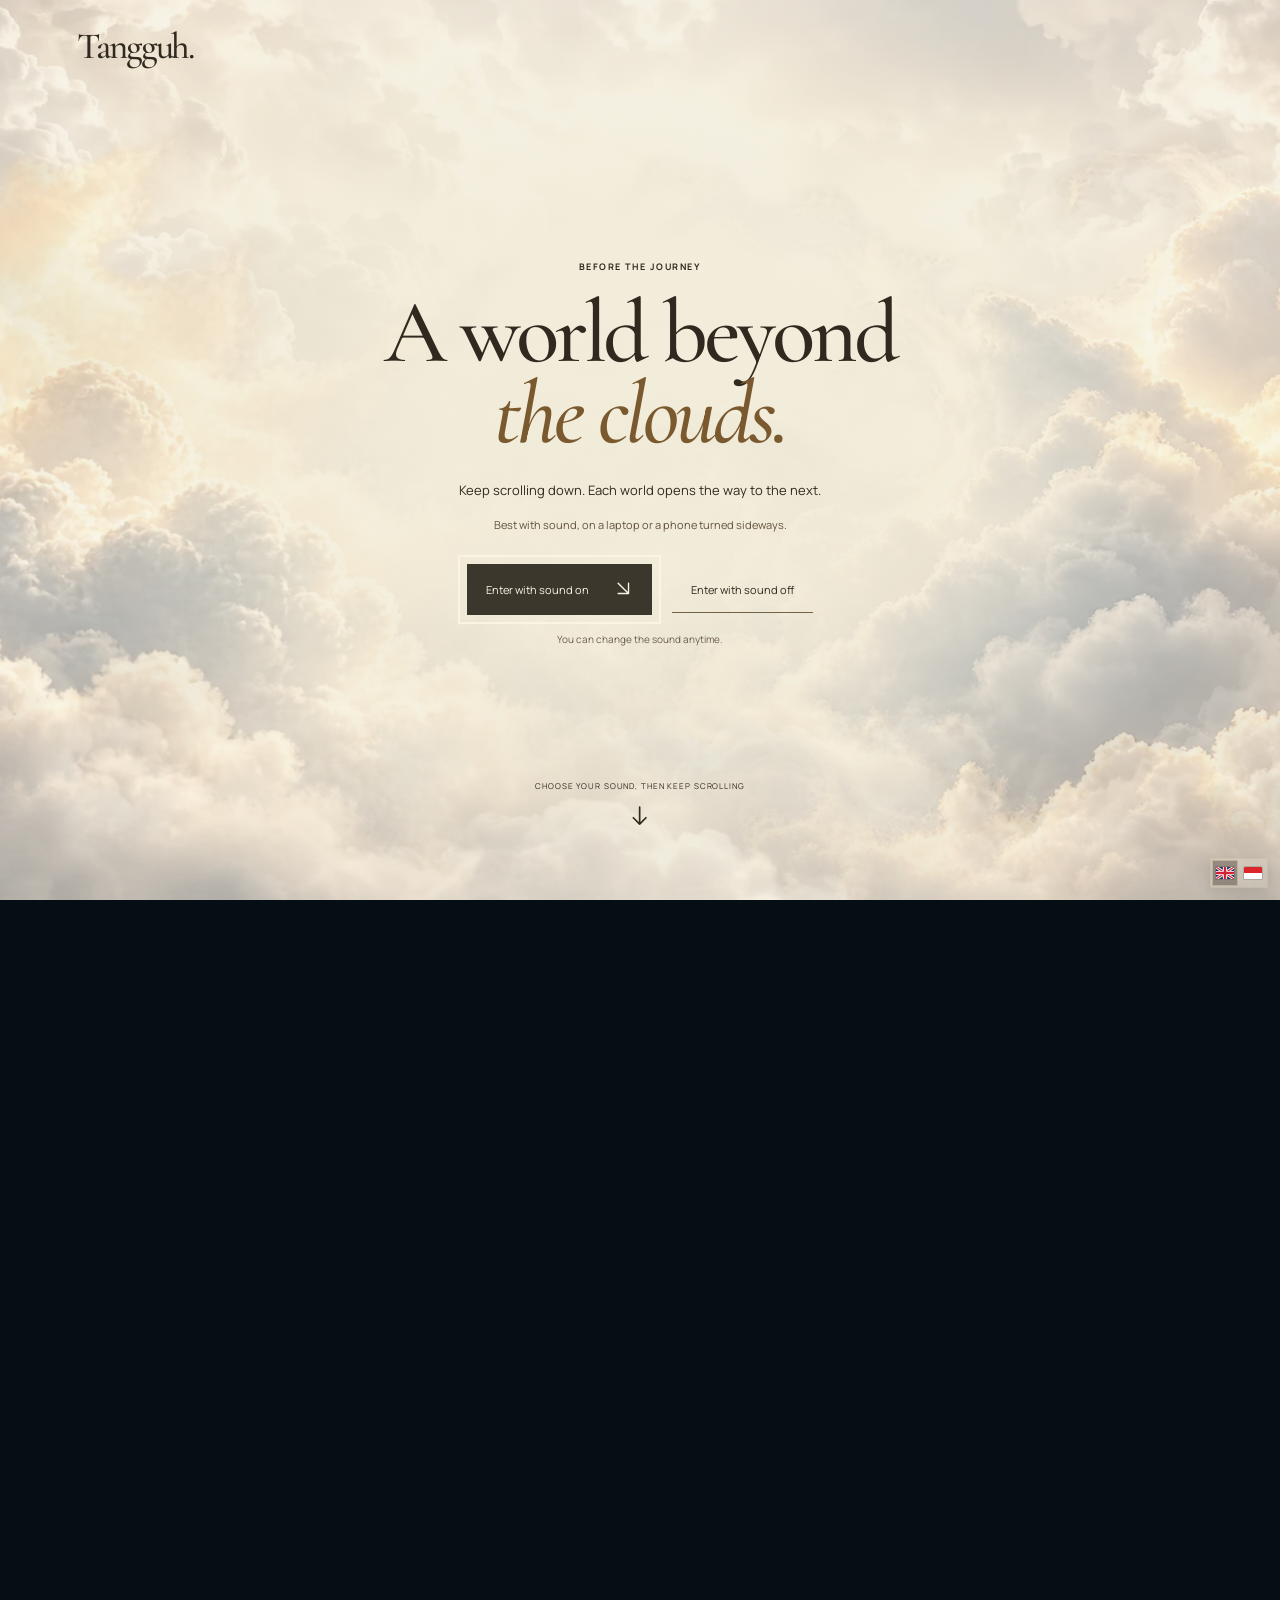
<file: index.html>
<!DOCTYPE html><html lang="en"><head><meta charset="utf-8"/><meta http-equiv="Content-Security-Policy" content="default-src 'self'; base-uri 'none'; object-src 'none'; frame-src 'none'; form-action 'none'; script-src 'self' 'sha256-9fuTq0BQgs848IZx7hYIyM4IbDNR0f4JjPVnY+hUxPI=' 'sha256-JkAdYzeuDZKQ/XvfkSl+iZzZrV3GEbHv4LZjmVHZ8TE=' 'sha256-OBTN3RiyCV4Bq7dFqZ5a2pAXjnCcCYeTJMO2I/LYKeo=' 'sha256-R2SZYQY6yyeEFvuQgISdLDebPpHwY4lkvdUnUzvbfY0=' 'sha256-URtxqns/1CmSgrfRdtK/n4ityncpmuT0KCBrgnbSCEg=' 'sha256-hG+r57g7zudbcV/Q8qNJij8L1lE6TwmHpa1Lcn9OsZg=' 'sha256-i1hxEg+iUAQeMlCcRJtHTiF5bK66CRfZNkPAdX174pI='; script-src-attr 'none'; style-src 'self' 'unsafe-inline'; img-src 'self' data: blob:; font-src 'self' data:; media-src 'self' blob:; connect-src 'self'; worker-src 'none'"/><meta name="referrer" content="strict-origin-when-cross-origin"/><link rel="preconnect" href="/" crossorigin=""/><meta name="viewport" content="width=device-width, initial-scale=1"/><link rel="preload" as="image" href="/assets/travel-cloud-cover.webp"/><link rel="preload" as="image" href="/assets/travel-cloud-left.webp"/><link rel="preload" as="image" href="/assets/travel-cloud-right.webp"/><link rel="preload" as="image" href="/assets/temple.webp"/><link rel="preload" as="image" href="/assets/pillars.webp"/><link rel="preload" as="image" href="/assets/statue.webp"/><link rel="preload" as="image" href="/assets/musashi-cave-landscape.webp"/><link rel="preload" as="image" href="/assets/cave-bat.webp"/><link rel="preload" as="image" href="/assets/sea-clean-v2.webp"/><link rel="preload" as="image" href="/assets/travel-time-tunnel.webp"/><link rel="stylesheet" href="/_next/static/chunks/1b9k95447yn0u.css" data-precedence="next"/><link rel="stylesheet" href="/_next/static/chunks/261q5c_850jcb.css" data-precedence="next"/><link rel="stylesheet" href="/_next/static/chunks/1x8bpigjts2bp.css" data-precedence="next"/><link rel="preload" as="script" fetchPriority="low" href="/_next/static/chunks/1ckvzn7sfprko.js"/><script src="/_next/static/chunks/1-nqmp1rl8kqt.js" async=""></script><script src="/_next/static/chunks/216iyidhmrh3u.js" async=""></script><script src="/_next/static/chunks/3zo13q3j-3u5e.js" async=""></script><script src="/_next/static/chunks/turbopack-3-ry682tkyiqk.js" async=""></script><script src="/_next/static/chunks/28-ty0a8v2uuf.js" async=""></script><script src="/_next/static/chunks/0tfy45cm1-ea4.js" async=""></script><script src="/_next/static/chunks/1ujy-y0v86dlp.js" async=""></script><script src="/_next/static/chunks/15g4kkpf95xn_.js" async=""></script><link rel="preload" as="image" href="/assets/travel-sunken-portal.webp"/><link rel="preload" as="image" href="/assets/workshop-machine-v2.webp"/><link rel="preload" as="image" href="/assets/cosmos-black-hole.webp"/><link rel="preload" as="image" href="/assets/cosmos-accretion-ring.webp"/><title>Tangguh.me — A journey through worlds</title><meta name="description" content="Tangguh’s portfolio. A visual journey from temples above the clouds to a universe of apps, websites and digital experiments."/><script src="/_next/static/chunks/0cz1d0mv5g_q7.js" noModule=""></script></head><body><div hidden=""><!--$--><!--/$--></div><dialog class="intro-clouds" data-state="welcome" data-motion="full" aria-labelledby="intro-title" aria-describedby="intro-guidance"><div class="intro-cloud-ground" aria-hidden="true"><img alt="" decoding="async" data-nimg="fill" style="position:absolute;height:100%;width:100%;left:0;top:0;right:0;bottom:0;color:transparent" src="/assets/travel-cloud-cover.webp"/></div><div class="intro-cloud-wing intro-cloud-wing-left" aria-hidden="true"><img alt="" decoding="async" data-nimg="fill" style="position:absolute;height:100%;width:100%;left:0;top:0;right:0;bottom:0;color:transparent" src="/assets/travel-cloud-left.webp"/></div><div class="intro-cloud-wing intro-cloud-wing-right" aria-hidden="true"><img alt="" decoding="async" data-nimg="fill" style="position:absolute;height:100%;width:100%;left:0;top:0;right:0;bottom:0;color:transparent" src="/assets/travel-cloud-right.webp"/></div><div class="intro-top"><span>Tangguh.</span></div><div class="language-switcher intro-language" role="group" aria-label="Language / Bahasa"><button type="button" aria-pressed="true" lang="en" title="English"><svg class="language-flag" data-flag="gb" viewBox="0 0 60 40" aria-hidden="true" focusable="false"><path fill="#17376b" d="M0 0h60v40H0z"></path><path d="m0 0 60 40M60 0 0 40" stroke="#fff" stroke-width="10"></path><path d="m0 0 60 40M60 0 0 40" stroke="#cf2335" stroke-width="4"></path><path d="M30 0v40M0 20h60" stroke="#fff" stroke-width="14"></path><path d="M30 0v40M0 20h60" stroke="#cf2335" stroke-width="8"></path></svg><span class="sr-only">EN English</span></button><button type="button" aria-pressed="false" lang="id" title="Bahasa Indonesia"><svg class="language-flag" data-flag="id" viewBox="0 0 60 40" aria-hidden="true" focusable="false"><path fill="#fff" d="M0 0h60v40H0z"></path><path fill="#dc242b" d="M0 0h60v20H0z"></path></svg><span class="sr-only">ID Bahasa Indonesia</span></button></div><div class="intro-message"><p class="intro-kicker">BEFORE THE JOURNEY</p><h1 id="intro-title">A world beyond<br/><em>the clouds.</em></h1><p id="intro-guidance">Keep scrolling down. Each world opens the way to the next.</p><p class="intro-recommendation">Best with sound, on a laptop or a phone turned sideways.</p><div class="intro-choices" aria-label="Choose your sound setting"><button type="button" class="intro-sound-on">Enter with sound on<span aria-hidden="true"><svg class="ui-arrow " data-ui-icon="down-right" viewBox="0 0 24 24" fill="none" stroke="currentColor" stroke-width="1.6" stroke-linecap="round" stroke-linejoin="round" aria-hidden="true" focusable="false"><path d="M6 6 18 18M6 18h12V6"></path></svg></span></button><button type="button" class="intro-sound-off">Enter with sound off</button></div><p class="intro-choice-note">You can change the sound anytime.</p></div><p class="intro-scroll-cue" aria-hidden="true">CHOOSE YOUR SOUND, THEN KEEP SCROLLING<span><svg class="ui-arrow " data-ui-icon="down" viewBox="0 0 24 24" fill="none" stroke="currentColor" stroke-width="1.6" stroke-linecap="round" stroke-linejoin="round" aria-hidden="true" focusable="false"><path d="M12 4v16m-6-6 6 6 6-6"></path></svg></span></p></dialog><div inert="" class="journey  " data-theme="light"><a class="skip-link" href="/portfolio/">Skip to work</a><header class="site-header"><a class="wordmark" href="#temple" aria-label="Tangguh, back to the beginning"><span class="animated-brand"><span class="brand-mythos" aria-hidden="true">Mythos<span class="wordmark-period">.</span></span><span class="brand-tangguh" aria-hidden="true">Tangguh<span class="wordmark-period">.</span></span><span class="sr-only">Tangguh</span></span></a><span class="header-caption">tangguh.me / <!-- -->A visual journey</span><nav class="header-nav" aria-label="Main navigation"><a href="/portfolio/">Work<!-- --> <span aria-hidden="true"><svg class="ui-arrow " data-ui-icon="up-right" viewBox="0 0 24 24" fill="none" stroke="currentColor" stroke-width="1.6" stroke-linecap="round" stroke-linejoin="round" aria-hidden="true" focusable="false"><path d="M6 18 18 6M6 6h12v12"></path></svg></span></a><button class="menu-button" aria-haspopup="dialog" aria-expanded="false">Explore<!-- --> <span class="menu-lines" aria-hidden="true"><i></i><i></i></span></button></nav></header><main id="journey"><section id="temple" class="world temple" aria-labelledby="temple-title"><div class="stage"><div class="camera-frame"><div class="backdrop"><img alt="" decoding="async" data-nimg="fill" class="art  " style="position:absolute;height:100%;width:100%;left:0;top:0;right:0;bottom:0;color:transparent" src="/assets/temple.webp"/></div><div class="temple-haze" aria-hidden="true"></div><div class="sky-clouds" aria-hidden="true"><div class="sky-cloud-drift sky-cloud-left ambient"><img alt="" loading="lazy" decoding="async" data-nimg="fill" class="art" style="position:absolute;height:100%;width:100%;left:0;top:0;right:0;bottom:0;color:transparent" src="/assets/travel-cloud-left.webp"/></div><div class="sky-cloud-drift sky-cloud-right ambient"><img alt="" loading="lazy" decoding="async" data-nimg="fill" class="art" style="position:absolute;height:100%;width:100%;left:0;top:0;right:0;bottom:0;color:transparent" src="/assets/travel-cloud-right.webp"/></div></div><div class="light-rig light-rig-sun" aria-hidden="true"><div class="light-rays ambient"><i style="--ray:0"></i><i style="--ray:1"></i></div></div><div class="pillars-layer" aria-hidden="true"><div data-float="-22"><img alt="" decoding="async" data-nimg="fill" class="art  " style="position:absolute;height:100%;width:100%;left:0;top:0;right:0;bottom:0;color:transparent" src="/assets/pillars.webp"/></div></div><div class="statue-layer" data-grounded="true" aria-hidden="true"><div><img alt="" decoding="async" data-nimg="fill" class="art art-contain " style="position:absolute;height:100%;width:100%;left:0;top:0;right:0;bottom:0;color:transparent" src="/assets/statue.webp"/></div></div><div class="olive-layer" data-travel="-12" aria-hidden="true"><div class="olive-sway ambient"><img alt="" loading="lazy" decoding="async" data-nimg="fill" class="art art-contain " style="position:absolute;height:100%;width:100%;left:0;top:0;right:0;bottom:0;color:transparent" src="/assets/olive-leaves.webp"/></div></div><div class="dust ambient " aria-hidden="true"><i style="left:11%;top:9%;animation-delay:0s;animation-duration:6s"></i><i style="left:48%;top:32%;animation-delay:-0.8s;animation-duration:7s"></i><i style="left:85%;top:55%;animation-delay:-1.6s;animation-duration:8s"></i><i style="left:22%;top:78%;animation-delay:-2.4000000000000004s;animation-duration:9s"></i><i style="left:59%;top:1%;animation-delay:-3.2s;animation-duration:10s"></i><i style="left:96%;top:24%;animation-delay:-4s;animation-duration:6s"></i><i style="left:33%;top:47%;animation-delay:-4.800000000000001s;animation-duration:7s"></i><i style="left:70%;top:70%;animation-delay:-5.6000000000000005s;animation-duration:8s"></i><i style="left:7%;top:93%;animation-delay:-6.4s;animation-duration:9s"></i><i style="left:44%;top:16%;animation-delay:-7.2s;animation-duration:10s"></i></div></div><div class="scene-copy temple-copy"><p class="eyebrow"><span class="small-rule"></span> <!-- -->IMAGINATION IS THE BEGINNING</p><h1 id="temple-title">Every work,<br/>a <em>world.</em></h1><p class="intro experience-hint">Keep scrolling down.<br/>Five worlds are waiting.</p><a class="text-link" href="#musashi">Begin the journey<!-- --> <span aria-hidden="true"><svg class="ui-arrow " data-ui-icon="down" viewBox="0 0 24 24" fill="none" stroke="currentColor" stroke-width="1.6" stroke-linecap="round" stroke-linejoin="round" aria-hidden="true" focusable="false"><path d="M12 4v16m-6-6 6 6 6-6"></path></svg></span></a></div><div class="hero-foot"><span>INTERACTIVE PORTFOLIO</span><span class="scroll-invitation"><i></i> <!-- -->SCROLL DOWN</span><span>01 / 05</span></div><div class="exit-curtain temple-exit" aria-hidden="true"></div></div></section><section id="musashi" class="world musashi" aria-labelledby="musashi-title"><div class="stage"><div class="camera-frame"><div class="backdrop"><div class="image-plane" data-ratio="2.5006305170239598" data-position="0.9"><img alt="" loading="eager" decoding="async" data-nimg="fill" class="art" style="position:absolute;height:100%;width:100%;left:0;top:0;right:0;bottom:0;color:transparent" src="/assets/musashi-cave-landscape.webp"/><i class="cave-mouth-anchor" aria-hidden="true"></i><div class="cave-bats" aria-hidden="true"><div class="cave-bat" style="--bat:0"><div class="bat-flap ambient"><img alt="" loading="eager" decoding="async" data-nimg="fill" class="art" style="position:absolute;height:100%;width:100%;left:0;top:0;right:0;bottom:0;color:transparent" src="/assets/cave-bat.webp"/></div></div><div class="cave-bat" style="--bat:1"><div class="bat-flap ambient"><img alt="" loading="eager" decoding="async" data-nimg="fill" class="art" style="position:absolute;height:100%;width:100%;left:0;top:0;right:0;bottom:0;color:transparent" src="/assets/cave-bat.webp"/></div></div><div class="cave-bat" style="--bat:2"><div class="bat-flap ambient"><img alt="" loading="eager" decoding="async" data-nimg="fill" class="art" style="position:absolute;height:100%;width:100%;left:0;top:0;right:0;bottom:0;color:transparent" src="/assets/cave-bat.webp"/></div></div><div class="cave-bat" style="--bat:3"><div class="bat-flap ambient"><img alt="" loading="eager" decoding="async" data-nimg="fill" class="art" style="position:absolute;height:100%;width:100%;left:0;top:0;right:0;bottom:0;color:transparent" src="/assets/cave-bat.webp"/></div></div><div class="cave-bat" style="--bat:4"><div class="bat-flap ambient"><img alt="" loading="eager" decoding="async" data-nimg="fill" class="art" style="position:absolute;height:100%;width:100%;left:0;top:0;right:0;bottom:0;color:transparent" src="/assets/cave-bat.webp"/></div></div><div class="cave-bat" style="--bat:5"><div class="bat-flap ambient"><img alt="" loading="eager" decoding="async" data-nimg="fill" class="art" style="position:absolute;height:100%;width:100%;left:0;top:0;right:0;bottom:0;color:transparent" src="/assets/cave-bat.webp"/></div></div><div class="cave-bat" style="--bat:6"><div class="bat-flap ambient"><img alt="" loading="eager" decoding="async" data-nimg="fill" class="art" style="position:absolute;height:100%;width:100%;left:0;top:0;right:0;bottom:0;color:transparent" src="/assets/cave-bat.webp"/></div></div><div class="cave-bat" style="--bat:7"><div class="bat-flap ambient"><img alt="" loading="eager" decoding="async" data-nimg="fill" class="art" style="position:absolute;height:100%;width:100%;left:0;top:0;right:0;bottom:0;color:transparent" src="/assets/cave-bat.webp"/></div></div><div class="cave-bat" style="--bat:8"><div class="bat-flap ambient"><img alt="" loading="eager" decoding="async" data-nimg="fill" class="art" style="position:absolute;height:100%;width:100%;left:0;top:0;right:0;bottom:0;color:transparent" src="/assets/cave-bat.webp"/></div></div><div class="cave-bat" style="--bat:9"><div class="bat-flap ambient"><img alt="" loading="eager" decoding="async" data-nimg="fill" class="art" style="position:absolute;height:100%;width:100%;left:0;top:0;right:0;bottom:0;color:transparent" src="/assets/cave-bat.webp"/></div></div><div class="cave-bat" style="--bat:10"><div class="bat-flap ambient"><img alt="" loading="eager" decoding="async" data-nimg="fill" class="art" style="position:absolute;height:100%;width:100%;left:0;top:0;right:0;bottom:0;color:transparent" src="/assets/cave-bat.webp"/></div></div></div></div></div><div class="manga-mark" aria-hidden="true">道</div><div class="pine-layer" data-travel="-4" aria-hidden="true"><div class="pine-sway ambient"><img alt="" loading="lazy" decoding="async" data-nimg="fill" class="art art-contain " style="position:absolute;height:100%;width:100%;left:0;top:0;right:0;bottom:0;color:transparent" src="/assets/ink-pine.webp"/></div></div><div class="swordsman-layer" aria-hidden="true"><div data-float="15"><div class="musashi-sequence" data-musashi-sequence="true" data-frame="0" data-loaded="0" aria-hidden="true"><img alt="" loading="lazy" decoding="async" data-nimg="fill" class="sequence-fallback" style="position:absolute;height:100%;width:100%;left:0;top:0;right:0;bottom:0;color:transparent" src="/assets/musashi-frame-01.webp"/><canvas></canvas></div></div></div><div class="grass-field" data-travel="-7" aria-hidden="true"><div class="grass-clump ambient" style="--clump:0"><img alt="" loading="lazy" decoding="async" data-nimg="fill" style="position:absolute;height:100%;width:100%;left:0;top:0;right:0;bottom:0;color:transparent" src="/assets/ink-grass.webp"/></div><div class="grass-clump ambient" style="--clump:1"><img alt="" loading="lazy" decoding="async" data-nimg="fill" style="position:absolute;height:100%;width:100%;left:0;top:0;right:0;bottom:0;color:transparent" src="/assets/ink-grass.webp"/></div><div class="grass-clump ambient" style="--clump:2"><img alt="" loading="lazy" decoding="async" data-nimg="fill" style="position:absolute;height:100%;width:100%;left:0;top:0;right:0;bottom:0;color:transparent" src="/assets/ink-grass.webp"/></div><div class="grass-clump ambient" style="--clump:3"><img alt="" loading="lazy" decoding="async" data-nimg="fill" style="position:absolute;height:100%;width:100%;left:0;top:0;right:0;bottom:0;color:transparent" src="/assets/ink-grass.webp"/></div><div class="grass-clump ambient" style="--clump:4"><img alt="" loading="lazy" decoding="async" data-nimg="fill" style="position:absolute;height:100%;width:100%;left:0;top:0;right:0;bottom:0;color:transparent" src="/assets/ink-grass.webp"/></div></div><div class="blade-slash" aria-hidden="true"></div></div><div class="scene-copy musashi-copy"><p class="eyebrow">II / <!-- -->THE WAY OF THE SWORD</p><h2 id="musashi-title">Refine<br/><span>every</span><br/><em>step.</em></h2><p>A place to try, repeat,<br/>and find the right form.</p><div class="ink-signature"><span>MIYAMOTO MUSASHI</span><small>A study in perseverance.</small></div></div><span class="vertical-note">TWO BLADES. ONE DIRECTION.</span><div class="exit-curtain musashi-exit" aria-hidden="true"></div></div></section><section id="cave" class="world cave" aria-labelledby="cave-title"><div class="stage"><div class="camera-frame"><div class="backdrop"><img alt="" loading="lazy" decoding="async" data-nimg="fill" class="art  " style="position:absolute;height:100%;width:100%;left:0;top:0;right:0;bottom:0;color:transparent" src="/assets/cave.webp"/></div><div class="dark-shade" aria-hidden="true"></div><div class="light-rig light-rig-mineral" aria-hidden="true"><div class="light-rays ambient"><i style="--ray:0"></i><i style="--ray:1"></i></div></div><div class="roots-layer" data-travel="-12" aria-hidden="true"><div data-float="-18"><div class="root-sway ambient"><img alt="" loading="lazy" decoding="async" data-nimg="fill" class="art  " style="position:absolute;height:100%;width:100%;left:0;top:0;right:0;bottom:0;color:transparent" src="/assets/roots.webp"/></div></div></div><div class="crystals-layer" data-travel="-15" aria-hidden="true"><div data-float="-35"><img alt="" loading="lazy" decoding="async" data-nimg="fill" class="art  " style="position:absolute;height:100%;width:100%;left:0;top:0;right:0;bottom:0;color:transparent" src="/assets/crystals.webp"/></div></div><div class="dust ambient mineral-dust" aria-hidden="true"><i style="left:11%;top:9%;animation-delay:0s;animation-duration:6s"></i><i style="left:48%;top:32%;animation-delay:-0.8s;animation-duration:7s"></i><i style="left:85%;top:55%;animation-delay:-1.6s;animation-duration:8s"></i><i style="left:22%;top:78%;animation-delay:-2.4000000000000004s;animation-duration:9s"></i><i style="left:59%;top:1%;animation-delay:-3.2s;animation-duration:10s"></i><i style="left:96%;top:24%;animation-delay:-4s;animation-duration:6s"></i><i style="left:33%;top:47%;animation-delay:-4.800000000000001s;animation-duration:7s"></i><i style="left:70%;top:70%;animation-delay:-5.6000000000000005s;animation-duration:8s"></i><i style="left:7%;top:93%;animation-delay:-6.4s;animation-duration:9s"></i><i style="left:44%;top:16%;animation-delay:-7.2s;animation-duration:10s"></i></div></div><div class="scene-copy cave-copy"><p class="eyebrow">III / <!-- -->BENEATH THE SURFACE</p><h2 id="cave-title">Ideas unearthed.<br/><em>Work discovered.</em></h2><p>There is always another world beneath the surface.</p><div class="project-empty cave-waypoint"><span class="empty-symbol" aria-hidden="true"><svg class="ui-arrow " data-ui-icon="down" viewBox="0 0 24 24" fill="none" stroke="currentColor" stroke-width="1.6" stroke-linecap="round" stroke-linejoin="round" aria-hidden="true" focusable="false"><path d="M12 4v16m-6-6 6 6 6-6"></path></svg></span><div><h3>Follow the light below.</h3><p>The journey continues through water.</p></div></div></div><span class="environment-note">SOME THINGS ARE WORTH DIGGING FOR.</span><div class="exit-curtain cave-exit" aria-hidden="true"></div></div></section><section id="ocean" class="world ocean" aria-labelledby="ocean-title"><div class="stage"><div class="camera-frame"><div class="backdrop"><div class="image-plane" data-ratio="2.3896424167694206" data-position="0.5"><img alt="" loading="eager" decoding="async" data-nimg="fill" class="art" style="position:absolute;height:100%;width:100%;left:0;top:0;right:0;bottom:0;color:transparent" src="/assets/sea-clean-v2.webp"/><div class="ocean-whale-path" aria-hidden="true"><div class="ocean-whale ambient"><div class="whale-swim ambient"><img alt="" loading="lazy" decoding="async" data-nimg="fill" class="art" style="position:absolute;height:100%;width:100%;left:0;top:0;right:0;bottom:0;color:transparent" src="/assets/ocean-blue-whale.webp"/></div></div></div><div class="portal-node" aria-hidden="true"><div class="vortex portal-heart"><div class="vortex-spin ambient"><div class="vortex-photo"><img alt="" loading="eager" decoding="async" data-nimg="fill" class="art" style="position:absolute;height:100%;width:100%;left:0;top:0;right:0;bottom:0;color:transparent" src="/assets/travel-time-tunnel.webp"/></div></div><div class="vortex-counter ambient"><div class="vortex-photo"><img alt="" loading="eager" decoding="async" data-nimg="fill" class="art" style="position:absolute;height:100%;width:100%;left:0;top:0;right:0;bottom:0;color:transparent" src="/assets/travel-time-tunnel.webp"/></div></div><div class="vortex-core ambient"></div></div><img alt="" loading="eager" decoding="async" data-nimg="fill" class="art" style="position:absolute;height:100%;width:100%;left:0;top:0;right:0;bottom:0;color:transparent" src="/assets/travel-sunken-portal.webp"/><div class="portal-halo ambient"></div><div class="portal-orbit"><i class="ambient" style="--shard:0"></i><i class="ambient" style="--shard:1"></i><i class="ambient" style="--shard:2"></i><i class="ambient" style="--shard:3"></i><i class="ambient" style="--shard:4"></i><i class="ambient" style="--shard:5"></i><i class="ambient" style="--shard:6"></i></div></div></div></div><div class="ocean-shade" aria-hidden="true"></div><div class="water-caustics" data-travel="-8" aria-hidden="true"></div><div class="light-rig light-rig-water" aria-hidden="true"><div class="light-rays ambient"><i style="--ray:0"></i><i style="--ray:1"></i></div></div><div class="sea-ruin-layer" data-sea-layer="true" data-travel="-12" aria-hidden="true"><div data-float="25"><img alt="" loading="lazy" decoding="async" data-nimg="fill" class="art art-contain " style="position:absolute;height:100%;width:100%;left:0;top:0;right:0;bottom:0;color:transparent" src="/assets/sea-ruin.webp"/></div></div><div class="sea-kelp-layer" data-sea-layer="true" data-travel="-9" aria-hidden="true"><div class="kelp-sway ambient"><img alt="" loading="lazy" decoding="async" data-nimg="fill" class="art art-contain " style="position:absolute;height:100%;width:100%;left:0;top:0;right:0;bottom:0;color:transparent" src="/assets/sea-kelp.webp"/></div></div><div class="sea-jellies-layer" data-sea-layer="true" data-travel="-5" aria-hidden="true"><div class="jelly-drift ambient"><img alt="" loading="lazy" decoding="async" data-nimg="fill" class="art art-contain " style="position:absolute;height:100%;width:100%;left:0;top:0;right:0;bottom:0;color:transparent" src="/assets/sea-jellies.webp"/></div></div><div class="bubble-field ambient" aria-hidden="true"><i style="--bubble:0"></i><i style="--bubble:1"></i><i style="--bubble:2"></i><i style="--bubble:3"></i><i style="--bubble:4"></i><i style="--bubble:5"></i><i style="--bubble:6"></i><i style="--bubble:7"></i><i style="--bubble:8"></i></div><div class="dust ambient water-dust" aria-hidden="true"><i style="left:11%;top:9%;animation-delay:0s;animation-duration:6s"></i><i style="left:48%;top:32%;animation-delay:-0.8s;animation-duration:7s"></i><i style="left:85%;top:55%;animation-delay:-1.6s;animation-duration:8s"></i><i style="left:22%;top:78%;animation-delay:-2.4000000000000004s;animation-duration:9s"></i><i style="left:59%;top:1%;animation-delay:-3.2s;animation-duration:10s"></i><i style="left:96%;top:24%;animation-delay:-4s;animation-duration:6s"></i><i style="left:33%;top:47%;animation-delay:-4.800000000000001s;animation-duration:7s"></i><i style="left:70%;top:70%;animation-delay:-5.6000000000000005s;animation-duration:8s"></i><i style="left:7%;top:93%;animation-delay:-6.4s;animation-duration:9s"></i><i style="left:44%;top:16%;animation-delay:-7.2s;animation-duration:10s"></i></div></div><div class="scene-copy ocean-copy"><p class="eyebrow">IV / <!-- -->THE SUNKEN ARCHIVE</p><h2 id="ocean-title">More remains<br/><em>out of sight.</em></h2><p>Small experiments. Other possibilities.<br/>A place for the next story.</p><a class="text-link light-link" href="#workshop">Meet the maker<!-- --> <span aria-hidden="true"><svg class="ui-arrow " data-ui-icon="down" viewBox="0 0 24 24" fill="none" stroke="currentColor" stroke-width="1.6" stroke-linecap="round" stroke-linejoin="round" aria-hidden="true" focusable="false"><path d="M12 4v16m-6-6 6 6 6-6"></path></svg></span></a></div><div class="depth-marker" aria-hidden="true"><i></i><span>DEEPER</span><i></i></div><div class="exit-curtain ocean-exit" aria-hidden="true"></div></div></section><section id="workshop" class="world workshop" aria-labelledby="workshop-title"><div class="stage"><div class="camera-frame machine-camera"><div class="backdrop time-machine-layer"><div class="image-plane" data-ratio="1.7768331562167907" data-position="0.8"><img alt="" loading="eager" decoding="async" data-nimg="fill" class="art" style="position:absolute;height:100%;width:100%;left:0;top:0;right:0;bottom:0;color:transparent" src="/assets/workshop-machine-v2.webp"/><div class="machine-display"><div class="machine-screen-motion ambient"><div class="black-hole-image "><div class="black-hole-core"></div><img alt="" loading="eager" decoding="async" data-nimg="fill" class="art" style="position:absolute;height:100%;width:100%;left:0;top:0;right:0;bottom:0;color:transparent" src="/assets/cosmos-black-hole.webp"/><div class="accretion-aperture"><div class="accretion-orbit accretion-back"><div class="accretion-plane"><div class="accretion-flow ambient"><img alt="" loading="eager" decoding="async" data-nimg="fill" class="art" style="position:absolute;height:100%;width:100%;left:0;top:0;right:0;bottom:0;color:transparent" src="/assets/cosmos-accretion-ring.webp"/></div></div></div><div class="accretion-orbit accretion-front"><div class="accretion-plane"><div class="accretion-flow ambient"><img alt="" loading="eager" decoding="async" data-nimg="fill" class="art" style="position:absolute;height:100%;width:100%;left:0;top:0;right:0;bottom:0;color:transparent" src="/assets/cosmos-accretion-ring.webp"/></div></div></div></div></div></div></div><div class="machine-papers" aria-hidden="true"><div class="machine-paper paper-shape-0" style="left:40%;top:69%;width:12%;--paper:0"><div class="paper-flutter ambient"><img alt="" loading="lazy" decoding="async" data-nimg="fill" class="art" style="position:absolute;height:100%;width:100%;left:0;top:0;right:0;bottom:0;color:transparent" src="/assets/machine-flying-paper.webp"/></div></div><div class="machine-paper paper-shape-2" style="left:53%;top:80%;width:8%;--paper:1"><div class="paper-flutter ambient"><img alt="" loading="lazy" decoding="async" data-nimg="fill" class="art" style="position:absolute;height:100%;width:100%;left:0;top:0;right:0;bottom:0;color:transparent" src="/assets/machine-paper-torn.webp"/></div></div><div class="machine-paper paper-shape-3" style="left:83%;top:76%;width:14%;--paper:2"><div class="paper-flutter ambient"><img alt="" loading="lazy" decoding="async" data-nimg="fill" class="art" style="position:absolute;height:100%;width:100%;left:0;top:0;right:0;bottom:0;color:transparent" src="/assets/machine-paper-scroll.webp"/></div></div><div class="machine-paper paper-shape-1" style="left:92%;top:58%;width:9%;--paper:3"><div class="paper-flutter ambient"><img alt="" loading="lazy" decoding="async" data-nimg="fill" class="art" style="position:absolute;height:100%;width:100%;left:0;top:0;right:0;bottom:0;color:transparent" src="/assets/machine-paper-folded.webp"/></div></div><div class="machine-paper paper-shape-3" style="left:39%;top:45%;width:11%;--paper:4"><div class="paper-flutter ambient"><img alt="" loading="lazy" decoding="async" data-nimg="fill" class="art" style="position:absolute;height:100%;width:100%;left:0;top:0;right:0;bottom:0;color:transparent" src="/assets/machine-paper-scroll.webp"/></div></div><div class="machine-paper paper-shape-0" style="left:62%;top:91%;width:7%;--paper:5"><div class="paper-flutter ambient"><img alt="" loading="lazy" decoding="async" data-nimg="fill" class="art" style="position:absolute;height:100%;width:100%;left:0;top:0;right:0;bottom:0;color:transparent" src="/assets/machine-flying-paper.webp"/></div></div><div class="machine-paper paper-shape-2" style="left:88%;top:35%;width:10%;--paper:6"><div class="paper-flutter ambient"><img alt="" loading="lazy" decoding="async" data-nimg="fill" class="art" style="position:absolute;height:100%;width:100%;left:0;top:0;right:0;bottom:0;color:transparent" src="/assets/machine-paper-torn.webp"/></div></div></div></div></div><div class="workshop-shade" aria-hidden="true"></div><div class="light-rig light-rig-amber" aria-hidden="true"><div class="light-rays ambient"><i style="--ray:0"></i><i style="--ray:1"></i></div></div><div class="dust ambient " aria-hidden="true"><i style="left:11%;top:9%;animation-delay:0s;animation-duration:6s"></i><i style="left:48%;top:32%;animation-delay:-0.8s;animation-duration:7s"></i><i style="left:85%;top:55%;animation-delay:-1.6s;animation-duration:8s"></i><i style="left:22%;top:78%;animation-delay:-2.4000000000000004s;animation-duration:9s"></i><i style="left:59%;top:1%;animation-delay:-3.2s;animation-duration:10s"></i><i style="left:96%;top:24%;animation-delay:-4s;animation-duration:6s"></i><i style="left:33%;top:47%;animation-delay:-4.800000000000001s;animation-duration:7s"></i><i style="left:70%;top:70%;animation-delay:-5.6000000000000005s;animation-duration:8s"></i><i style="left:7%;top:93%;animation-delay:-6.4s;animation-duration:9s"></i><i style="left:44%;top:16%;animation-delay:-7.2s;animation-duration:10s"></i></div></div><div class="scene-copy workshop-copy"><p class="eyebrow">V / <!-- -->THE MAKER’S ROOM</p><h2 id="workshop-title">The past.<br/><em>The future.</em></h2><p>A doorway to the future, right on this desk.<br/>Scroll to enter the time machine.</p><a class="text-link light-link" href="#temple">Return to the beginning<!-- --> <span aria-hidden="true"><svg class="ui-arrow " data-ui-icon="up" viewBox="0 0 24 24" fill="none" stroke="currentColor" stroke-width="1.6" stroke-linecap="round" stroke-linejoin="round" aria-hidden="true" focusable="false"><path d="M12 20V4m-6 6 6-6 6 6"></path></svg></span></a></div><div class="machine-gateway" aria-hidden="true"><div class="machine-black-hole"><div class="black-hole-image "><div class="black-hole-core"></div><img alt="" loading="eager" decoding="async" data-nimg="fill" class="art" style="position:absolute;height:100%;width:100%;left:0;top:0;right:0;bottom:0;color:transparent" src="/assets/cosmos-black-hole.webp"/><div class="accretion-aperture"><div class="accretion-orbit accretion-back"><div class="accretion-plane"><div class="accretion-flow ambient"><img alt="" loading="eager" decoding="async" data-nimg="fill" class="art" style="position:absolute;height:100%;width:100%;left:0;top:0;right:0;bottom:0;color:transparent" src="/assets/cosmos-accretion-ring.webp"/></div></div></div><div class="accretion-orbit accretion-front"><div class="accretion-plane"><div class="accretion-flow ambient"><img alt="" loading="eager" decoding="async" data-nimg="fill" class="art" style="position:absolute;height:100%;width:100%;left:0;top:0;right:0;bottom:0;color:transparent" src="/assets/cosmos-accretion-ring.webp"/></div></div></div></div></div></div></div><a href="/portfolio/?arrival=machine" class="machine-entry-link">Enter the work universe<!-- --> <span aria-hidden="true"><svg class="ui-arrow " data-ui-icon="up-right" viewBox="0 0 24 24" fill="none" stroke="currentColor" stroke-width="1.6" stroke-linecap="round" stroke-linejoin="round" aria-hidden="true" focusable="false"><path d="M6 18 18 6M6 6h12v12"></path></svg></span></a><footer class="site-footer"><span>TANGGUH / <!-- -->A PLACE TO CREATE</span><a href="/portfolio/#kontak">Work &amp; contact<!-- --> <svg class="ui-arrow " data-ui-icon="up-right" viewBox="0 0 24 24" fill="none" stroke="currentColor" stroke-width="1.6" stroke-linecap="round" stroke-linejoin="round" aria-hidden="true" focusable="false"><path d="M6 18 18 6M6 6h12v12"></path></svg></a><button>Back to top<!-- --> <svg class="ui-arrow " data-ui-icon="up" viewBox="0 0 24 24" fill="none" stroke="currentColor" stroke-width="1.6" stroke-linecap="round" stroke-linejoin="round" aria-hidden="true" focusable="false"><path d="M12 20V4m-6 6 6-6 6 6"></path></svg></button></footer></div></section></main><aside class="chapter-rail" aria-label="Choose a world"><a href="#temple" class="active" aria-label="01. Above the clouds" aria-current="location"><span>01</span><i></i><b>Above the clouds</b></a><a href="#musashi" class="" aria-label="02. The way of the sword"><span>02</span><i></i><b>The way of the sword</b></a><a href="#cave" class="" aria-label="03. Beneath the surface"><span>03</span><i></i><b>Beneath the surface</b></a><a href="#ocean" class="" aria-label="04. The sunken archive"><span>04</span><i></i><b>The sunken archive</b></a><a href="#workshop" class="" aria-label="05. The maker’s room"><span>05</span><i></i><b>The maker’s room</b></a></aside><div class="journey-tools"><span class="current-world">01<!-- --> / <!-- -->THE CELESTIAL GATE</span><button class="motion-toggle" aria-pressed="false"><span class="motion-symbol" aria-hidden="true"><i></i><i></i><i></i></span>Full motion</button></div><div class="reading-progress" aria-hidden="true"><div></div></div><dialog class="chapter-menu" aria-labelledby="menu-title"><div class="menu-panel"><div class="menu-top"><span class="wordmark">Tangguh.</span><button aria-label="Close menu">Close<!-- --> <span aria-hidden="true"><svg class="ui-arrow " data-ui-icon="close" viewBox="0 0 24 24" fill="none" stroke="currentColor" stroke-width="1.6" stroke-linecap="round" stroke-linejoin="round" aria-hidden="true" focusable="false"><path d="M6 6l12 12M18 6 6 18"></path></svg></span></button></div><p id="menu-title" class="eyebrow">CHOOSE YOUR WAY IN</p><nav aria-label="World list"><a href="#temple"><span>01</span><strong>Above the clouds</strong><small>THE CELESTIAL GATE</small><b aria-hidden="true"><svg class="ui-arrow " data-ui-icon="up-right" viewBox="0 0 24 24" fill="none" stroke="currentColor" stroke-width="1.6" stroke-linecap="round" stroke-linejoin="round" aria-hidden="true" focusable="false"><path d="M6 18 18 6M6 6h12v12"></path></svg></b></a><a href="#musashi"><span>02</span><strong>The way of the sword</strong><small>THE WAY OF THE SWORD</small><b aria-hidden="true"><svg class="ui-arrow " data-ui-icon="up-right" viewBox="0 0 24 24" fill="none" stroke="currentColor" stroke-width="1.6" stroke-linecap="round" stroke-linejoin="round" aria-hidden="true" focusable="false"><path d="M6 18 18 6M6 6h12v12"></path></svg></b></a><a href="#cave"><span>03</span><strong>Beneath the surface</strong><small>THE HIDDEN WORKS</small><b aria-hidden="true"><svg class="ui-arrow " data-ui-icon="up-right" viewBox="0 0 24 24" fill="none" stroke="currentColor" stroke-width="1.6" stroke-linecap="round" stroke-linejoin="round" aria-hidden="true" focusable="false"><path d="M6 18 18 6M6 6h12v12"></path></svg></b></a><a href="#ocean"><span>04</span><strong>The sunken archive</strong><small>THE SUNKEN ARCHIVE</small><b aria-hidden="true"><svg class="ui-arrow " data-ui-icon="up-right" viewBox="0 0 24 24" fill="none" stroke="currentColor" stroke-width="1.6" stroke-linecap="round" stroke-linejoin="round" aria-hidden="true" focusable="false"><path d="M6 18 18 6M6 6h12v12"></path></svg></b></a><a href="#workshop"><span>05</span><strong>The maker’s room</strong><small>THE MAKER’S ROOM</small><b aria-hidden="true"><svg class="ui-arrow " data-ui-icon="up-right" viewBox="0 0 24 24" fill="none" stroke="currentColor" stroke-width="1.6" stroke-linecap="round" stroke-linejoin="round" aria-hidden="true" focusable="false"><path d="M6 18 18 6M6 6h12v12"></path></svg></b></a></nav><p class="menu-bottom">Five worlds. One journey through imagination.</p></div></dialog></div><!--$--><!--/$--><div class="language-switcher language-global" role="group" aria-label="Language / Bahasa"><button type="button" aria-pressed="true" lang="en" title="English"><svg class="language-flag" data-flag="gb" viewBox="0 0 60 40" aria-hidden="true" focusable="false"><path fill="#17376b" d="M0 0h60v40H0z"></path><path d="m0 0 60 40M60 0 0 40" stroke="#fff" stroke-width="10"></path><path d="m0 0 60 40M60 0 0 40" stroke="#cf2335" stroke-width="4"></path><path d="M30 0v40M0 20h60" stroke="#fff" stroke-width="14"></path><path d="M30 0v40M0 20h60" stroke="#cf2335" stroke-width="8"></path></svg><span class="sr-only">EN English</span></button><button type="button" aria-pressed="false" lang="id" title="Bahasa Indonesia"><svg class="language-flag" data-flag="id" viewBox="0 0 60 40" aria-hidden="true" focusable="false"><path fill="#fff" d="M0 0h60v40H0z"></path><path fill="#dc242b" d="M0 0h60v20H0z"></path></svg><span class="sr-only">ID Bahasa Indonesia</span></button></div><button type="button" class="world-sound " data-world-sound="true" data-realm="temple" data-state="off" aria-pressed="false" aria-label="Turn world sound on" title="The soundtrack follows the world you are exploring."><svg aria-hidden="true" viewBox="0 0 24 24" fill="none"><path d="M4 9h4l5-4v14l-5-4H4Z"></path><path d="m17 9 5 6m0-6-5 6"></path></svg><span>Sound off</span></button><script id="_R_">(globalThis["TURBOPACK"] || (globalThis["TURBOPACK"] = [])).push({"otherChunks":["static/chunks/1ckvzn7sfprko.js","static/chunks/1-nqmp1rl8kqt.js","static/chunks/216iyidhmrh3u.js","static/chunks/3zo13q3j-3u5e.js"],"runtimeModuleIds":[94553]});</script><script src="/_next/static/chunks/1ckvzn7sfprko.js" async=""></script><script>(self.__next_f=self.__next_f||[]).push([0])</script><script>self.__next_f.push([1,"1:\"$Sreact.fragment\"\n2:\"/_next/static/chunks/28-ty0a8v2uuf.js\"\n3:\"LanguageProvider\"\n4:I[13865,[\"$2\"],\"$3\"]\n5:I[39756,[\"$2\"],\"default\"]\n6:I[37457,[\"$2\"],\"default\"]\n7:\"LanguageSwitcher\"\n8:I[13865,[\"$2\"],\"$7\"]\n9:I[63287,[\"$2\"],\"WorldAudio\"]\nb:\"/_next/static/chunks/0tfy45cm1-ea4.js\"\nc:\"/_next/static/chunks/1ujy-y0v86dlp.js\"\nd:\"/_next/static/chunks/15g4kkpf95xn_.js\"\ne:I[83833,[\"$2\",\"$b\",\"$c\",\"$d\"],\"Journey\"]\nf:I[97367,[\"$2\"],\"OutletBoundary\"]\n10:\"$Sreact.suspense\"\n12:\"ViewportBoundary\"\n13:I[97367,[\"$2\"],\"$12\"]\n15:\"MetadataBoundary\"\n16:I[97367,[\"$2\"],\"$15\"]\n18:I[68027,[\"$2\"],\"default\",1]\n:HL[\"/_next/static/chunks/1b9k95447yn0u.css\",\"style\"]\n:HL[\"/_next/static/chunks/261q5c_850jcb.css\",\"style\"]\n:HC[\"/\",\"\"]\n:HL[\"/_next/static/chunks/1x8bpigjts2bp.css\",\"style\"]\na:[[\"children\",{\"s\":\"__PAGE__\",\"h\":512,\"d\":{\"r\":[\"$\",\"$1\",\"c\",{\"children\":[[\"$\",\"$Le\",null,{}],[[\"$\",\"link\",\"0\",{\"rel\":\"stylesheet\",\"href\":\"/_next/static/chunks/1x8bpigjts2bp.css\",\"precedence\":\"next\",\"crossOrigin\":\"$undefined\",\"nonce\":\"$undefined\"}],[\"$\",\"script\",\"script-0\",{\"src\":\"/_next/static/chunks/0tfy45cm1-ea4.js\",\"async\":true,\"nonce\":\"$undefined\"}],[\"$\",\"script\",\"script-1\",{\"src\":\"/_next/static/chunks/1ujy-y0v86dlp.js\",\"async\":true,\"nonce\":\"$undefined\"}],[\"$\",\"script\",\"script-2\",{\"src\":\"/_next/static/chunks/15g4kkpf95xn_.js\",\"async\":true,\"nonce\":\"$undefined\"}]],[\"$\",\"$Lf\",null,{\"children\":[\"$\",\"$10\",null,{\"name\":\"Next.MetadataOutlet\",\"children\":\"$@11\"}]}]]}],\"p\":false,\"v\":null}}]]\n0:{\"P\":null,\"c\":[\"\",\"\"],\"q\":\"\",\"i\":false,\"t\":{\"t\":{\"s\":\"\",\"h\":528,\"d\":{\"r\":[\"$\",\"$1\",\"c\",{\"children\":[[[\"$\",\"link\",\"0\",{\"rel\":\"stylesheet\",\"href\":\"/_next/static/chunks/1b9k95447yn0u.css\",\"precedence\":\"next\",\"crossOrigin\":\"$undefined\",\"nonce\":\"$undefined\"}],[\"$\",\"link\",\"1\",{\"rel\":\"stylesheet\",\"href\":\"/_next/static/chunks/261q5c_850jcb.css\",\"precedence\":\"next\",\"crossOrigin\":\"$undefined\",\"nonce\":\"$undefined\"}],[\"$\",\"script\",\"script-0\",{\"src\":\"/_next/static/chunks/28-ty0a8v2uuf.js\",\"async\":true,\"nonce\":\"$undefined\"}]],[\"$\",\"html\",null,{\"lang\":\"en\",\"suppressHydrationWarning\":true,\"children\":[\"$\",\"body\",null,{\"children\":[\"$\",\"$L4\",null,{\"children\":[[\"$\",\"$L5\",null,{\"parallelRouterKey\":\"children\",\"error\":\"$undefined\",\"errorStyles\":\"$undefined\",\"errorScripts\":\"$undefined\",\"template\":[\"$\",\"$L6\",null,{}],\"templateStyles\":\"$undefined\",\"templateScripts\":\"$undefined\",\"notFound\":[[[\"$\",\"title\",null,{\"children\":\"404: This page could not be found.\"}],[\"$\",\"div\",null,{\"style\":{\"fontFamily\":\"system-ui,\\\"Segoe UI\\\",Roboto,Helvetica,Arial,sans-serif,\\\"Apple Color Emoji\\\",\\\"Segoe UI Emoji\\\"\",\"height\":\"100vh\",\"textAlign\":\"center\",\"display\":\"flex\",\"flexDirection\":\"column\",\"alignItems\":\"center\",\"justifyContent\":\"center\"},\"children\":[\"$\",\"div\",null,{\"children\":[[\"$\",\"style\",null,{\"dangerouslySetInnerHTML\":{\"__html\":\"body{color:#000;background:#fff;margin:0}.next-error-h1{border-right:1px solid rgba(0,0,0,.3)}@media (prefers-color-scheme:dark){body{color:#fff;background:#000}.next-error-h1{border-right:1px solid rgba(255,255,255,.3)}}\"}}],[\"$\",\"h1\",null,{\"className\":\"next-error-h1\",\"style\":{\"display\":\"inline-block\",\"margin\":\"0 20px 0 0\",\"padding\":\"0 23px 0 0\",\"fontSize\":24,\"fontWeight\":500,\"verticalAlign\":\"top\",\"lineHeight\":\"49px\"},\"children\":404}],[\"$\",\"div\",null,{\"style\":{\"display\":\"inline-block\"},\"children\":[\"$\",\"h2\",null,{\"style\":{\"fontSize\":14,\"fontWeight\":400,\"lineHeight\":\"49px\",\"margin\":0},\"children\":\"This page could not be found.\"}]}]]}]}]],[]],\"forbidden\":\"$undefined\",\"unauthorized\":\"$undefined\"}],[\"$\",\"$L8\",null,{\"className\":\"language-global\"}],[\"$\",\"$L9\",null,{}]]}]}]}]]}],\"p\":false,\"v\":null},\"c\":\"$Qa\"},\"h\":{\"r\":[\"$\",\"$1\",\"h\",{\"children\":[null,[\"$\",\"$L13\",null,{\"children\":\"$L14\"}],[\"$\",\"$L16\",null,{\"children\":[[\"$\",\"div\",null,{\"hidden\":true,\"children\":[\"$\",\"$10\",null,{\"name\":\"Next.Metadata\",\"children\":\"$L17\"}]}],null]}],null]}],\"p\":false,\"v\":null}},\"m\":\"$undefined\",\"G\":[\"$18\",[[\"$\",\"link\",\"0\",{\"rel\":\"stylesheet\",\"href\":\"/_next/static/chunks/1b9k95447yn0u.css\",\"precedence\":\"next\",\"crossOrigin\":\"$undefined\",\"nonce\":\"$undefined\"}],[\"$\",\"link\",\"1\",{\"rel\":\"stylesheet\",\"href\":\"/_next/static/chunks/261q5c_850jcb.css\",\"precedence\":\"next\",\"crossOrigin\":\"$undefined\",\"nonce\":\"$undefined\"}]]],\"S\":true,\"r\":\"$undefined\",\"s\":\"$undefined\",\"a\":\"$undefined\",\"l\":\"$undefined\",\"p\":\"$undefined\",\"d\":\"$undefined\",\"b\":\"LHPcw2wSRbZwIsb4yTazm\"}\n14:[[\"$\",\"meta\",\"0\",{\"charSet\":\"utf-8\"}],[\"$\",\"meta\",\"1\",{\"name\":\"viewport\",\"content\":\"width=device-width, initial-scale=1\"}]]\n11:null\n17:[[\"$\",\"title\",\"0\",{\"children\":\"Tangguh.me — A journey through worlds\"}],[\"$\",\"meta\",\"1\",{\"name\":\"description\",\"content\":\"Tangguh’s portfolio. A visual journey from temples above the clouds to a universe of apps, websites and digital experiments.\"}]]\n"])</script></body></html>
</file>
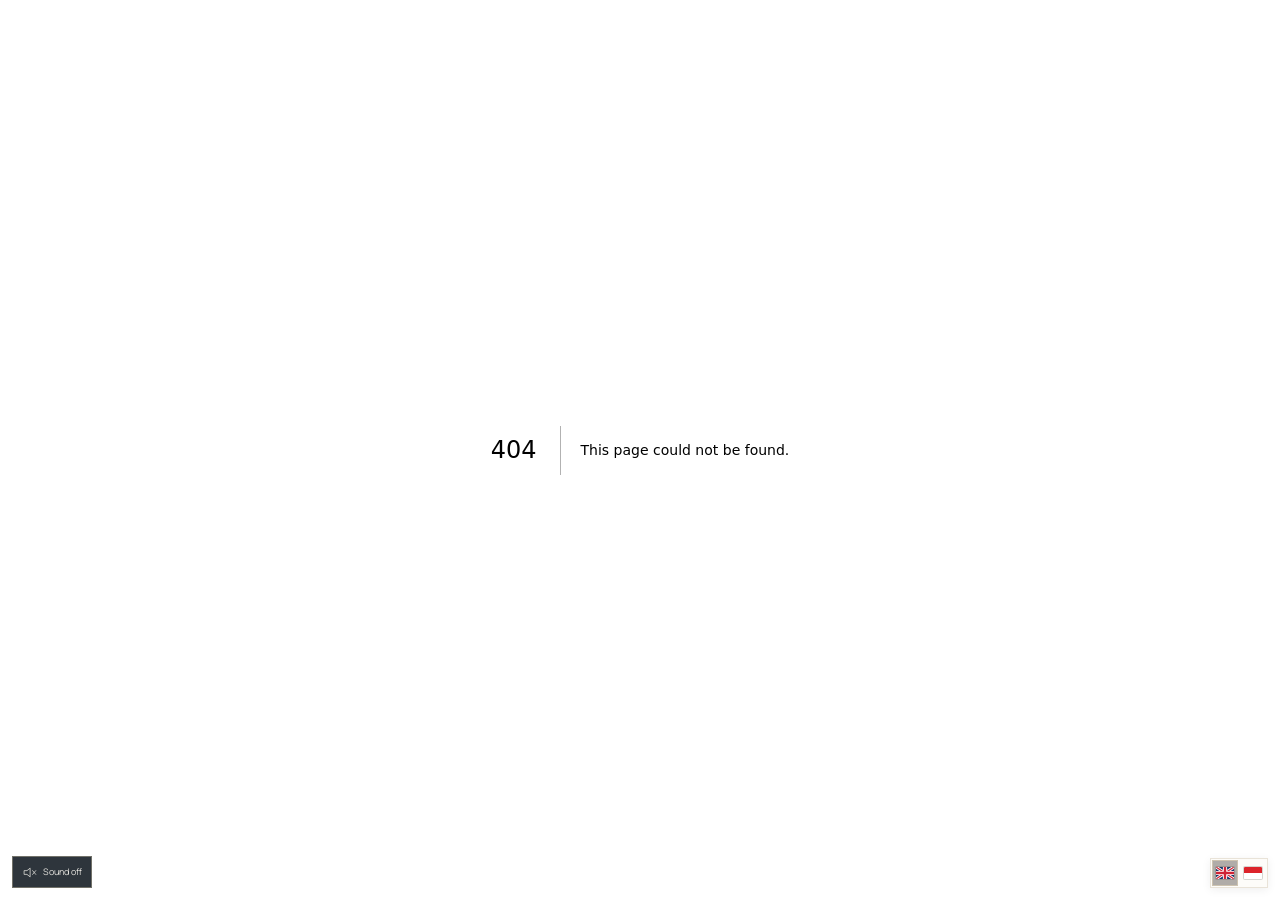
<file: 404/index.html>
<!DOCTYPE html><html lang="en"><head><meta charset="utf-8"/><meta http-equiv="Content-Security-Policy" content="default-src 'self'; base-uri 'none'; object-src 'none'; frame-src 'none'; form-action 'none'; script-src 'self' 'sha256-9fuTq0BQgs848IZx7hYIyM4IbDNR0f4JjPVnY+hUxPI=' 'sha256-JkAdYzeuDZKQ/XvfkSl+iZzZrV3GEbHv4LZjmVHZ8TE=' 'sha256-OBTN3RiyCV4Bq7dFqZ5a2pAXjnCcCYeTJMO2I/LYKeo=' 'sha256-R2SZYQY6yyeEFvuQgISdLDebPpHwY4lkvdUnUzvbfY0=' 'sha256-URtxqns/1CmSgrfRdtK/n4ityncpmuT0KCBrgnbSCEg=' 'sha256-hG+r57g7zudbcV/Q8qNJij8L1lE6TwmHpa1Lcn9OsZg=' 'sha256-i1hxEg+iUAQeMlCcRJtHTiF5bK66CRfZNkPAdX174pI='; script-src-attr 'none'; style-src 'self' 'unsafe-inline'; img-src 'self' data: blob:; font-src 'self' data:; media-src 'self' blob:; connect-src 'self'; worker-src 'none'"/><meta name="referrer" content="strict-origin-when-cross-origin"/><meta name="viewport" content="width=device-width, initial-scale=1"/><link rel="stylesheet" href="/_next/static/chunks/1b9k95447yn0u.css" data-precedence="next"/><link rel="stylesheet" href="/_next/static/chunks/261q5c_850jcb.css" data-precedence="next"/><link rel="preload" as="script" fetchPriority="low" href="/_next/static/chunks/1ckvzn7sfprko.js"/><script src="/_next/static/chunks/1-nqmp1rl8kqt.js" async=""></script><script src="/_next/static/chunks/216iyidhmrh3u.js" async=""></script><script src="/_next/static/chunks/3zo13q3j-3u5e.js" async=""></script><script src="/_next/static/chunks/turbopack-3-ry682tkyiqk.js" async=""></script><script src="/_next/static/chunks/28-ty0a8v2uuf.js" async=""></script><meta name="robots" content="noindex"/><title>Tangguh.me — A journey through worlds</title><meta name="description" content="Tangguh’s portfolio. A visual journey from temples above the clouds to a universe of apps, websites and digital experiments."/><title>404: This page could not be found.</title><script src="/_next/static/chunks/0cz1d0mv5g_q7.js" noModule=""></script></head><body><div hidden=""><!--$--><!--/$--></div><div style="font-family:system-ui,&quot;Segoe UI&quot;,Roboto,Helvetica,Arial,sans-serif,&quot;Apple Color Emoji&quot;,&quot;Segoe UI Emoji&quot;;height:100vh;text-align:center;display:flex;flex-direction:column;align-items:center;justify-content:center"><div><style>body{color:#000;background:#fff;margin:0}.next-error-h1{border-right:1px solid rgba(0,0,0,.3)}@media (prefers-color-scheme:dark){body{color:#fff;background:#000}.next-error-h1{border-right:1px solid rgba(255,255,255,.3)}}</style><h1 class="next-error-h1" style="display:inline-block;margin:0 20px 0 0;padding:0 23px 0 0;font-size:24px;font-weight:500;vertical-align:top;line-height:49px">404</h1><div style="display:inline-block"><h2 style="font-size:14px;font-weight:400;line-height:49px;margin:0">This page could not be found.</h2></div></div></div><!--$--><!--/$--><div class="language-switcher language-global" role="group" aria-label="Language / Bahasa"><button type="button" aria-pressed="true" lang="en" title="English"><svg class="language-flag" data-flag="gb" viewBox="0 0 60 40" aria-hidden="true" focusable="false"><path fill="#17376b" d="M0 0h60v40H0z"></path><path d="m0 0 60 40M60 0 0 40" stroke="#fff" stroke-width="10"></path><path d="m0 0 60 40M60 0 0 40" stroke="#cf2335" stroke-width="4"></path><path d="M30 0v40M0 20h60" stroke="#fff" stroke-width="14"></path><path d="M30 0v40M0 20h60" stroke="#cf2335" stroke-width="8"></path></svg><span class="sr-only">EN English</span></button><button type="button" aria-pressed="false" lang="id" title="Bahasa Indonesia"><svg class="language-flag" data-flag="id" viewBox="0 0 60 40" aria-hidden="true" focusable="false"><path fill="#fff" d="M0 0h60v40H0z"></path><path fill="#dc242b" d="M0 0h60v20H0z"></path></svg><span class="sr-only">ID Bahasa Indonesia</span></button></div><button type="button" class="world-sound " data-world-sound="true" data-realm="temple" data-state="off" aria-pressed="false" aria-label="Turn world sound on" title="The soundtrack follows the world you are exploring."><svg aria-hidden="true" viewBox="0 0 24 24" fill="none"><path d="M4 9h4l5-4v14l-5-4H4Z"></path><path d="m17 9 5 6m0-6-5 6"></path></svg><span>Sound off</span></button><script id="_R_">(globalThis["TURBOPACK"] || (globalThis["TURBOPACK"] = [])).push({"otherChunks":["static/chunks/1ckvzn7sfprko.js","static/chunks/1-nqmp1rl8kqt.js","static/chunks/216iyidhmrh3u.js","static/chunks/3zo13q3j-3u5e.js"],"runtimeModuleIds":[94553]});</script><script src="/_next/static/chunks/1ckvzn7sfprko.js" async=""></script><script>(self.__next_f=self.__next_f||[]).push([0])</script><script>self.__next_f.push([1,"1:\"$Sreact.fragment\"\n2:\"/_next/static/chunks/28-ty0a8v2uuf.js\"\n3:\"LanguageProvider\"\n4:I[13865,[\"$2\"],\"$3\"]\n5:I[39756,[\"$2\"],\"default\"]\n6:I[37457,[\"$2\"],\"default\"]\n7:\"LanguageSwitcher\"\n8:I[13865,[\"$2\"],\"$7\"]\n9:I[63287,[\"$2\"],\"WorldAudio\"]\nd:I[97367,[\"$2\"],\"OutletBoundary\"]\ne:\"$Sreact.suspense\"\n10:\"ViewportBoundary\"\n11:I[97367,[\"$2\"],\"$10\"]\n13:\"MetadataBoundary\"\n14:I[97367,[\"$2\"],\"$13\"]\n16:I[68027,[\"$2\"],\"default\",1]\n:HL[\"/_next/static/chunks/1b9k95447yn0u.css\",\"style\"]\n:HL[\"/_next/static/chunks/261q5c_850jcb.css\",\"style\"]\nb:X\nc:[[\"children\",{\"s\":\"__PAGE__\",\"h\":512,\"d\":{\"r\":[\"$\",\"$1\",\"c\",{\"children\":[[[\"$\",\"title\",null,{\"children\":\"404: This page could not be found.\"}],[\"$\",\"div\",null,{\"style\":\"$0:t:t:d:r:props:children:1:props:children:props:children:props:children:0:props:notFound:0:1:props:style\",\"children\":[\"$\",\"div\",null,{\"children\":[[\"$\",\"style\",null,{\"dangerouslySetInnerHTML\":{\"__html\":\"body{color:#000;background:#fff;margin:0}.next-error-h1{border-right:1px solid rgba(0,0,0,.3)}@media (prefers-color-scheme:dark){body{color:#fff;background:#000}.next-error-h1{border-right:1px solid rgba(255,255,255,.3)}}\"}}],[\"$\",\"h1\",null,{\"className\":\"next-error-h1\",\"style\":\"$0:t:t:d:r:props:children:1:props:children:props:children:props:children:0:props:notFound:0:1:props:children:props:children:1:props:style\",\"children\":404}],[\"$\",\"div\",null,{\"style\":\"$0:t:t:d:r:props:children:1:props:children:props:children:props:children:0:props:notFound:0:1:props:children:props:children:2:props:style\",\"children\":[\"$\",\"h2\",null,{\"style\":\"$0:t:t:d:r:props:children:1:props:children:props:children:props:children:0:props:notFound:0:1:props:children:props:children:2:props:children:props:style\",\"children\":\"This page could not be found.\"}]}]]}]}]],null,[\"$\",\"$Ld\",null,{\"children\":[\"$\",\"$e\",null,{\"name\":\"Next.MetadataOutlet\",\"children\":\"$@f\"}]}]]}],\"p\":false,\"v\":null}}]]\na:[[\"children\",{\"s\":\"/_not-found\",\"h\":512,\"d\":{\"r\":[\"$\",\"$1\",\"c\",{\"children\":[null,[\"$\",\"$L5\",null,{\"parallelRouterKey\":\"children\",\"error\":\"$undefined\",\"errorStyles\":\"$undefined\",\"errorScripts\":\"$undefined\",\"template\":[\"$\",\"$L6\",null,{}],\"templateStyles\":\"$undefined\",\"templateScripts\":\"$undefined\",\"notFound\":\"$undefined\",\"forbidden\":\"$undefined\",\"unauthorized\":\"$undefined\"}]]}],\"p\":false,\"v\":\"$b\"},\"c\":\"$Qc\"}]]\n0:{\"P\":null,\"c\":[\"\",\"_not-found\",\"\"],\"q\":\"\",\"i\":false,\"t\":{\"t\":{\"s\":\"\",\"h\":528,\"d\":{\"r\":[\"$\",\"$1\",\"c\",{\"children\":[[[\"$\",\"link\",\"0\",{\"rel\":\"stylesheet\",\"href\":\"/_next/static/chunks/1b9k95447yn0u.css\",\"precedence\":\"next\",\"crossOrigin\":\"$undefined\",\"nonce\":\"$undefined\"}],[\"$\",\"link\",\"1\",{\"rel\":\"stylesheet\",\"href\":\"/_next/static/chunks/261q5c_850jcb.css\",\"precedence\":\"next\",\"crossOrigin\":\"$undefined\",\"nonce\":\"$undefined\"}],[\"$\",\"script\",\"script-0\",{\"src\":\"/_next/static/chunks/28-ty0a8v2uuf.js\",\"async\":true,\"nonce\":\"$undefined\"}]],[\"$\",\"html\",null,{\"lang\":\"en\",\"suppressHydrationWarning\":true,\"children\":[\"$\",\"body\",null,{\"children\":[\"$\",\"$L4\",null,{\"children\":[[\"$\",\"$L5\",null,{\"parallelRouterKey\":\"children\",\"error\":\"$undefined\",\"errorStyles\":\"$undefined\",\"errorScripts\":\"$undefined\",\"template\":[\"$\",\"$L6\",null,{}],\"templateStyles\":\"$undefined\",\"templateScripts\":\"$undefined\",\"notFound\":[[[\"$\",\"title\",null,{\"children\":\"404: This page could not be found.\"}],[\"$\",\"div\",null,{\"style\":{\"fontFamily\":\"system-ui,\\\"Segoe UI\\\",Roboto,Helvetica,Arial,sans-serif,\\\"Apple Color Emoji\\\",\\\"Segoe UI Emoji\\\"\",\"height\":\"100vh\",\"textAlign\":\"center\",\"display\":\"flex\",\"flexDirection\":\"column\",\"alignItems\":\"center\",\"justifyContent\":\"center\"},\"children\":[\"$\",\"div\",null,{\"children\":[[\"$\",\"style\",null,{\"dangerouslySetInnerHTML\":{\"__html\":\"body{color:#000;background:#fff;margin:0}.next-error-h1{border-right:1px solid rgba(0,0,0,.3)}@media (prefers-color-scheme:dark){body{color:#fff;background:#000}.next-error-h1{border-right:1px solid rgba(255,255,255,.3)}}\"}}],[\"$\",\"h1\",null,{\"className\":\"next-error-h1\",\"style\":{\"display\":\"inline-block\",\"margin\":\"0 20px 0 0\",\"padding\":\"0 23px 0 0\",\"fontSize\":24,\"fontWeight\":500,\"verticalAlign\":\"top\",\"lineHeight\":\"49px\"},\"children\":404}],[\"$\",\"div\",null,{\"style\":{\"display\":\"inline-block\"},\"children\":[\"$\",\"h2\",null,{\"style\":{\"fontSize\":14,\"fontWeight\":400,\"lineHeight\":\"49px\",\"margin\":0},\"children\":\"This page could not be found.\"}]}]]}]}]],[]],\"forbidden\":\"$undefined\",\"unauthorized\":\"$undefined\"}],[\"$\",\"$L8\",null,{\"className\":\"language-global\"}],[\"$\",\"$L9\",null,{}]]}]}]}]]}],\"p\":false,\"v\":null},\"c\":\"$Qa\"},\"h\":{\"r\":[\"$\",\"$1\",\"h\",{\"children\":[[\"$\",\"meta\",null,{\"name\":\"robots\",\"content\":\"noindex\"}],[\"$\",\"$L11\",null,{\"children\":\"$L12\"}],[\"$\",\"$L14\",null,{\"children\":[[\"$\",\"div\",null,{\"hidden\":true,\"children\":[\"$\",\"$e\",null,{\"name\":\"Next.Metadata\",\"children\":\"$L15\"}]}],null]}],null]}],\"p\":false,\"v\":null}},\"m\":\"$undefined\",\"G\":[\"$16\",[[\"$\",\"link\",\"0\",{\"rel\":\"stylesheet\",\"href\":\"/_next/static/chunks/1b9k95447yn0u.css\",\"precedence\":\"next\",\"crossOrigin\":\"$undefined\",\"nonce\":\"$undefined\"}],[\"$\",\"link\",\"1\",{\"rel\":\"stylesheet\",\"href\":\"/_next/static/chunks/261q5c_850jcb.css\",\"precedence\":\"next\",\"crossOrigin\":\"$undefined\",\"nonce\":\"$undefined\"}]]],\"S\":true,\"r\":\"$undefined\",\"s\":\"$undefined\",\"a\":\"$undefined\",\"l\":\"$undefined\",\"p\":\"$undefined\",\"d\":\"$undefined\",\"b\":\"LHPcw2wSRbZwIsb4yTazm\"}\nb:C\n12:[[\"$\",\"meta\",\"0\",{\"charSet\":\"utf-8\"}],[\"$\",\"meta\",\"1\",{\"name\":\"viewport\",\"content\":\"width=device-width, initial-scale=1\"}]]\nf:null\n15:[[\"$\",\"title\",\"0\",{\"children\":\"Tangguh.me — A journey through worlds\"}],[\"$\",\"meta\",\"1\",{\"name\":\"description\",\"content\":\"Tangguh’s portfolio. A visual journey from temples above the clouds to a universe of apps, websites and digital experiments.\"}]]\n"])</script></body></html>
</file>
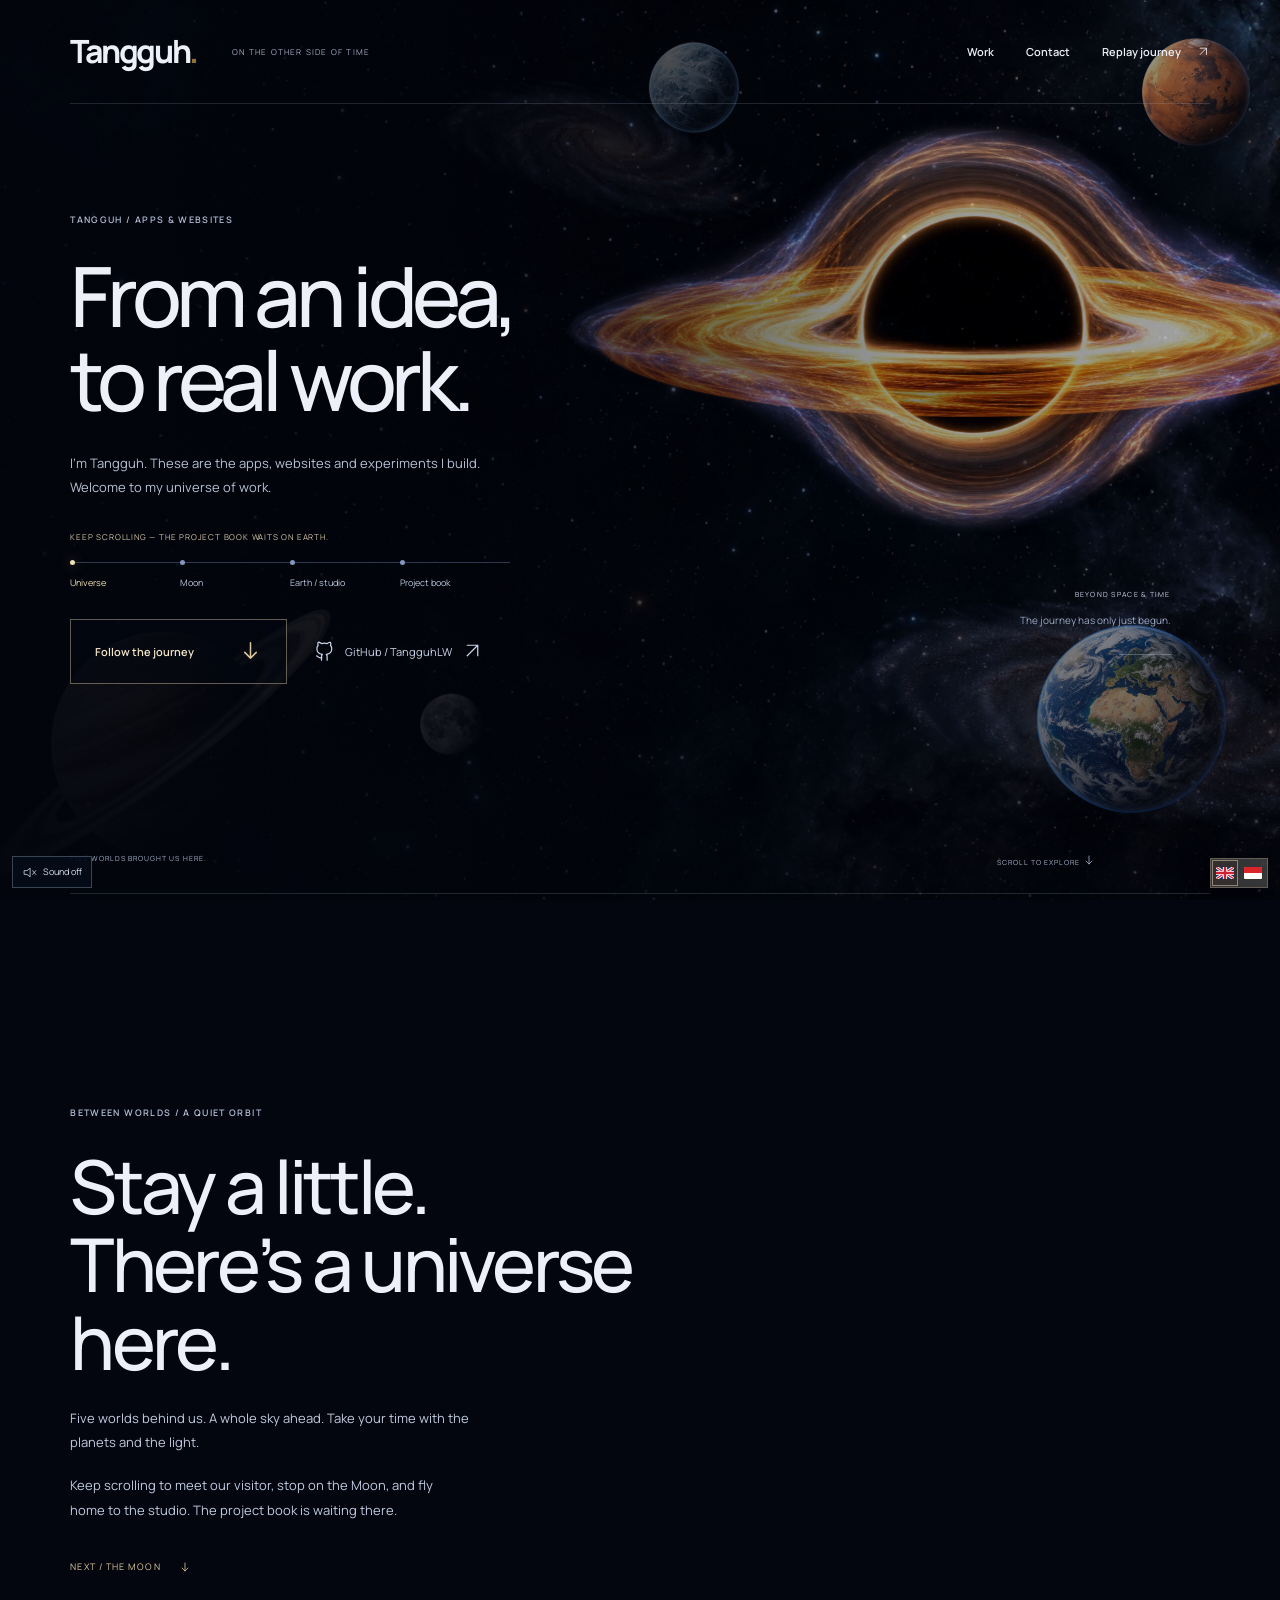
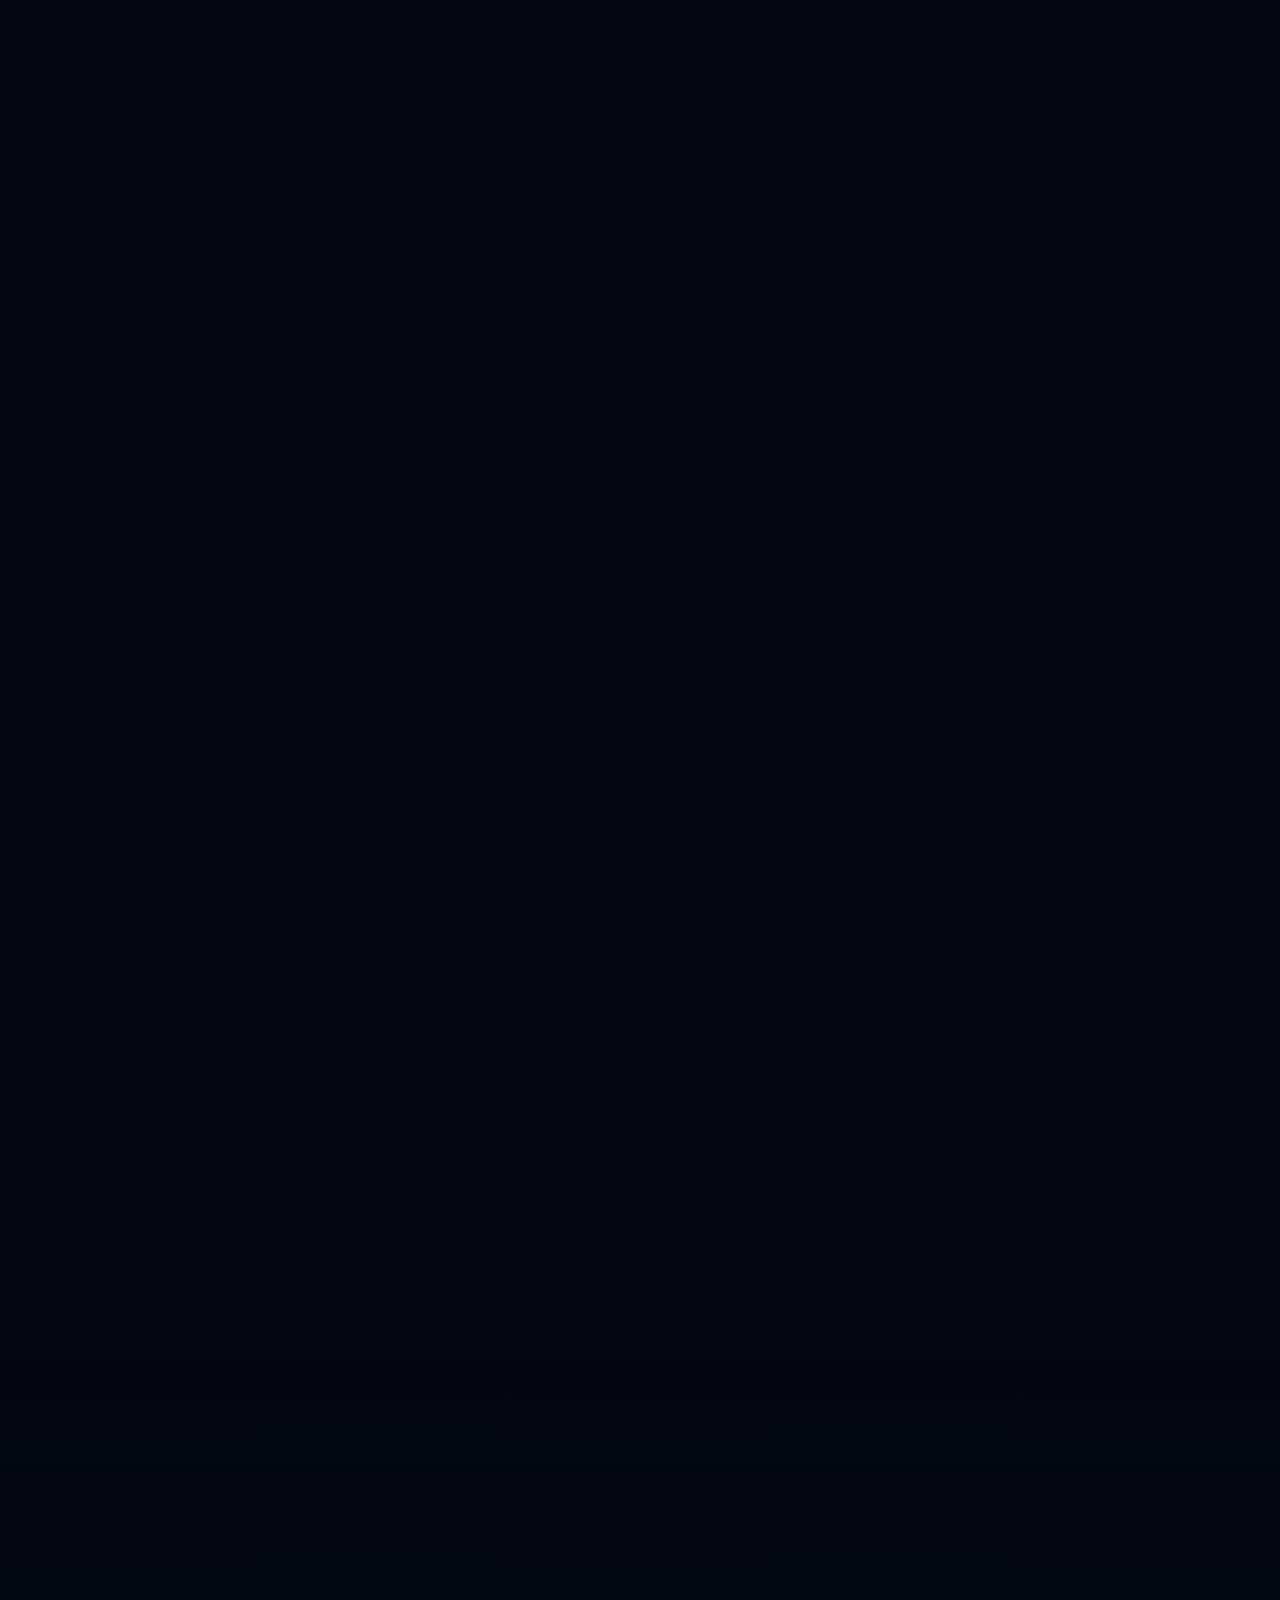
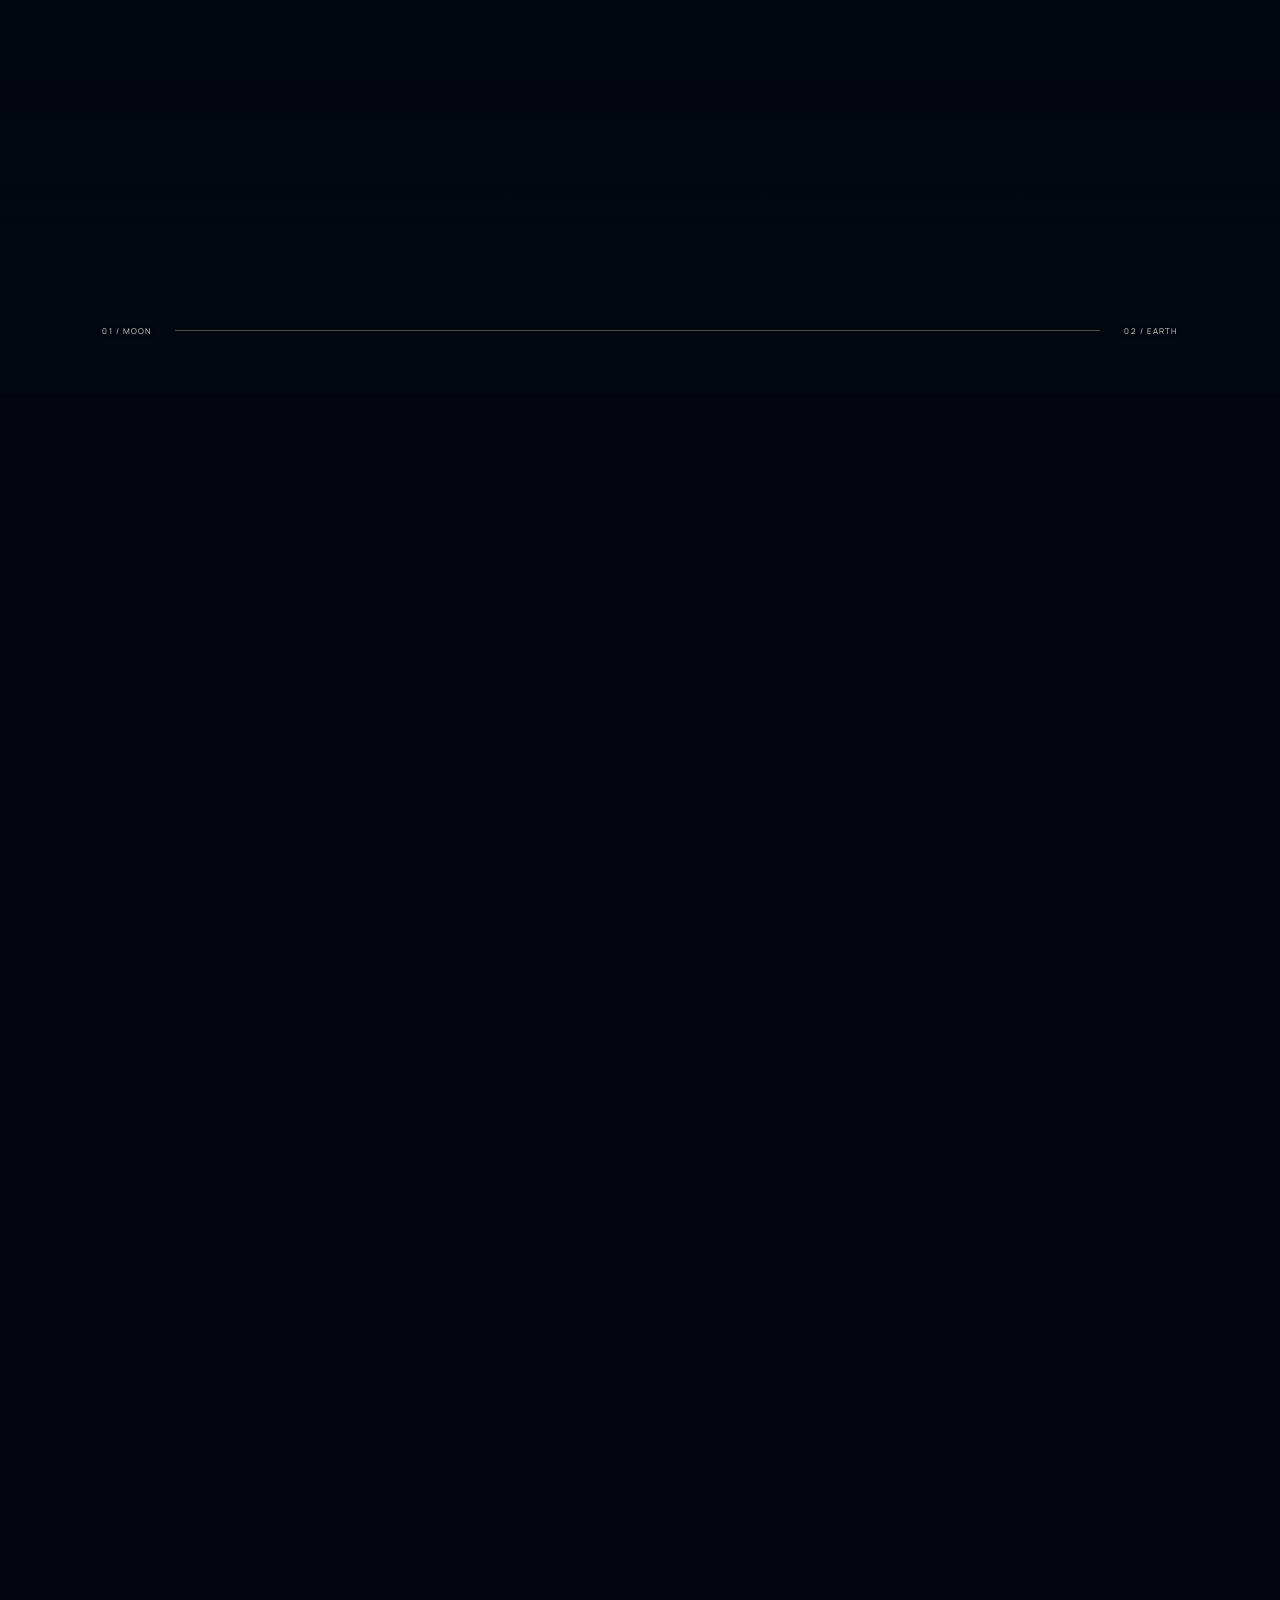
<file: portfolio/index.html>
<!DOCTYPE html><html lang="en"><head><meta charset="utf-8"/><meta http-equiv="Content-Security-Policy" content="default-src 'self'; base-uri 'none'; object-src 'none'; frame-src 'none'; form-action 'none'; script-src 'self' 'sha256-9fuTq0BQgs848IZx7hYIyM4IbDNR0f4JjPVnY+hUxPI=' 'sha256-JkAdYzeuDZKQ/XvfkSl+iZzZrV3GEbHv4LZjmVHZ8TE=' 'sha256-OBTN3RiyCV4Bq7dFqZ5a2pAXjnCcCYeTJMO2I/LYKeo=' 'sha256-R2SZYQY6yyeEFvuQgISdLDebPpHwY4lkvdUnUzvbfY0=' 'sha256-URtxqns/1CmSgrfRdtK/n4ityncpmuT0KCBrgnbSCEg=' 'sha256-hG+r57g7zudbcV/Q8qNJij8L1lE6TwmHpa1Lcn9OsZg=' 'sha256-i1hxEg+iUAQeMlCcRJtHTiF5bK66CRfZNkPAdX174pI='; script-src-attr 'none'; style-src 'self' 'unsafe-inline'; img-src 'self' data: blob:; font-src 'self' data:; media-src 'self' blob:; connect-src 'self'; worker-src 'none'"/><meta name="referrer" content="strict-origin-when-cross-origin"/><link rel="preconnect" href="/" crossorigin=""/><meta name="viewport" content="width=device-width, initial-scale=1"/><link rel="preload" as="image" href="/assets/cosmos-space.webp"/><link rel="preload" as="image" href="/assets/cosmos-black-hole.webp"/><link rel="preload" as="image" href="/assets/cosmos-accretion-ring.webp"/><link rel="preload" as="image" href="/assets/flight-earth-landscape.webp"/><link rel="preload" as="image" href="/assets/earth-thin-cloud.webp"/><link rel="preload" as="image" href="/assets/flight-ufo.webp"/><link rel="preload" as="image" href="/assets/flight-moon-landscape.webp"/><link rel="preload" as="image" href="/assets/cosmos-earth.webp"/><link rel="preload" as="image" href="/assets/flight-rocket-clean.webp"/><link rel="preload" as="image" href="/assets/flight-rocket-closed.webp"/><link rel="stylesheet" href="/_next/static/chunks/1b9k95447yn0u.css" data-precedence="next"/><link rel="stylesheet" href="/_next/static/chunks/261q5c_850jcb.css" data-precedence="next"/><link rel="stylesheet" href="/_next/static/chunks/0gax_hb3rdl3i.css" data-precedence="next"/><link rel="preload" as="script" fetchPriority="low" href="/_next/static/chunks/1ckvzn7sfprko.js"/><script src="/_next/static/chunks/1-nqmp1rl8kqt.js" async=""></script><script src="/_next/static/chunks/216iyidhmrh3u.js" async=""></script><script src="/_next/static/chunks/3zo13q3j-3u5e.js" async=""></script><script src="/_next/static/chunks/turbopack-3-ry682tkyiqk.js" async=""></script><script src="/_next/static/chunks/28-ty0a8v2uuf.js" async=""></script><script src="/_next/static/chunks/0tfy45cm1-ea4.js" async=""></script><script src="/_next/static/chunks/1ujy-y0v86dlp.js" async=""></script><script src="/_next/static/chunks/3zas8z0fp5jld.js" async=""></script><link rel="preload" as="image" href="/assets/flight-moon-ridge.webp"/><link rel="preload" as="image" href="/assets/cosmos-moon.webp"/><link rel="preload" as="image" href="/assets/flight-cockpit.webp"/><link rel="preload" as="image" href="/assets/travel-cloud-left.webp"/><link rel="preload" as="image" href="/assets/travel-cloud-right.webp"/><link rel="preload" as="image" href="/assets/travel-cloud-cover.webp"/><link rel="preload" as="image" href="/assets/studio-monitor.webp"/><link rel="preload" as="image" href="/assets/studio-keyboard-wireless.webp"/><link rel="preload" as="image" href="/assets/portfolio-book-cover.webp"/><link rel="preload" as="image" href="/assets/studio-lamp.webp"/><link rel="preload" as="image" href="/assets/studio-plant.webp"/><link rel="preload" as="image" href="/assets/studio-curtain.webp"/><link rel="preload" as="image" href="/project-icons/tanatune.webp"/><link rel="preload" as="image" href="/project-icons/offgym.webp"/><link rel="preload" as="image" href="/project-icons/ambatopia-android.webp"/><link rel="preload" as="image" href="/project-icons/panco-indonesia.webp"/><link rel="preload" as="image" href="/project-icons/ambatopia-web.webp"/><link rel="preload" as="image" href="/project-icons/jeda.svg"/><link rel="preload" as="image" href="/project-icons/ruang.svg"/><title>Tangguh — Apps, websites &amp; experiments</title><meta name="description" content="Tangguh’s portfolio: Tanatune, offGYM, Ambatopia, Panco Indonesia, Jeda and Ruang. Browse projects or download Android apps."/><script src="/_next/static/chunks/0cz1d0mv5g_q7.js" noModule=""></script></head><body><div hidden=""><!--$--><!--/$--></div><script>if(new URLSearchParams(location.search).get('arrival')==='machine'){history.scrollRestoration='manual';if(location.hash)history.replaceState(history.state,'',location.pathname+location.search);window.scrollTo(0,0)}</script><div class="modern-portfolio" data-motion="pending" data-arrival-stage="none"><div class="cosmos-scene" data-arrival="pending" data-minimal="true" aria-hidden="true"><div class="universe-camera"><div class="cosmic-starfield"><div class="cosmic-stars-drift"><img alt="" decoding="async" data-nimg="fill" class="art" style="position:absolute;height:100%;width:100%;left:0;top:0;right:0;bottom:0;color:transparent" src="/assets/cosmos-space.webp"/></div></div><div class="cosmic-galaxy galaxy-0" data-cosmic-depth="12"><div class="cosmic-galaxy-drift"><div class="galaxy-infall"><div class="galaxy-spin"><img alt="" loading="lazy" decoding="async" data-nimg="fill" class="art" style="position:absolute;height:100%;width:100%;left:0;top:0;right:0;bottom:0;color:transparent" src="/assets/cosmos-galaxy.webp"/></div></div></div></div><div class="cosmic-galaxy galaxy-1" data-cosmic-depth="8"><div class="cosmic-galaxy-drift"><div class="galaxy-infall"><div class="galaxy-spin"><img alt="" loading="lazy" decoding="async" data-nimg="fill" class="art" style="position:absolute;height:100%;width:100%;left:0;top:0;right:0;bottom:0;color:transparent" src="/assets/cosmos-galaxy.webp"/></div></div></div></div><div class="cosmic-black-hole"><div data-cosmic-depth="27"><div class="cosmic-hole-drift"><div class="black-hole-image "><div class="black-hole-core"></div><img alt="" loading="eager" decoding="async" data-nimg="fill" class="art" style="position:absolute;height:100%;width:100%;left:0;top:0;right:0;bottom:0;color:transparent" src="/assets/cosmos-black-hole.webp"/><div class="accretion-aperture"><div class="accretion-orbit accretion-back"><div class="accretion-plane"><div class="accretion-flow ambient"><img alt="" loading="eager" decoding="async" data-nimg="fill" class="art" style="position:absolute;height:100%;width:100%;left:0;top:0;right:0;bottom:0;color:transparent" src="/assets/cosmos-accretion-ring.webp"/></div></div></div><div class="accretion-orbit accretion-front"><div class="accretion-plane"><div class="accretion-flow ambient"><img alt="" loading="eager" decoding="async" data-nimg="fill" class="art" style="position:absolute;height:100%;width:100%;left:0;top:0;right:0;bottom:0;color:transparent" src="/assets/cosmos-accretion-ring.webp"/></div></div></div></div></div></div></div></div><div class="cosmic-planet cosmic-ringed" data-cosmic-depth="38"><div class="cosmic-planet-drift"><div class="planet-spin"><img alt="" loading="lazy" decoding="async" data-nimg="fill" class="art" style="position:absolute;height:100%;width:100%;left:0;top:0;right:0;bottom:0;color:transparent" src="/assets/cosmos-ringed-planet.webp"/></div></div></div><div class="cosmic-planet cosmic-ice" data-cosmic-depth="18"><div class="cosmic-planet-drift"><div class="planet-spin"><img alt="" loading="lazy" decoding="async" data-nimg="fill" class="art" style="position:absolute;height:100%;width:100%;left:0;top:0;right:0;bottom:0;color:transparent" src="/assets/cosmos-ice-planet.webp"/></div></div></div><div class="cosmic-planet cosmic-earth" data-cosmic-depth="30"><div class="cosmic-planet-drift"><div class="planet-spin"><img alt="" loading="lazy" decoding="async" data-nimg="fill" class="art" style="position:absolute;height:100%;width:100%;left:0;top:0;right:0;bottom:0;color:transparent" src="/assets/cosmos-earth.webp"/></div></div></div><div class="cosmic-planet cosmic-mars" data-cosmic-depth="22"><div class="cosmic-planet-drift"><div class="planet-spin"><img alt="" loading="lazy" decoding="async" data-nimg="fill" class="art" style="position:absolute;height:100%;width:100%;left:0;top:0;right:0;bottom:0;color:transparent" src="/assets/cosmos-mars.webp"/></div></div></div><div class="cosmic-planet cosmic-moon" data-cosmic-depth="15"><div class="cosmic-planet-drift"><div class="planet-spin"><img alt="" loading="lazy" decoding="async" data-nimg="fill" class="art" style="position:absolute;height:100%;width:100%;left:0;top:0;right:0;bottom:0;color:transparent" src="/assets/cosmos-moon.webp"/></div></div></div></div><div class="cosmos-veil"></div></div><div class="earth-destination " aria-hidden="true"><img alt="" loading="eager" decoding="async" data-nimg="fill" class="flight-art " style="position:absolute;height:100%;width:100%;left:0;top:0;right:0;bottom:0;color:transparent" src="/assets/flight-earth-landscape.webp"/><div class="earth-shade"></div><div class="earth-cloud earth-cloud-a"><img alt="" loading="eager" decoding="async" data-nimg="fill" class="flight-art " style="position:absolute;height:100%;width:100%;left:0;top:0;right:0;bottom:0;color:transparent" src="/assets/earth-thin-cloud.webp"/></div><div class="earth-cloud earth-cloud-b"><img alt="" loading="eager" decoding="async" data-nimg="fill" class="flight-art " style="position:absolute;height:100%;width:100%;left:0;top:0;right:0;bottom:0;color:transparent" src="/assets/earth-thin-cloud.webp"/></div></div><a class="modern-skip" href="#karya">Skip to the project book</a><header class="modern-header cosmic-content"><a class="modern-wordmark" aria-label="Tangguh, portfolio" href="/portfolio/"><span class="animated-brand"><span class="brand-mythos" aria-hidden="true">Mythos<span class="wordmark-period">.</span></span><span class="brand-tangguh" aria-hidden="true">Tangguh<span class="wordmark-period">.</span></span><span class="sr-only">Tangguh</span></span></a><span class="modern-header-note">ON THE OTHER SIDE OF TIME</span><nav aria-label="Portfolio navigation"><a href="#karya">Work</a><a href="#kontak">Contact</a><a aria-label="Replay the journey" href="/">Replay journey<!-- --> <span aria-hidden="true"><svg class="ui-arrow " data-ui-icon="up-right" viewBox="0 0 24 24" fill="none" stroke="currentColor" stroke-width="1.6" stroke-linecap="round" stroke-linejoin="round" aria-hidden="true" focusable="false"><path d="M6 18 18 6M6 6h12v12"></path></svg></span></a></nav></header><main class="cosmic-content"><section class="modern-hero" aria-labelledby="modern-title"><div class="modern-hero-copy"><p class="modern-kicker">TANGGUH / APPS &amp; WEBSITES</p><h1 id="modern-title" tabindex="-1">From an idea,<br/>to real work.</h1><p class="modern-intro">I’m Tangguh. These are the apps, websites and experiments I build.<br/>Welcome to my universe of work.</p><div class="cosmic-route"><p>KEEP SCROLLING — THE PROJECT BOOK WAITS ON EARTH.</p><ol aria-label="The journey ahead"><li>Universe</li><li>Moon</li><li>Earth / studio</li><li>Project book</li></ol></div><div class="hero-actions"><a class="modern-cta" href="#orbit">Follow the journey<!-- --> <span aria-hidden="true"><svg class="ui-arrow " data-ui-icon="down" viewBox="0 0 24 24" fill="none" stroke="currentColor" stroke-width="1.6" stroke-linecap="round" stroke-linejoin="round" aria-hidden="true" focusable="false"><path d="M12 4v16m-6-6 6 6 6-6"></path></svg></span></a><a class="github-profile" href="https://github.com/TangguhLW" target="_blank" rel="noopener noreferrer"><svg viewBox="0 0 24 24" fill="none" aria-hidden="true"><path d="M9 19c-4.3 1.3-4.3-2-6-2m12 5v-3.9a3.4 3.4 0 0 0-.9-2.7c3-.3 6.2-1.4 6.2-6.7a5.2 5.2 0 0 0-1.4-3.6 4.8 4.8 0 0 0-.1-3.6s-1.1-.4-3.7 1.4a12.6 12.6 0 0 0-6.6 0C5.9 1.1 4.8 1.5 4.8 1.5a4.8 4.8 0 0 0-.1 3.6 5.2 5.2 0 0 0-1.4 3.6c0 5.3 3.2 6.4 6.2 6.7a3.4 3.4 0 0 0-.9 2.7V22"></path></svg>GitHub / TangguhLW <span aria-hidden="true"><svg class="ui-arrow " data-ui-icon="up-right" viewBox="0 0 24 24" fill="none" stroke="currentColor" stroke-width="1.6" stroke-linecap="round" stroke-linejoin="round" aria-hidden="true" focusable="false"><path d="M6 18 18 6M6 6h12v12"></path></svg></span></a></div></div><div class="cosmic-hole-caption"><span>BEYOND SPACE &amp; TIME</span><p>The journey has only just begun.</p><i></i></div><div class="modern-hero-bottom"><span>FIVE WORLDS BROUGHT US HERE.</span><span>SCROLL TO EXPLORE<!-- --> <svg class="ui-arrow " data-ui-icon="down" viewBox="0 0 24 24" fill="none" stroke="currentColor" stroke-width="1.6" stroke-linecap="round" stroke-linejoin="round" aria-hidden="true" focusable="false"><path d="M12 4v16m-6-6 6 6 6-6"></path></svg></span></div></section><section id="orbit" class="cosmic-pause" aria-labelledby="orbit-title"><div class="cosmic-pause-copy"><p class="modern-kicker">BETWEEN WORLDS / A QUIET ORBIT</p><h2 id="orbit-title">Stay a little.<br/>There’s a universe here.</h2><p>Five worlds behind us. A whole sky ahead. Take your time with the planets and the light.</p><p>Keep scrolling to meet our visitor, stop on the Moon, and fly home to the studio. The project book is waiting there.</p><span>NEXT / THE MOON<!-- --> <svg class="ui-arrow " data-ui-icon="down" viewBox="0 0 24 24" fill="none" stroke="currentColor" stroke-width="1.6" stroke-linecap="round" stroke-linejoin="round" aria-hidden="true" focusable="false"><path d="M12 4v16m-6-6 6 6 6-6"></path></svg></span></div></section><section id="penerbangan" class="lunar-flight" data-minimal="false" data-phase="ufo" data-progress="0" aria-labelledby="flight-title"><h2 id="flight-title" tabindex="-1" class="sr-only">From the universe to the Moon, then a rocket to Earth.</h2><div class="flight-stage" aria-hidden="true"><div class="flight-ufo"><div class="ufo-trail flight-ambient"></div><div class="ufo-float flight-ambient"><div class="ufo-beam flight-ambient"></div><img alt="" loading="eager" decoding="async" data-nimg="fill" class="flight-art " style="position:absolute;height:100%;width:100%;left:0;top:0;right:0;bottom:0;color:transparent" src="/assets/flight-ufo.webp"/><div class="ufo-lamp flight-ambient"></div></div></div><div class="flight-copy ufo-copy"><p>A MOMENT BETWEEN WORLDS</p><h3>Something<br/>passes by.</h3><span>Follow the journey<!-- --> <svg class="ui-arrow " data-ui-icon="down" viewBox="0 0 24 24" fill="none" stroke="currentColor" stroke-width="1.6" stroke-linecap="round" stroke-linejoin="round" aria-hidden="true" focusable="false"><path d="M12 4v16m-6-6 6 6 6-6"></path></svg></span></div><div class="flight-moon-layer"><div class="moon-camera"><div class="moon-sky"></div><div class="moon-panorama"><img alt="" loading="eager" decoding="async" data-nimg="fill" class="flight-art " style="position:absolute;height:100%;width:100%;left:0;top:0;right:0;bottom:0;color:transparent" src="/assets/flight-moon-landscape.webp"/></div><div class="lunar-distant-earth"><div class="earth-globe" aria-hidden="true"><img alt="" loading="eager" decoding="async" data-nimg="fill" class="flight-art " style="position:absolute;height:100%;width:100%;left:0;top:0;right:0;bottom:0;color:transparent" src="/assets/cosmos-earth.webp"/><div class="globe-day-map flight-ambient"></div><div class="earth-terminator"></div></div></div><div class="rocket-ground-shadow"></div><div class="lunar-rocket"><img alt="" loading="eager" decoding="async" data-nimg="fill" class="flight-art " style="position:absolute;height:100%;width:100%;left:0;top:0;right:0;bottom:0;color:transparent" src="/assets/flight-rocket-clean.webp"/><div class="rocket-closed-state"><img alt="" loading="eager" decoding="async" data-nimg="fill" class="flight-art " style="position:absolute;height:100%;width:100%;left:0;top:0;right:0;bottom:0;color:transparent" src="/assets/flight-rocket-closed.webp"/></div><i class="rocket-hatch-anchor"></i></div><div class="moon-near-ridge"><img alt="" loading="eager" decoding="async" data-nimg="fill" class="flight-art " style="position:absolute;height:100%;width:100%;left:0;top:0;right:0;bottom:0;color:transparent" src="/assets/flight-moon-ridge.webp"/></div><div class="moon-vignette"></div></div><div class="flight-copy moon-copy"><p>A STOPOVER / THE MOON</p><h3>One small step.<br/>One more destination.</h3><span>Approach the rocket. The door will open.</span></div></div><div class="flight-cockpit-layer"><div class="flight-window"><img alt="" loading="eager" decoding="async" data-nimg="fill" class="flight-art " style="position:absolute;height:100%;width:100%;left:0;top:0;right:0;bottom:0;color:transparent" src="/assets/cosmos-space.webp"/><div class="departing-moon"><img alt="" loading="eager" decoding="async" data-nimg="fill" class="flight-art " style="position:absolute;height:100%;width:100%;left:0;top:0;right:0;bottom:0;color:transparent" src="/assets/cosmos-moon.webp"/></div><div class="earth-target"><div class="earth-globe" aria-hidden="true"><img alt="" loading="eager" decoding="async" data-nimg="fill" class="flight-art " style="position:absolute;height:100%;width:100%;left:0;top:0;right:0;bottom:0;color:transparent" src="/assets/cosmos-earth.webp"/><div class="globe-day-map flight-ambient"></div><div class="earth-terminator"></div></div></div></div><div class="cockpit-camera"><img alt="" loading="eager" decoding="async" data-nimg="fill" class="flight-art " style="position:absolute;height:100%;width:100%;left:0;top:0;right:0;bottom:0;color:transparent" src="/assets/flight-cockpit.webp"/><div class="cockpit-instruments flight-ambient"></div></div><div class="flight-copy cockpit-copy"><p>IN THE CABIN / HEADING HOME</p><h3>Bringing<br/>ideas home.</h3><span>Earth ahead. Keep going<!-- --> <svg class="ui-arrow " data-ui-icon="down" viewBox="0 0 24 24" fill="none" stroke="currentColor" stroke-width="1.6" stroke-linecap="round" stroke-linejoin="round" aria-hidden="true" focusable="false"><path d="M12 4v16m-6-6 6 6 6-6"></path></svg></span></div></div><div class="flight-earth-layer"><div class="earth-destination earth-landing" aria-hidden="true"><img alt="" loading="eager" decoding="async" data-nimg="fill" class="flight-art " style="position:absolute;height:100%;width:100%;left:0;top:0;right:0;bottom:0;color:transparent" src="/assets/flight-earth-landscape.webp"/><div class="earth-shade"></div><div class="earth-cloud earth-cloud-a"><img alt="" loading="eager" decoding="async" data-nimg="fill" class="flight-art " style="position:absolute;height:100%;width:100%;left:0;top:0;right:0;bottom:0;color:transparent" src="/assets/earth-thin-cloud.webp"/></div><div class="earth-cloud earth-cloud-b"><img alt="" loading="eager" decoding="async" data-nimg="fill" class="flight-art " style="position:absolute;height:100%;width:100%;left:0;top:0;right:0;bottom:0;color:transparent" src="/assets/earth-thin-cloud.webp"/></div></div><div class="flight-copy earth-copy"><p>DESTINATION REACHED / EARTH</p><h3>Returning<br/>to Earth.</h3><span>Keep scrolling. Meet the person behind this journey<!-- --> <svg class="ui-arrow " data-ui-icon="down" viewBox="0 0 24 24" fill="none" stroke="currentColor" stroke-width="1.6" stroke-linecap="round" stroke-linejoin="round" aria-hidden="true" focusable="false"><path d="M12 4v16m-6-6 6 6 6-6"></path></svg></span></div></div><div class="flight-arrival-clouds"><div class="arrival-cloud-left"><img alt="" loading="eager" decoding="async" data-nimg="fill" class="flight-art " style="position:absolute;height:100%;width:100%;left:0;top:0;right:0;bottom:0;color:transparent" src="/assets/travel-cloud-left.webp"/></div><div class="arrival-cloud-right"><img alt="" loading="eager" decoding="async" data-nimg="fill" class="flight-art " style="position:absolute;height:100%;width:100%;left:0;top:0;right:0;bottom:0;color:transparent" src="/assets/travel-cloud-right.webp"/></div><div class="arrival-cloud-cover"><img alt="" loading="eager" decoding="async" data-nimg="fill" class="flight-art " style="position:absolute;height:100%;width:100%;left:0;top:0;right:0;bottom:0;color:transparent" src="/assets/travel-cloud-cover.webp"/></div></div><div class="flight-rail"><span>01 / MOON</span><i></i><span>02 / EARTH</span></div></div><div class="flight-minimal-note"><p>A stop on the Moon before returning to Earth.</p><a href="#perkenalan">Meet the developer<!-- --> <svg class="ui-arrow " data-ui-icon="down" viewBox="0 0 24 24" fill="none" stroke="currentColor" stroke-width="1.6" stroke-linecap="round" stroke-linejoin="round" aria-hidden="true" focusable="false"><path d="M12 4v16m-6-6 6 6 6-6"></path></svg></a></div></section><section id="perkenalan" class="earth-encounter" data-minimal="false" data-progress="0" data-entered="false" aria-labelledby="developer-title"><div class="encounter-stage"><div class="earth-destination studio-arrival-backdrop" aria-hidden="true"><img alt="" loading="eager" decoding="async" data-nimg="fill" class="flight-art " style="position:absolute;height:100%;width:100%;left:0;top:0;right:0;bottom:0;color:transparent" src="/assets/flight-earth-landscape.webp"/><div class="earth-shade"></div><div class="earth-cloud earth-cloud-a"><img alt="" loading="eager" decoding="async" data-nimg="fill" class="flight-art " style="position:absolute;height:100%;width:100%;left:0;top:0;right:0;bottom:0;color:transparent" src="/assets/earth-thin-cloud.webp"/></div><div class="earth-cloud earth-cloud-b"><img alt="" loading="eager" decoding="async" data-nimg="fill" class="flight-art " style="position:absolute;height:100%;width:100%;left:0;top:0;right:0;bottom:0;color:transparent" src="/assets/earth-thin-cloud.webp"/></div></div><div class="studio-camera"><div class="studio-plane" data-layout="wide"><picture class="studio-room-art"><source media="(max-aspect-ratio:1/1)" srcSet="/assets/studio-room-tall.webp"/><img alt="" loading="eager" decoding="async" data-nimg="fill" style="position:absolute;height:100%;width:100%;left:0;top:0;right:0;bottom:0;color:transparent" src="/assets/studio-room-wide.webp"/></picture><div class="studio-portrait"><div class="developer-sequence" data-frame="1" role="img" aria-label="Tangguh Lambang Wibawa seated in a chair, raising his hand in greeting"><div class="developer-ground"></div><div class="developer-lower"><img alt="" loading="lazy" decoding="async" data-nimg="fill" style="position:absolute;height:100%;width:100%;left:0;top:0;right:0;bottom:0;color:transparent" src="/assets/studio-calves-extension.webp"/></div><div class="developer-upper"><img alt="" loading="lazy" decoding="async" data-nimg="fill" class="developer-fallback" style="position:absolute;height:100%;width:100%;left:0;top:0;right:0;bottom:0;color:transparent" src="/assets/developer-v2-frame-01.webp"/><canvas aria-hidden="true"></canvas></div></div></div><div class="studio-desk-front" aria-hidden="true"><picture class="studio-room-art"><source media="(max-aspect-ratio:1/1)" srcSet="/assets/studio-room-tall.webp"/><img alt="" loading="eager" decoding="async" data-nimg="fill" style="position:absolute;height:100%;width:100%;left:0;top:0;right:0;bottom:0;color:transparent" src="/assets/studio-room-wide.webp"/></picture></div><div class="studio-monitor" aria-hidden="true"><img alt="" loading="eager" decoding="async" data-nimg="fill" class="flight-art " style="position:absolute;height:100%;width:100%;left:0;top:0;right:0;bottom:0;color:transparent" src="/assets/studio-monitor.webp"/><div class="studio-screen"><div class="studio-screen-view"><div class="studio-screen-image"><img alt="" loading="eager" decoding="async" data-nimg="fill" class="flight-art " style="position:absolute;height:100%;width:100%;left:0;top:0;right:0;bottom:0;color:transparent" src="/assets/flight-earth-landscape.webp"/></div><div class="studio-screen-atmosphere"><div class="earth-shade"></div><div class="earth-cloud earth-cloud-a"><img alt="" loading="eager" decoding="async" data-nimg="fill" class="flight-art " style="position:absolute;height:100%;width:100%;left:0;top:0;right:0;bottom:0;color:transparent" src="/assets/earth-thin-cloud.webp"/></div><div class="earth-cloud earth-cloud-b"><img alt="" loading="eager" decoding="async" data-nimg="fill" class="flight-art " style="position:absolute;height:100%;width:100%;left:0;top:0;right:0;bottom:0;color:transparent" src="/assets/earth-thin-cloud.webp"/></div></div><div class="studio-screen-copy"><div class="flight-copy earth-copy"><p>DESTINATION REACHED / EARTH</p><h3>Returning<br/>to Earth.</h3><span>Keep scrolling. Meet the person behind this journey<!-- --> <svg class="ui-arrow " data-ui-icon="down" viewBox="0 0 24 24" fill="none" stroke="currentColor" stroke-width="1.6" stroke-linecap="round" stroke-linejoin="round" aria-hidden="true" focusable="false"><path d="M12 4v16m-6-6 6 6 6-6"></path></svg></span></div><div class="flight-rail"><span>01 / MOON</span><i></i><span>02 / EARTH</span></div></div></div></div></div><button type="button" class="studio-photo-frame" aria-label="Open photograph of Naila Sabrina Adetia" aria-haspopup="dialog"><span class="studio-photo-mat" aria-hidden="true"><span><img alt="" loading="lazy" decoding="async" data-nimg="fill" style="position:absolute;height:100%;width:100%;left:0;top:0;right:0;bottom:0;color:transparent" src="/assets/naila-sabrina-adetia.webp"/></span></span></button><dialog class="studio-photo-dialog naila-photo-dialog" aria-labelledby="studio-photo-name" aria-describedby="studio-photo-description"><div class="naila-photo-layout"><button type="button" class="naila-photo-close" aria-label="Close photograph"><svg class="ui-arrow " data-ui-icon="close" viewBox="0 0 24 24" fill="none" stroke="currentColor" stroke-width="1.6" stroke-linecap="round" stroke-linejoin="round" aria-hidden="true" focusable="false"><path d="M6 6l12 12M18 6 6 18"></path></svg></button><div class="naila-photo-expanded"><img alt="Naila Sabrina Adetia" loading="lazy" decoding="async" data-nimg="fill" style="position:absolute;height:100%;width:100%;left:0;top:0;right:0;bottom:0;color:transparent" src="/assets/naila-sabrina-adetia.webp"/></div><div class="naila-photo-copy"><p>A little closer to my world</p><h2 id="studio-photo-name">Naila Sabrina Adetia</h2><p id="studio-photo-description">Meet Naila, my girlfriend. A special place in my life, and a little corner of this studio.</p></div></div></dialog><div class="studio-keyboard" aria-hidden="true"><img alt="" loading="eager" decoding="async" data-nimg="fill" class="flight-art " style="position:absolute;height:100%;width:100%;left:0;top:0;right:0;bottom:0;color:transparent" src="/assets/studio-keyboard-wireless.webp"/></div><div class="studio-book" aria-hidden="true"><div class="book-cover-art " aria-hidden="true"><img alt="" loading="eager" decoding="async" data-nimg="fill" style="position:absolute;height:100%;width:100%;left:0;top:0;right:0;bottom:0;color:transparent" src="/assets/portfolio-book-cover.webp"/><div class="book-cover-lettering"><span class="cover-kicker">APPS &amp; WEBSITES</span><span class="cover-name">My<br/>Work.</span><i></i><span class="cover-author">TANGGUH LAMBANG WIBAWA</span></div></div></div><div class="studio-lamp" aria-hidden="true"><img alt="" loading="eager" decoding="async" data-nimg="fill" class="flight-art " style="position:absolute;height:100%;width:100%;left:0;top:0;right:0;bottom:0;color:transparent" src="/assets/studio-lamp.webp"/><div class="studio-lamp-light studio-ambient"></div></div><div class="studio-plant" aria-hidden="true"><div class="studio-plant-pot"><img alt="" loading="eager" decoding="async" data-nimg="fill" class="flight-art " style="position:absolute;height:100%;width:100%;left:0;top:0;right:0;bottom:0;color:transparent" src="/assets/studio-plant.webp"/></div><div class="studio-plant-leaves studio-ambient"><img alt="" loading="eager" decoding="async" data-nimg="fill" class="flight-art " style="position:absolute;height:100%;width:100%;left:0;top:0;right:0;bottom:0;color:transparent" src="/assets/studio-plant.webp"/></div></div><div class="studio-curtain studio-ambient" aria-hidden="true"><img alt="" loading="eager" decoding="async" data-nimg="fill" class="flight-art " style="position:absolute;height:100%;width:100%;left:0;top:0;right:0;bottom:0;color:transparent" src="/assets/studio-curtain.webp"/></div><div class="studio-sunlight studio-ambient" aria-hidden="true"></div><div class="studio-reading-shade" aria-hidden="true"></div><div class="developer-introduction studio-intro"><p>BEHIND ALL THESE WORLDS</p><h2 id="developer-title">Tangguh<br/>Lambang Wibawa.</h2><p>I made this journey.<br/>These are the apps and websites I build.</p></div></div></div><div class="studio-edge-shade" aria-hidden="true"></div><p class="studio-pullback-hint" aria-hidden="true">There is someone behind this screen. Keep scrolling<!-- --> <svg class="ui-arrow " data-ui-icon="down" viewBox="0 0 24 24" fill="none" stroke="currentColor" stroke-width="1.6" stroke-linecap="round" stroke-linejoin="round" aria-hidden="true" focusable="false"><path d="M12 4v16m-6-6 6 6 6-6"></path></svg></p><p class="studio-caption" aria-hidden="true">FROM IMAGINATION, TO REAL WORK<!-- --> <svg class="ui-arrow " data-ui-icon="down" viewBox="0 0 24 24" fill="none" stroke="currentColor" stroke-width="1.6" stroke-linecap="round" stroke-linejoin="round" aria-hidden="true" focusable="false"><path d="M12 4v16m-6-6 6 6 6-6"></path></svg></p><a class="encounter-minimal-link" href="#karya">Explore Tangguh’s work<!-- --> <svg class="ui-arrow " data-ui-icon="down" viewBox="0 0 24 24" fill="none" stroke="currentColor" stroke-width="1.6" stroke-linecap="round" stroke-linejoin="round" aria-hidden="true" focusable="false"><path d="M12 4v16m-6-6 6 6 6-6"></path></svg></a></div></section><section id="karya" class="modern-works book-portfolio" data-minimal="false" data-progress="0" data-phase="closed" data-layout="single" data-entered="false" aria-labelledby="works-title"><div class="book-stage"><div class="book-desk" aria-hidden="true"></div><div class="book-toolbar"><div class="book-heading"><p class="modern-kicker">APPS / WEB / EXPERIMENTS</p><h2 id="works-title">Selected work<span>.</span></h2></div><div class="book-filter-group"><div class="modern-filters" role="group" aria-label="Filter project type"><button aria-pressed="true">All</button><button aria-pressed="false">APK</button><button aria-pressed="false">Websites</button></div><p class="project-count" role="status">7<!-- --> <!-- -->projects<!-- --> / <!-- -->All work</p></div></div><div class="book-scene-camera"><div class="book-camera"><div class="book-plane"><div class="book-edge-stack" aria-hidden="true"><i></i><i></i><i></i></div><div class="book-open-art" aria-hidden="true"><img alt="" loading="lazy" decoding="async" data-nimg="fill" style="position:absolute;height:100%;width:100%;left:0;top:0;right:0;bottom:0;color:transparent" src="/assets/portfolio-book-open.webp"/></div><svg class="book-paper-edges" viewBox="0 0 1400 933" preserveAspectRatio="none" aria-hidden="true"><defs><pattern id="book-paper-lines" width="4" height="4" patternUnits="userSpaceOnUse"><rect width="4" height="4" fill="#dbc9a1"></rect><path d="M0 1H4" stroke="#ae9569"></path><path d="M0 3H4" stroke="#f0e1bc"></path></pattern></defs><path d="M80 842C250 851 480 817 698 851C908 817 1140 851 1320 842L1320 853C1140 862 908 829 698 862C480 829 250 862 80 853Z" fill="url(#book-paper-lines)" stroke="#987c4f" stroke-width=".6"></path></svg><div class="book-pages"><article class="modern-project book-project" data-project="tanatune"><div class="project-meta"><span>01</span><p>ANDROID<!-- --> / <!-- -->MUSIC</p><small>1.13.1</small></div><div class="project-title-row"><img alt="Tanatune icon" loading="eager" width="96" height="96" decoding="async" data-nimg="1" class="project-icon" style="color:transparent" src="/project-icons/tanatune.webp"/><h3><a href="https://github.com/TangguhLW/Tanatune/releases/download/v1.13.1-19/Tanatune-1.13.1-android.apk" target="_blank" rel="noopener noreferrer">Tanatune</a></h3></div><p class="project-description">Android music player with lyrics, a song queue, and personal playlists.</p><div class="project-actions"><div class="project-downloads"><a class="project-primary" href="https://github.com/TangguhLW/Tanatune/releases/download/v1.13.1-19/Tanatune-1.13.1-android.apk" target="_blank" rel="noopener noreferrer"><span>Download APK</span><svg class="project-action-mark" viewBox="0 0 24 24" fill="none" aria-hidden="true"><path d="M12 3v12m-5-5 5 5 5-5M5 17v4h14v-4"></path></svg><span class="sr-only"> <!-- -->Tanatune</span></a></div><a class="project-source" href="https://github.com/TangguhLW/Tanatune" target="_blank" rel="noopener noreferrer" aria-label="Tanatune source on GitHub"><svg viewBox="0 0 24 24" fill="none" aria-hidden="true"><path d="m8 7-5 5 5 5m8-10 5 5-5 5m-3-13-2 16"></path></svg>Source</a></div><span class="book-folio" aria-hidden="true">01<!-- --> / <!-- -->SELECTED WORK</span></article><article class="modern-project book-project" data-project="offgym"><div class="project-meta"><span>02</span><p>ANDROID<!-- --> / <!-- -->TRAINING</p><small>1.4.2 · offline v3</small></div><div class="project-title-row"><img alt="offGYM icon" loading="eager" width="96" height="96" decoding="async" data-nimg="1" class="project-icon" style="color:transparent" src="/project-icons/offgym.webp"/><h3><a href="https://github.com/TangguhLW/offGym/releases/download/v1.4.2-offgym.3/offGym-1.4.2-offline-v3.apk" target="_blank" rel="noopener noreferrer">offGYM</a></h3></div><p class="project-description">Log workouts, find exercises, and track your gym progress offline.</p><div class="project-actions"><div class="project-downloads"><a class="project-primary" href="https://github.com/TangguhLW/offGym/releases/download/v1.4.2-offgym.3/offGym-1.4.2-offline-v3.apk" target="_blank" rel="noopener noreferrer"><span>Download APK</span><svg class="project-action-mark" viewBox="0 0 24 24" fill="none" aria-hidden="true"><path d="M12 3v12m-5-5 5 5 5-5M5 17v4h14v-4"></path></svg><span class="sr-only"> <!-- -->offGYM</span></a></div><a class="project-source" href="https://github.com/TangguhLW/offGym" target="_blank" rel="noopener noreferrer" aria-label="offGYM source on GitHub"><svg viewBox="0 0 24 24" fill="none" aria-hidden="true"><path d="m8 7-5 5 5 5m8-10 5 5-5 5m-3-13-2 16"></path></svg>Source</a></div><span class="book-folio" aria-hidden="true">02<!-- --> / <!-- -->SELECTED WORK</span></article><article class="modern-project book-project" data-project="ambatopia-android"><div class="project-meta"><span>03</span><p>ANDROID<!-- --> / <!-- -->GAME</p><small>0.34.1 · beta</small></div><div class="project-title-row"><img alt="Ambatopia icon" loading="eager" width="96" height="96" decoding="async" data-nimg="1" class="project-icon" style="color:transparent" src="/project-icons/ambatopia-android.webp"/><h3><a href="https://github.com/TangguhLW/Ambatopia-APK/releases/download/v0.34.1/Ambatopia-0.34.1.apk" target="_blank" rel="noopener noreferrer">Ambatopia</a></h3></div><p class="project-description">A 2D sandbox: explore worlds and build freely with blocks.</p><p class="project-note">Beta; online features are still in development.</p><div class="project-actions"><div class="project-downloads"><a class="project-primary" href="https://github.com/TangguhLW/Ambatopia-APK/releases/download/v0.34.1/Ambatopia-0.34.1.apk" target="_blank" rel="noopener noreferrer"><span>Download APK</span><svg class="project-action-mark" viewBox="0 0 24 24" fill="none" aria-hidden="true"><path d="M12 3v12m-5-5 5 5 5-5M5 17v4h14v-4"></path></svg><span class="sr-only"> <!-- -->Ambatopia</span></a></div><a class="project-source" href="https://github.com/TangguhLW/Ambatopia-APK" target="_blank" rel="noopener noreferrer" aria-label="Ambatopia source on GitHub"><svg viewBox="0 0 24 24" fill="none" aria-hidden="true"><path d="m8 7-5 5 5 5m8-10 5 5-5 5m-3-13-2 16"></path></svg>Source</a></div><span class="book-folio" aria-hidden="true">03<!-- --> / <!-- -->SELECTED WORK</span></article><article class="modern-project book-project" data-project="panco-indonesia"><div class="project-meta"><span>04</span><p>WEBSITE<!-- --> / <!-- -->COMMUNITY</p><small></small></div><div class="project-title-row"><img alt="Panco Indonesia icon" loading="eager" width="96" height="96" decoding="async" data-nimg="1" class="project-icon" style="color:transparent" src="/project-icons/panco-indonesia.webp"/><h3><a href="https://panco.ct.ws/" target="_blank" rel="noopener noreferrer">Panco Indonesia</a></h3></div><p class="project-description">An arm wrestling community for training partners, techniques, and events.</p><p class="project-note">Redirects to the new Panco Indonesia site.</p><div class="project-actions"><div class="project-downloads"><a class="project-primary" href="https://panco.ct.ws/" target="_blank" rel="noopener noreferrer"><span>Visit website</span><svg class="ui-arrow " data-ui-icon="up-right" viewBox="0 0 24 24" fill="none" stroke="currentColor" stroke-width="1.6" stroke-linecap="round" stroke-linejoin="round" aria-hidden="true" focusable="false"><path d="M6 18 18 6M6 6h12v12"></path></svg><span class="sr-only"> <!-- -->Panco Indonesia</span></a></div></div><span class="book-folio" aria-hidden="true">04<!-- --> / <!-- -->SELECTED WORK</span></article><article class="modern-project book-project" data-project="ambatopia-web"><div class="project-meta"><span>05</span><p>WEBSITE<!-- --> / <!-- -->CREATIVE / SOCIAL</p><small></small></div><div class="project-title-row"><img alt="Ambatopia Web icon" loading="eager" width="96" height="96" decoding="async" data-nimg="1" class="project-icon" style="color:transparent" src="/project-icons/ambatopia-web.webp"/><h3><a href="https://ambatopia.vercel.app/" target="_blank" rel="noopener noreferrer">Ambatopia Web</a></h3></div><p class="project-description">Build worlds, create together, and chat right in your browser.</p><p class="project-note">Beta; separate from the Android edition.</p><div class="project-actions"><div class="project-downloads"><a class="project-primary" href="https://ambatopia.vercel.app/" target="_blank" rel="noopener noreferrer"><span>Visit website</span><svg class="ui-arrow " data-ui-icon="up-right" viewBox="0 0 24 24" fill="none" stroke="currentColor" stroke-width="1.6" stroke-linecap="round" stroke-linejoin="round" aria-hidden="true" focusable="false"><path d="M6 18 18 6M6 6h12v12"></path></svg><span class="sr-only"> <!-- -->Ambatopia Web</span></a></div><a class="project-source" href="https://github.com/TangguhLW/Ambatopia-Web" target="_blank" rel="noopener noreferrer" aria-label="Ambatopia Web source on GitHub"><svg viewBox="0 0 24 24" fill="none" aria-hidden="true"><path d="m8 7-5 5 5 5m8-10 5 5-5 5m-3-13-2 16"></path></svg>Source</a></div><span class="book-folio" aria-hidden="true">05<!-- --> / <!-- -->SELECTED WORK</span></article><article class="modern-project book-project" data-project="jeda"><div class="project-meta"><span>06</span><p>WEBSITE<!-- --> / <!-- -->TIME</p><small></small></div><div class="project-title-row"><img alt="Jeda icon" loading="eager" width="96" height="96" decoding="async" data-nimg="1" class="project-icon" style="color:transparent" src="/project-icons/jeda.svg"/><h3><a href="https://jeda-setiap-hari-berarti.vercel.app/" target="_blank" rel="noopener noreferrer">Jeda</a></h3></div><p class="project-description">Compare dates, save important moments, and set reminders.</p><p class="project-note">Reminders run while Jeda is open.</p><div class="project-actions"><div class="project-downloads"><a class="project-primary" href="https://jeda-setiap-hari-berarti.vercel.app/" target="_blank" rel="noopener noreferrer"><span>Visit website</span><svg class="ui-arrow " data-ui-icon="up-right" viewBox="0 0 24 24" fill="none" stroke="currentColor" stroke-width="1.6" stroke-linecap="round" stroke-linejoin="round" aria-hidden="true" focusable="false"><path d="M6 18 18 6M6 6h12v12"></path></svg><span class="sr-only"> <!-- -->Jeda</span></a></div><a class="project-source" href="https://github.com/TangguhLW/Jeda" target="_blank" rel="noopener noreferrer" aria-label="Jeda source on GitHub"><svg viewBox="0 0 24 24" fill="none" aria-hidden="true"><path d="m8 7-5 5 5 5m8-10 5 5-5 5m-3-13-2 16"></path></svg>Source</a></div><span class="book-folio" aria-hidden="true">06<!-- --> / <!-- -->SELECTED WORK</span></article><article class="modern-project book-project" data-project="ruang"><div class="project-meta"><span>07</span><p>WEBSITE<!-- --> / <!-- -->AI WORKSPACE</p><small></small></div><div class="project-title-row"><img alt="Ruang icon" loading="eager" width="96" height="96" decoding="async" data-nimg="1" class="project-icon" style="color:transparent" src="/project-icons/ruang.svg"/><h3><a href="https://athang.vercel.app/" target="_blank" rel="noopener noreferrer">Ruang</a></h3></div><p class="project-description">An AI workspace for chat, coding, and building websites with previews.</p><div class="project-actions"><div class="project-downloads"><a class="project-primary" href="https://athang.vercel.app/" target="_blank" rel="noopener noreferrer"><span>Visit website</span><svg class="ui-arrow " data-ui-icon="up-right" viewBox="0 0 24 24" fill="none" stroke="currentColor" stroke-width="1.6" stroke-linecap="round" stroke-linejoin="round" aria-hidden="true" focusable="false"><path d="M6 18 18 6M6 6h12v12"></path></svg><span class="sr-only"> <!-- -->Ruang</span></a></div></div><span class="book-folio" aria-hidden="true">07<!-- --> / <!-- -->SELECTED WORK</span></article><div class="book-colophon" aria-hidden="true"><span>Selected work.</span><p>Every project begins with an idea.</p><small>TANGGUH LAMBANG WIBAWA</small></div></div><div class="book-turning-leaf" aria-hidden="true"><div class="book-leaf-front"><img alt="" loading="lazy" decoding="async" data-nimg="fill" style="position:absolute;height:100%;width:100%;left:0;top:0;right:0;bottom:0;color:transparent" src="/assets/portfolio-book-leaf.webp"/></div><div class="book-leaf-back"><img alt="" loading="lazy" decoding="async" data-nimg="fill" style="position:absolute;height:100%;width:100%;left:0;top:0;right:0;bottom:0;color:transparent" src="/assets/portfolio-book-leaf.webp"/></div></div><div class="book-front-cover"><div class="book-cover-art " aria-hidden="true"><img alt="" loading="eager" decoding="async" data-nimg="fill" style="position:absolute;height:100%;width:100%;left:0;top:0;right:0;bottom:0;color:transparent" src="/assets/portfolio-book-cover.webp"/><div class="book-cover-lettering"><span class="cover-kicker">APPS &amp; WEBSITES</span><span class="cover-name">My<br/>Work.</span><i></i><span class="cover-author">TANGGUH LAMBANG WIBAWA</span></div></div><div class="book-cover-inside" aria-hidden="true"></div></div></div></div><div id="kontak" class="closing-letter" data-minimal="false" data-progress="0" aria-labelledby="letter-title"><footer class="closing-paper"><div class="letter-scroll"><p class="letter-date">BEFORE YOU GO</p><h2 id="letter-title">Thanks for visiting.</h2><p class="letter-message">Have an idea? Let’s build it.</p><p class="letter-location"><strong>Banten · Tangerang Selatan · Indonesia</strong></p><div class="contact-links"><a href="mailto:tangguh.wib@gmail.com"><svg viewBox="0 0 24 24" fill="none" aria-hidden="true"><path d="M3 5h18v14H3z M3 6l9 7 9-7"></path></svg><span><small>Email</small>tangguh.wib@gmail.com</span><b aria-hidden="true"><svg class="ui-arrow " data-ui-icon="up-right" viewBox="0 0 24 24" fill="none" stroke="currentColor" stroke-width="1.6" stroke-linecap="round" stroke-linejoin="round" aria-hidden="true" focusable="false"><path d="M6 18 18 6M6 6h12v12"></path></svg></b></a><a href="https://www.tiktok.com/@tangguhlw" target="_blank" rel="noopener noreferrer"><svg viewBox="0 0 24 24" fill="none" aria-hidden="true"><path d="M14 3v12.5a4.5 4.5 0 1 1-4-4.47 M14 3c.6 4 2.6 6 6 6V6c-1.7-.2-2.7-1.2-3-3h-3"></path></svg><span><small>TikTok</small>@tangguhlw</span><b aria-hidden="true"><svg class="ui-arrow " data-ui-icon="up-right" viewBox="0 0 24 24" fill="none" stroke="currentColor" stroke-width="1.6" stroke-linecap="round" stroke-linejoin="round" aria-hidden="true" focusable="false"><path d="M6 18 18 6M6 6h12v12"></path></svg></b></a><a href="https://www.instagram.com/tha.ngguh/" target="_blank" rel="noopener noreferrer"><svg viewBox="0 0 24 24" fill="none" aria-hidden="true"><path d="M7 3h10a4 4 0 0 1 4 4v10a4 4 0 0 1-4 4H7a4 4 0 0 1-4-4V7a4 4 0 0 1 4-4 M16 12a4 4 0 1 1-8 0 4 4 0 0 1 8 0 M17.5 6.5h.01"></path></svg><span><small>Instagram</small>@tha.ngguh</span><b aria-hidden="true"><svg class="ui-arrow " data-ui-icon="up-right" viewBox="0 0 24 24" fill="none" stroke="currentColor" stroke-width="1.6" stroke-linecap="round" stroke-linejoin="round" aria-hidden="true" focusable="false"><path d="M6 18 18 6M6 6h12v12"></path></svg></b></a></div><p class="letter-signature">Tangguh Lambang Wibawa</p></div></footer><div class="closing-replay"><p>There is always another way to see a world.</p><a href="/">Take the journey again?<!-- --> <span aria-hidden="true"><svg class="ui-arrow " data-ui-icon="replay" viewBox="0 0 24 24" fill="none" stroke="currentColor" stroke-width="1.6" stroke-linecap="round" stroke-linejoin="round" aria-hidden="true" focusable="false"><path d="M4 9a8 8 0 1 1 1 9M4 4v5h5"></path></svg></span></a><div class="closing-season-two"><a class="season-two-link" href="/season-2/"><span><small>SCROLLYTELLER / SEASON 2</small>Continue the journey</span><svg class="ui-arrow " data-ui-icon="up-right" viewBox="0 0 24 24" fill="none" stroke="currentColor" stroke-width="1.6" stroke-linecap="round" stroke-linejoin="round" aria-hidden="true" focusable="false"><path d="M6 18 18 6M6 6h12v12"></path></svg></a></div><a href="#karya">Back to the book</a></div></div></div><div class="book-controls"><button type="button" class="book-open-button" data-book-open="true">Open book</button><div class="book-pagination"><button type="button" data-book-previous="true" aria-label="Previous page"><svg class="ui-arrow " data-ui-icon="left" viewBox="0 0 24 24" fill="none" stroke="currentColor" stroke-width="1.6" stroke-linecap="round" stroke-linejoin="round" aria-hidden="true" focusable="false"><path d="M20 12H4m6-6-6 6 6 6"></path></svg></button><p class="book-page-status" role="status" aria-live="polite">The book is closed</p><button type="button" data-book-next="true" aria-label="Next page"><svg class="ui-arrow " data-ui-icon="right" viewBox="0 0 24 24" fill="none" stroke="currentColor" stroke-width="1.6" stroke-linecap="round" stroke-linejoin="round" aria-hidden="true" focusable="false"><path d="M4 12h16m-6-6 6 6-6 6"></path></svg></button></div><a class="github-profile" href="https://github.com/TangguhLW" target="_blank" rel="noopener noreferrer"><svg viewBox="0 0 24 24" fill="none" aria-hidden="true"><path d="M9 19c-4.3 1.3-4.3-2-6-2m12 5v-3.9a3.4 3.4 0 0 0-.9-2.7c3-.3 6.2-1.4 6.2-6.7a5.2 5.2 0 0 0-1.4-3.6 4.8 4.8 0 0 0-.1-3.6s-1.1-.4-3.7 1.4a12.6 12.6 0 0 0-6.6 0C5.9 1.1 4.8 1.5 4.8 1.5a4.8 4.8 0 0 0-.1 3.6 5.2 5.2 0 0 0-1.4 3.6c0 5.3 3.2 6.4 6.2 6.7a3.4 3.4 0 0 0-.9 2.7V22"></path></svg><span>All TangguhLW repositories</span><svg class="ui-arrow " data-ui-icon="up-right" viewBox="0 0 24 24" fill="none" stroke="currentColor" stroke-width="1.6" stroke-linecap="round" stroke-linejoin="round" aria-hidden="true" focusable="false"><path d="M6 18 18 6M6 6h12v12"></path></svg></a></div></div></section></main></div><!--$--><!--/$--><div class="language-switcher language-global" role="group" aria-label="Language / Bahasa"><button type="button" aria-pressed="true" lang="en" title="English"><svg class="language-flag" data-flag="gb" viewBox="0 0 60 40" aria-hidden="true" focusable="false"><path fill="#17376b" d="M0 0h60v40H0z"></path><path d="m0 0 60 40M60 0 0 40" stroke="#fff" stroke-width="10"></path><path d="m0 0 60 40M60 0 0 40" stroke="#cf2335" stroke-width="4"></path><path d="M30 0v40M0 20h60" stroke="#fff" stroke-width="14"></path><path d="M30 0v40M0 20h60" stroke="#cf2335" stroke-width="8"></path></svg><span class="sr-only">EN English</span></button><button type="button" aria-pressed="false" lang="id" title="Bahasa Indonesia"><svg class="language-flag" data-flag="id" viewBox="0 0 60 40" aria-hidden="true" focusable="false"><path fill="#fff" d="M0 0h60v40H0z"></path><path fill="#dc242b" d="M0 0h60v20H0z"></path></svg><span class="sr-only">ID Bahasa Indonesia</span></button></div><button type="button" class="world-sound sound-cosmic" data-world-sound="true" data-realm="cosmos" data-state="off" aria-pressed="false" aria-label="Turn world sound on" title="The soundtrack follows the world you are exploring."><svg aria-hidden="true" viewBox="0 0 24 24" fill="none"><path d="M4 9h4l5-4v14l-5-4H4Z"></path><path d="m17 9 5 6m0-6-5 6"></path></svg><span>Sound off</span></button><script id="_R_">(globalThis["TURBOPACK"] || (globalThis["TURBOPACK"] = [])).push({"otherChunks":["static/chunks/1ckvzn7sfprko.js","static/chunks/1-nqmp1rl8kqt.js","static/chunks/216iyidhmrh3u.js","static/chunks/3zo13q3j-3u5e.js"],"runtimeModuleIds":[94553]});</script><script src="/_next/static/chunks/1ckvzn7sfprko.js" async=""></script><script>(self.__next_f=self.__next_f||[]).push([0])</script><script>self.__next_f.push([1,"1:\"$Sreact.fragment\"\n2:\"/_next/static/chunks/28-ty0a8v2uuf.js\"\n3:\"LanguageProvider\"\n4:I[13865,[\"$2\"],\"$3\"]\n5:I[39756,[\"$2\"],\"default\"]\n6:I[37457,[\"$2\"],\"default\"]\n7:\"LanguageSwitcher\"\n8:I[13865,[\"$2\"],\"$7\"]\n9:I[63287,[\"$2\"],\"WorldAudio\"]\nd:\"/_next/static/chunks/0tfy45cm1-ea4.js\"\ne:\"/_next/static/chunks/1ujy-y0v86dlp.js\"\nf:\"/_next/static/chunks/3zas8z0fp5jld.js\"\n10:I[3001,[\"$2\",\"$d\",\"$e\",\"$f\"],\"ModernPortfolio\"]\n11:I[97367,[\"$2\"],\"OutletBoundary\"]\n12:\"$Sreact.suspense\"\n14:\"ViewportBoundary\"\n15:I[97367,[\"$2\"],\"$14\"]\n17:\"MetadataBoundary\"\n18:I[97367,[\"$2\"],\"$17\"]\n1a:I[68027,[\"$2\"],\"default\",1]\n:HL[\"/_next/static/chunks/1b9k95447yn0u.css\",\"style\"]\n:HL[\"/_next/static/chunks/261q5c_850jcb.css\",\"style\"]\n:HC[\"/\",\"\"]\n:HL[\"/_next/static/chunks/0gax_hb3rdl3i.css\",\"style\"]\nb:X\nc:[[\"children\",{\"s\":\"__PAGE__\",\"h\":512,\"d\":{\"r\":[\"$\",\"$1\",\"c\",{\"children\":[[[\"$\",\"script\",null,{\"dangerouslySetInnerHTML\":{\"__html\":\"if(new URLSearchParams(location.search).get('arrival')==='machine'){history.scrollRestoration='manual';if(location.hash)history.replaceState(history.state,'',location.pathname+location.search);window.scrollTo(0,0)}\"}}],[\"$\",\"$L10\",null,{}]],[[\"$\",\"link\",\"0\",{\"rel\":\"stylesheet\",\"href\":\"/_next/static/chunks/0gax_hb3rdl3i.css\",\"precedence\":\"next\",\"crossOrigin\":\"$undefined\",\"nonce\":\"$undefined\"}],[\"$\",\"script\",\"script-0\",{\"src\":\"/_next/static/chunks/0tfy45cm1-ea4.js\",\"async\":true,\"nonce\":\"$undefined\"}],[\"$\",\"script\",\"script-1\",{\"src\":\"/_next/static/chunks/1ujy-y0v86dlp.js\",\"async\":true,\"nonce\":\"$undefined\"}],[\"$\",\"script\",\"script-2\",{\"src\":\"/_next/static/chunks/3zas8z0fp5jld.js\",\"async\":true,\"nonce\":\"$undefined\"}]],[\"$\",\"$L11\",null,{\"children\":[\"$\",\"$12\",null,{\"name\":\"Next.MetadataOutlet\",\"children\":\"$@13\"}]}]]}],\"p\":false,\"v\":null}}]]\na:[[\"children\",{\"s\":\"portfolio\",\"h\":512,\"d\":{\"r\":[\"$\",\"$1\",\"c\",{\"children\":[null,[\"$\",\"$L5\",null,{\"parallelRouterKey\":\"children\",\"error\":\"$undefined\",\"errorStyles\":\"$undefined\",\"errorScripts\":\"$undefined\",\"template\":[\"$\",\"$L6\",null,{}],\"templateStyles\":\"$undefined\",\"templateScripts\":\"$undefined\",\"notFound\":\"$undefined\",\"forbidden\":\"$undefined\",\"unauthorized\":\"$undefined\"}]]}],\"p\":false,\"v\":\"$b\"},\"c\":\"$Qc\"}]]\n0:{\"P\":null,\"c\":[\"\",\"portfolio\",\"\"],\"q\":\"\",\"i\":false,\"t\":{\"t\":{\"s\":\"\",\"h\":528,\"d\":{\"r\":[\"$\",\"$1\",\"c\",{\"children\":[[[\"$\",\"link\",\"0\",{\"rel\":\"stylesheet\",\"href\":\"/_next/static/chunks/1b9k95447yn0u.css\",\"precedence\":\"next\",\"crossOrigin\":\"$undefined\",\"nonce\":\"$undefined\"}],[\"$\",\"link\",\"1\",{\"rel\":\"stylesheet\",\"href\":\"/_next/static/chunks/261q5c_850jcb.css\",\"precedence\":\"next\",\"crossOrigin\":\"$undefined\",\"nonce\":\"$undefined\"}],[\"$\",\"script\",\"script-0\",{\"src\":\"/_next/static/chunks/28-ty0a8v2uuf.js\",\"async\":true,\"nonce\":\"$undefined\"}]],[\"$\",\"html\",null,{\"lang\":\"en\",\"suppressHydrationWarning\":true,\"children\":[\"$\",\"body\",null,{\"children\":[\"$\",\"$L4\",null,{\"children\":[[\"$\",\"$L5\",null,{\"parallelRouterKey\":\"children\",\"error\":\"$undefined\",\"errorStyles\":\"$undefined\",\"errorScripts\":\"$undefined\",\"template\":[\"$\",\"$L6\",null,{}],\"templateStyles\":\"$undefined\",\"templateScripts\":\"$undefined\",\"notFound\":[[[\"$\",\"title\",null,{\"children\":\"404: This page could not be found.\"}],[\"$\",\"div\",null,{\"style\":{\"fontFamily\":\"system-ui,\\\"Segoe UI\\\",Roboto,Helvetica,Arial,sans-serif,\\\"Apple Color Emoji\\\",\\\"Segoe UI Emoji\\\"\",\"height\":\"100vh\",\"textAlign\":\"center\",\"display\":\"flex\",\"flexDirection\":\"column\",\"alignItems\":\"center\",\"justifyContent\":\"center\"},\"children\":[\"$\",\"div\",null,{\"children\":[[\"$\",\"style\",null,{\"dangerouslySetInnerHTML\":{\"__html\":\"body{color:#000;background:#fff;margin:0}.next-error-h1{border-right:1px solid rgba(0,0,0,.3)}@media (prefers-color-scheme:dark){body{color:#fff;background:#000}.next-error-h1{border-right:1px solid rgba(255,255,255,.3)}}\"}}],[\"$\",\"h1\",null,{\"className\":\"next-error-h1\",\"style\":{\"display\":\"inline-block\",\"margin\":\"0 20px 0 0\",\"padding\":\"0 23px 0 0\",\"fontSize\":24,\"fontWeight\":500,\"verticalAlign\":\"top\",\"lineHeight\":\"49px\"},\"children\":404}],[\"$\",\"div\",null,{\"style\":{\"display\":\"inline-block\"},\"children\":[\"$\",\"h2\",null,{\"style\":{\"fontSize\":14,\"fontWeight\":400,\"lineHeight\":\"49px\",\"margin\":0},\"children\":\"This page could not be found.\"}]}]]}]}]],[]],\"forbidden\":\"$undefined\",\"unauthorized\":\"$undefined\"}],[\"$\",\"$L8\",null,{\"className\":\"language-global\"}],[\"$\",\"$L9\",null,{}]]}]}]}]]}],\"p\":false,\"v\":null},\"c\":\"$Qa\"},\"h\":{\"r\":[\"$\",\"$1\",\"h\",{\"children\":[null,[\"$\",\"$L15\",null,{\"children\":\"$L16\"}],[\"$\",\"$L18\",null,{\"children\":[[\"$\",\"div\",null,{\"hidden\":true,\"children\":[\"$\",\"$12\",null,{\"name\":\"Next.Metadata\",\"children\":\"$L19\"}]}],null]}],null]}],\"p\":false,\"v\":null}},\"m\":\"$undefined\",\"G\":[\"$1a\",[[\"$\",\"link\",\"0\",{\"rel\":\"stylesheet\",\"href\":\"/_next/static/chunks/1b9k95447yn0u.css\",\"precedence\":\"next\",\"crossOrigin\":\"$undefined\",\"nonce\":\"$undefined\"}],[\"$\",\"link\",\"1\",{\"rel\":\"stylesheet\",\"href\":\"/_next/static/chunks/261q5c_850jcb.css\",\"precedence\":\"next\",\"crossOrigin\":\"$undefined\",\"nonce\":\"$undefined\"}]]],\"S\":true,\"r\":\"$undefined\",\"s\":\"$undefined\",\"a\":\"$undefined\",\"l\":\"$undefined\",\"p\":\"$undefined\",\"d\":\"$undefined\",\"b\":\"LHPcw2wSRbZwIsb4yTazm\"}\nb:C\n16:[[\"$\",\"meta\",\"0\",{\"charSet\":\"utf-8\"}],[\"$\",\"meta\",\"1\",{\"name\":\"viewport\",\"content\":\"width=device-width, initial-scale=1\"}]]\n13:null\n19:[[\"$\",\"title\",\"0\",{\"children\":\"Tangguh — Apps, websites \u0026 experiments\"}],[\"$\",\"meta\",\"1\",{\"name\":\"description\",\"content\":\"Tangguh’s portfolio: Tanatune, offGYM, Ambatopia, Panco Indonesia, Jeda and Ruang. Browse projects or download Android apps.\"}]]\n"])</script></body></html>
</file>
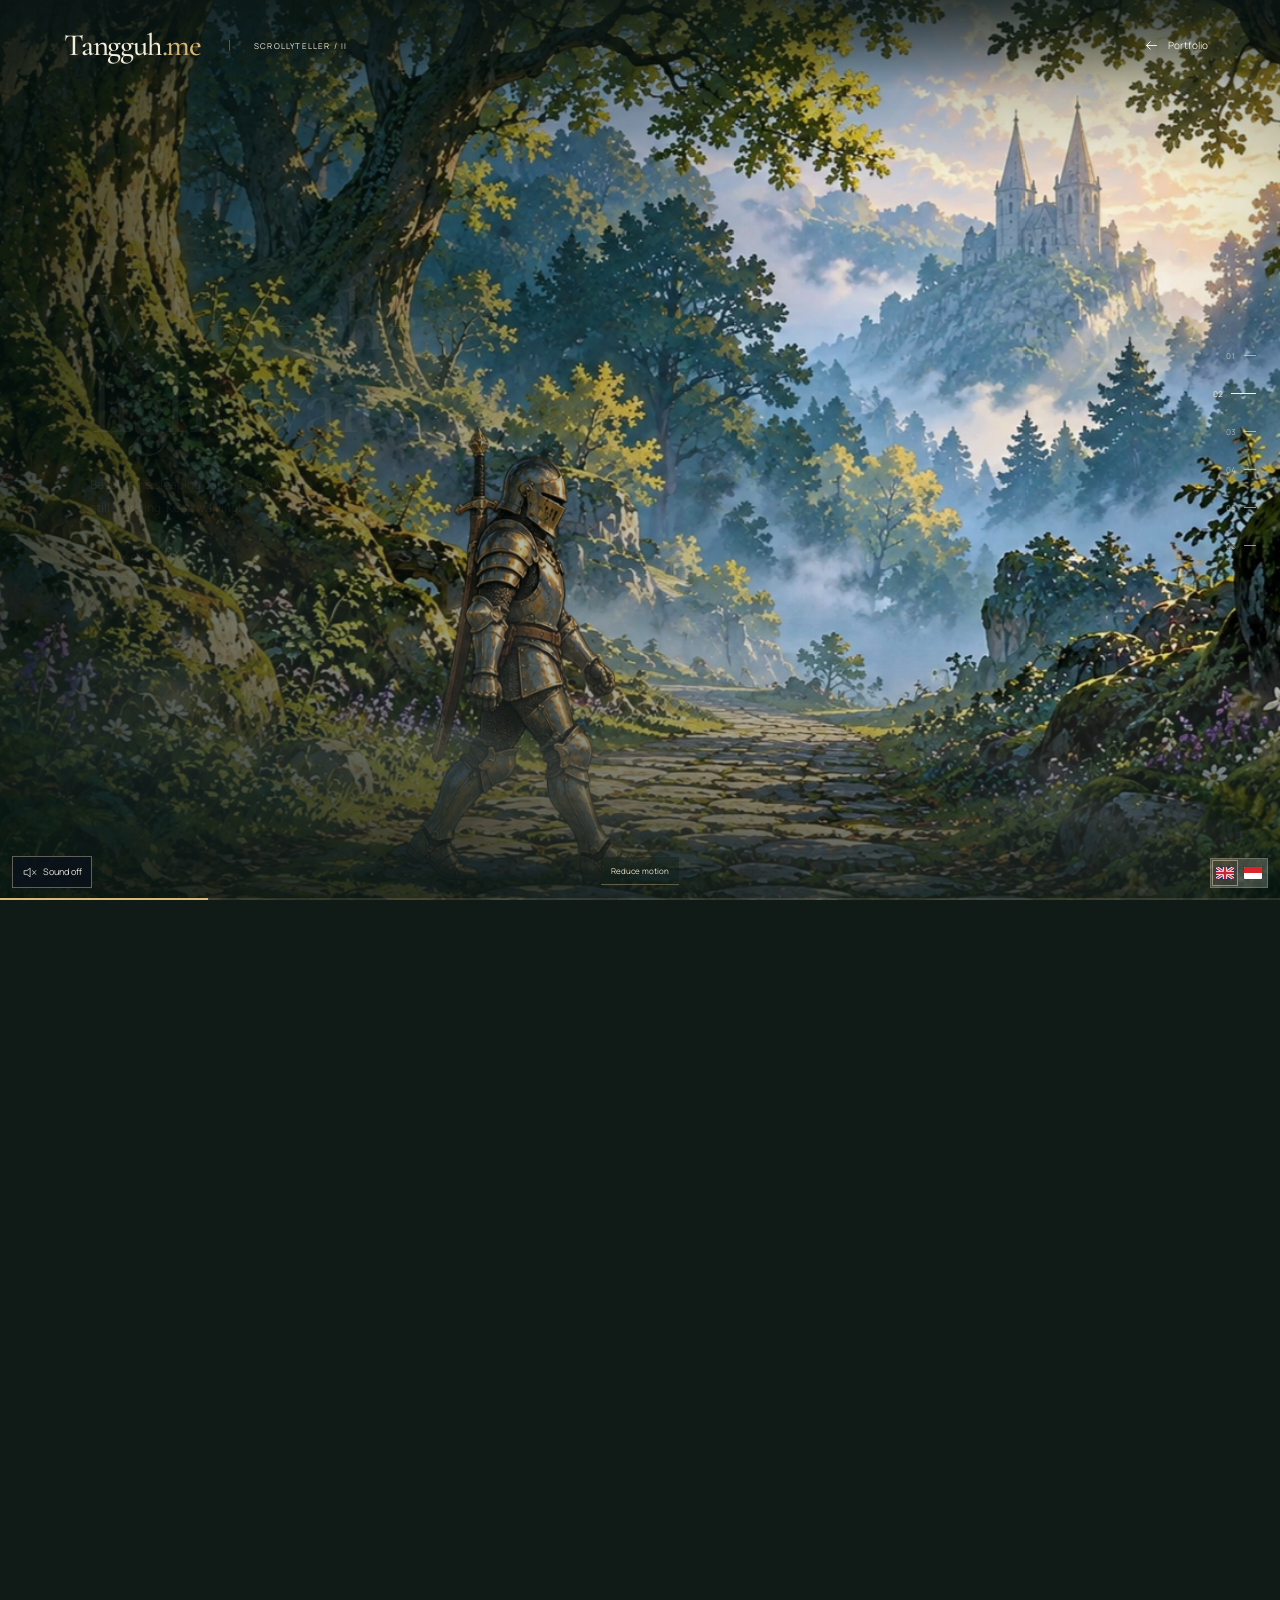
<file: season-2/index.html>
<!DOCTYPE html><html lang="en"><head><meta charset="utf-8"/><meta http-equiv="Content-Security-Policy" content="default-src 'self'; base-uri 'none'; object-src 'none'; frame-src 'none'; form-action 'none'; script-src 'self' 'sha256-9fuTq0BQgs848IZx7hYIyM4IbDNR0f4JjPVnY+hUxPI=' 'sha256-JkAdYzeuDZKQ/XvfkSl+iZzZrV3GEbHv4LZjmVHZ8TE=' 'sha256-OBTN3RiyCV4Bq7dFqZ5a2pAXjnCcCYeTJMO2I/LYKeo=' 'sha256-R2SZYQY6yyeEFvuQgISdLDebPpHwY4lkvdUnUzvbfY0=' 'sha256-URtxqns/1CmSgrfRdtK/n4ityncpmuT0KCBrgnbSCEg=' 'sha256-hG+r57g7zudbcV/Q8qNJij8L1lE6TwmHpa1Lcn9OsZg=' 'sha256-i1hxEg+iUAQeMlCcRJtHTiF5bK66CRfZNkPAdX174pI='; script-src-attr 'none'; style-src 'self' 'unsafe-inline'; img-src 'self' data: blob:; font-src 'self' data:; media-src 'self' blob:; connect-src 'self'; worker-src 'none'"/><meta name="referrer" content="strict-origin-when-cross-origin"/><link rel="preconnect" href="/" crossorigin=""/><meta name="viewport" content="width=device-width, initial-scale=1"/><link rel="preload" as="image" href="/assets/season-2/summons.webp" fetchPriority="high"/><link rel="preload" as="image" href="/assets/season-2/letter.webp" fetchPriority="auto"/><link rel="preload" as="image" href="/assets/season-2/cloud.webp" fetchPriority="auto"/><link rel="preload" as="image" href="/assets/season-2/forest.webp" fetchPriority="auto"/><link rel="preload" as="image" href="/assets/season-2/fern-left.webp" fetchPriority="auto"/><link rel="preload" as="image" href="/assets/season-2/fern-right.webp" fetchPriority="auto"/><link rel="preload" as="image" href="/assets/season-2/gate.webp" fetchPriority="auto"/><link rel="preload" as="image" href="/assets/season-2/banner-left.webp" fetchPriority="auto"/><link rel="preload" as="image" href="/assets/season-2/banner-right.webp" fetchPriority="auto"/><link rel="preload" as="image" href="/assets/season-2/throne.webp" fetchPriority="auto"/><link rel="stylesheet" href="/_next/static/chunks/1b9k95447yn0u.css" data-precedence="next"/><link rel="stylesheet" href="/_next/static/chunks/261q5c_850jcb.css" data-precedence="next"/><link rel="stylesheet" href="/_next/static/chunks/3rw480zajjhma.css" data-precedence="next"/><link rel="preload" as="script" fetchPriority="low" href="/_next/static/chunks/1ckvzn7sfprko.js"/><script src="/_next/static/chunks/1-nqmp1rl8kqt.js" async=""></script><script src="/_next/static/chunks/216iyidhmrh3u.js" async=""></script><script src="/_next/static/chunks/3zo13q3j-3u5e.js" async=""></script><script src="/_next/static/chunks/turbopack-3-ry682tkyiqk.js" async=""></script><script src="/_next/static/chunks/28-ty0a8v2uuf.js" async=""></script><script src="/_next/static/chunks/05hze_x98ng7m.js" async=""></script><link rel="preload" as="image" href="/assets/season-2/arch.webp" fetchPriority="auto"/><link rel="preload" as="image" href="/assets/season-2/crypt.webp" fetchPriority="auto"/><link rel="preload" as="image" href="/assets/season-2/dawn.webp" fetchPriority="auto"/><title>The Last Knight · Season 2 · Tangguh.me</title><meta name="description" content="Follow the last knight through a sleeping forest, an empty kingdom and the first light of dawn. An illustrated scroll story by Tangguh Lambang Wibawa."/><script src="/_next/static/chunks/0cz1d0mv5g_q7.js" noModule=""></script></head><body><div hidden=""><!--$--><!--/$--></div><main class="knight-journey" data-minimal="false" data-assets="loading" data-chapter="0" data-visible="true" aria-label="The Last Knight, Season 2"><a class="skip-link" href="#knight-ending">Skip to the ending</a><header class="s2-header"><a class="s2-brand" href="/portfolio/">Tangguh<span>.me</span></a><span class="s2-edition">SCROLLYTELLER / II</span><a class="s2-back" href="/portfolio/#karya"><svg class="ui-arrow " data-ui-icon="left" viewBox="0 0 24 24" fill="none" stroke="currentColor" stroke-width="1.6" stroke-linecap="round" stroke-linejoin="round" aria-hidden="true" focusable="false"><path d="M20 12H4m6-6-6 6 6 6"></path></svg>Portfolio</a></header><div class="s2-stage" aria-hidden="false"><div class="s2-scene s2-summons" data-scene="0" aria-hidden="true"><div class="s2-camera"><img class="s2-background" src="/assets/season-2/summons.webp" alt="" width="1536" height="1024" loading="eager" fetchPriority="high" decoding="async" draggable="false"/><img class="s2-prop s2-letter" src="/assets/season-2/letter.webp" alt="" width="1536" height="1024" loading="eager" fetchPriority="auto" decoding="async" draggable="false"/><div class="s2-actor"><div class="s2-foot-shadow"></div><canvas width="384" height="512" role="img" aria-label="The knight wearing steel and gold armour"></canvas></div><img class="s2-prop s2-mist s2-mist-one" src="/assets/season-2/cloud.webp" alt="" width="1536" height="1024" loading="eager" fetchPriority="auto" decoding="async" draggable="false"/><img class="s2-prop s2-mist s2-mist-two" src="/assets/season-2/cloud.webp" alt="" width="1536" height="1024" loading="eager" fetchPriority="auto" decoding="async" draggable="false"/></div><div class="s2-scene-shade"></div></div><div class="s2-scene s2-forest" data-scene="1" aria-hidden="true"><div class="s2-camera"><img class="s2-background" src="/assets/season-2/forest.webp" alt="" width="1536" height="1024" loading="eager" fetchPriority="auto" decoding="async" draggable="false"/><img class="s2-prop s2-fern s2-fern-left" src="/assets/season-2/fern-left.webp" alt="" width="1536" height="1024" loading="eager" fetchPriority="auto" decoding="async" draggable="false"/><img class="s2-prop s2-fern s2-fern-right" src="/assets/season-2/fern-right.webp" alt="" width="1536" height="1024" loading="eager" fetchPriority="auto" decoding="async" draggable="false"/><div class="s2-actor"><div class="s2-foot-shadow"></div><canvas width="384" height="512" role="img" aria-label="The knight wearing steel and gold armour"></canvas></div><img class="s2-prop s2-mist s2-mist-one" src="/assets/season-2/cloud.webp" alt="" width="1536" height="1024" loading="eager" fetchPriority="auto" decoding="async" draggable="false"/><img class="s2-prop s2-mist s2-mist-two" src="/assets/season-2/cloud.webp" alt="" width="1536" height="1024" loading="eager" fetchPriority="auto" decoding="async" draggable="false"/></div><div class="s2-scene-shade"></div></div><div class="s2-scene s2-gate" data-scene="2" aria-hidden="true"><div class="s2-camera"><img class="s2-background" src="/assets/season-2/gate.webp" alt="" width="1536" height="1024" loading="eager" fetchPriority="auto" decoding="async" draggable="false"/><img class="s2-prop s2-banner s2-banner-left" src="/assets/season-2/banner-left.webp" alt="" width="1536" height="1024" loading="eager" fetchPriority="auto" decoding="async" draggable="false"/><img class="s2-prop s2-banner s2-banner-right" src="/assets/season-2/banner-right.webp" alt="" width="1536" height="1024" loading="eager" fetchPriority="auto" decoding="async" draggable="false"/><div class="s2-actor"><div class="s2-foot-shadow"></div><canvas width="384" height="512" role="img" aria-label="The knight wearing steel and gold armour"></canvas></div><img class="s2-prop s2-mist s2-mist-one" src="/assets/season-2/cloud.webp" alt="" width="1536" height="1024" loading="eager" fetchPriority="auto" decoding="async" draggable="false"/><img class="s2-prop s2-mist s2-mist-two" src="/assets/season-2/cloud.webp" alt="" width="1536" height="1024" loading="eager" fetchPriority="auto" decoding="async" draggable="false"/></div><div class="s2-scene-shade"></div></div><div class="s2-scene s2-throne" data-scene="3" aria-hidden="true"><div class="s2-camera"><img class="s2-background" src="/assets/season-2/throne.webp" alt="" width="1536" height="1024" loading="eager" fetchPriority="auto" decoding="async" draggable="false"/><img class="s2-prop s2-arch" src="/assets/season-2/arch.webp" alt="" width="1536" height="1024" loading="eager" fetchPriority="auto" decoding="async" draggable="false"/><div class="s2-actor"><div class="s2-foot-shadow"></div><canvas width="384" height="512" role="img" aria-label="The knight wearing steel and gold armour"></canvas></div><img class="s2-prop s2-mist s2-mist-one" src="/assets/season-2/cloud.webp" alt="" width="1536" height="1024" loading="eager" fetchPriority="auto" decoding="async" draggable="false"/><img class="s2-prop s2-mist s2-mist-two" src="/assets/season-2/cloud.webp" alt="" width="1536" height="1024" loading="eager" fetchPriority="auto" decoding="async" draggable="false"/></div><div class="s2-scene-shade"></div></div><div class="s2-scene s2-crypt" data-scene="4" aria-hidden="true"><div class="s2-camera"><img class="s2-background" src="/assets/season-2/crypt.webp" alt="" width="1536" height="1024" loading="eager" fetchPriority="auto" decoding="async" draggable="false"/><canvas class="s2-prop s2-dragon" width="1536" height="1024"></canvas><div class="s2-ember-light"></div><div class="s2-actor"><div class="s2-foot-shadow"></div><canvas width="384" height="512" role="img" aria-label="The knight wearing steel and gold armour"></canvas></div><img class="s2-prop s2-mist s2-mist-one" src="/assets/season-2/cloud.webp" alt="" width="1536" height="1024" loading="eager" fetchPriority="auto" decoding="async" draggable="false"/><img class="s2-prop s2-mist s2-mist-two" src="/assets/season-2/cloud.webp" alt="" width="1536" height="1024" loading="eager" fetchPriority="auto" decoding="async" draggable="false"/></div><div class="s2-scene-shade"></div></div><div class="s2-scene s2-dawn" data-scene="5" aria-hidden="true"><div class="s2-camera"><img class="s2-background" src="/assets/season-2/dawn.webp" alt="" width="1536" height="1024" loading="eager" fetchPriority="auto" decoding="async" draggable="false"/><div class="s2-actor"><div class="s2-foot-shadow"></div><canvas width="384" height="512" role="img" aria-label="The knight wearing steel and gold armour"></canvas></div><img class="s2-prop s2-mist s2-mist-one" src="/assets/season-2/cloud.webp" alt="" width="1536" height="1024" loading="eager" fetchPriority="auto" decoding="async" draggable="false"/><img class="s2-prop s2-mist s2-mist-two" src="/assets/season-2/cloud.webp" alt="" width="1536" height="1024" loading="eager" fetchPriority="auto" decoding="async" draggable="false"/></div><div class="s2-scene-shade"></div></div><div class="s2-film-grain" aria-hidden="true"></div><div class="s2-particles" aria-hidden="true"><i style="left:9%;top:12%;animation-delay:0s"></i><i style="left:32%;top:49%;animation-delay:-1.7s"></i><i style="left:55%;top:86%;animation-delay:-3.4s"></i><i style="left:78%;top:23%;animation-delay:-5.1s"></i><i style="left:1%;top:60%;animation-delay:-6.8s"></i><i style="left:24%;top:97%;animation-delay:-8.5s"></i><i style="left:47%;top:34%;animation-delay:-10.2s"></i><i style="left:70%;top:71%;animation-delay:-11.9s"></i><i style="left:93%;top:8%;animation-delay:-13.6s"></i><i style="left:16%;top:45%;animation-delay:-15.299999999999999s"></i><i style="left:39%;top:82%;animation-delay:-17s"></i><i style="left:62%;top:19%;animation-delay:-18.7s"></i></div><article class="s2-copy" data-chapter="0" aria-hidden="false"><p class="s2-kicker">01 / <!-- -->The summons</p><h1>The last knight.</h1><p class="s2-story-line">A kingdom has forgotten the sunrise. One letter still remembers the way.</p><p class="s2-cue"><svg class="ui-arrow " data-ui-icon="down" viewBox="0 0 24 24" fill="none" stroke="currentColor" stroke-width="1.6" stroke-linecap="round" stroke-linejoin="round" aria-hidden="true" focusable="false"><path d="M12 4v16m-6-6 6 6 6-6"></path></svg>Follow the seal into the story.</p><button class="s2-begin">Break the seal<svg class="ui-arrow " data-ui-icon="down-right" viewBox="0 0 24 24" fill="none" stroke="currentColor" stroke-width="1.6" stroke-linecap="round" stroke-linejoin="round" aria-hidden="true" focusable="false"><path d="M6 6 18 18M6 18h12V6"></path></svg></button></article><article class="s2-copy" data-chapter="1" aria-hidden="false"><p class="s2-kicker">02 / <!-- -->The ancient forest</p><h2>Where the light waits.</h2><p class="s2-story-line">Beyond the sleeping oaks, the towers are still standing. Keep walking.</p><p class="s2-cue"><svg class="ui-arrow " data-ui-icon="down" viewBox="0 0 24 24" fill="none" stroke="currentColor" stroke-width="1.6" stroke-linecap="round" stroke-linejoin="round" aria-hidden="true" focusable="false"><path d="M12 4v16m-6-6 6 6 6-6"></path></svg>The path leads to the northern gate.</p></article><article class="s2-copy" data-chapter="2" aria-hidden="false"><p class="s2-kicker">03 / <!-- -->The northern gate</p><h2>No guards. No bells.</h2><p class="s2-story-line">Only the bridge answers your footsteps. The kingdom has been waiting.</p><p class="s2-cue"><svg class="ui-arrow " data-ui-icon="down" viewBox="0 0 24 24" fill="none" stroke="currentColor" stroke-width="1.6" stroke-linecap="round" stroke-linejoin="round" aria-hidden="true" focusable="false"><path d="M12 4v16m-6-6 6 6 6-6"></path></svg>Pass beneath the stone arch.</p></article><article class="s2-copy" data-chapter="3" aria-hidden="false"><p class="s2-kicker">04 / <!-- -->The silent hall</p><h2>An empty crown.</h2><p class="s2-story-line">The king is gone. Beneath his throne, a stair descends into the old world.</p><p class="s2-cue"><svg class="ui-arrow " data-ui-icon="down" viewBox="0 0 24 24" fill="none" stroke="currentColor" stroke-width="1.6" stroke-linecap="round" stroke-linejoin="round" aria-hidden="true" focusable="false"><path d="M12 4v16m-6-6 6 6 6-6"></path></svg>Follow the light beneath the throne.</p></article><article class="s2-copy" data-chapter="4" aria-hidden="false"><p class="s2-kicker">05 / <!-- -->The dragon crypt</p><h2>The keeper of dawn.</h2><p class="s2-story-line">The dragon never stole the sun. It kept the last ember alive.</p><p class="s2-cue"><svg class="ui-arrow " data-ui-icon="down" viewBox="0 0 24 24" fill="none" stroke="currentColor" stroke-width="1.6" stroke-linecap="round" stroke-linejoin="round" aria-hidden="true" focusable="false"><path d="M12 4v16m-6-6 6 6 6-6"></path></svg>Carry the ember to the highest tower.</p></article><article class="s2-copy" data-chapter="5" aria-hidden="false"><p class="s2-kicker">06 / <!-- -->The first morning</p><h2>And the world remembers.</h2><p class="s2-story-line">A little light was enough. Somewhere below, the bells begin again.</p><p class="s2-cue"><svg class="ui-arrow " data-ui-icon="down" viewBox="0 0 24 24" fill="none" stroke="currentColor" stroke-width="1.6" stroke-linecap="round" stroke-linejoin="round" aria-hidden="true" focusable="false"><path d="M12 4v16m-6-6 6 6 6-6"></path></svg>Every ending leaves a door open.</p><div class="s2-ending-links"><button>Read the story again<svg class="ui-arrow " data-ui-icon="replay" viewBox="0 0 24 24" fill="none" stroke="currentColor" stroke-width="1.6" stroke-linecap="round" stroke-linejoin="round" aria-hidden="true" focusable="false"><path d="M4 9a8 8 0 1 1 1 9M4 4v5h5"></path></svg></button><a href="/portfolio/#karya">Back to my work<svg class="ui-arrow " data-ui-icon="up-right" viewBox="0 0 24 24" fill="none" stroke="currentColor" stroke-width="1.6" stroke-linecap="round" stroke-linejoin="round" aria-hidden="true" focusable="false"><path d="M6 18 18 6M6 6h12v12"></path></svg></a></div></article><div class="s2-loading" role="status">Painting the next world…</div></div><nav class="s2-chapters" aria-label="Story chapters"><button aria-label="The summons" aria-current="step"><span>01</span><i></i><span class="s2-chapter-label">The summons</span></button><button aria-label="The ancient forest"><span>02</span><i></i><span class="s2-chapter-label">The ancient forest</span></button><button aria-label="The northern gate"><span>03</span><i></i><span class="s2-chapter-label">The northern gate</span></button><button aria-label="The silent hall"><span>04</span><i></i><span class="s2-chapter-label">The silent hall</span></button><button aria-label="The dragon crypt"><span>05</span><i></i><span class="s2-chapter-label">The dragon crypt</span></button><button aria-label="The first morning"><span>06</span><i></i><span class="s2-chapter-label">The first morning</span></button></nav><div class="s2-progress" aria-hidden="true"><span class="s2-progress-fill"></span></div><button class="s2-motion" aria-pressed="false">Reduce motion</button><div id="knight-ending" class="s2-end-anchor"></div></main><!--$--><!--/$--><div class="language-switcher language-global" role="group" aria-label="Language / Bahasa"><button type="button" aria-pressed="true" lang="en" title="English"><svg class="language-flag" data-flag="gb" viewBox="0 0 60 40" aria-hidden="true" focusable="false"><path fill="#17376b" d="M0 0h60v40H0z"></path><path d="m0 0 60 40M60 0 0 40" stroke="#fff" stroke-width="10"></path><path d="m0 0 60 40M60 0 0 40" stroke="#cf2335" stroke-width="4"></path><path d="M30 0v40M0 20h60" stroke="#fff" stroke-width="14"></path><path d="M30 0v40M0 20h60" stroke="#cf2335" stroke-width="8"></path></svg><span class="sr-only">EN English</span></button><button type="button" aria-pressed="false" lang="id" title="Bahasa Indonesia"><svg class="language-flag" data-flag="id" viewBox="0 0 60 40" aria-hidden="true" focusable="false"><path fill="#fff" d="M0 0h60v40H0z"></path><path fill="#dc242b" d="M0 0h60v20H0z"></path></svg><span class="sr-only">ID Bahasa Indonesia</span></button></div><button type="button" class="world-sound " data-world-sound="true" data-realm="temple" data-state="off" aria-pressed="false" aria-label="Turn world sound on" title="The soundtrack follows the world you are exploring."><svg aria-hidden="true" viewBox="0 0 24 24" fill="none"><path d="M4 9h4l5-4v14l-5-4H4Z"></path><path d="m17 9 5 6m0-6-5 6"></path></svg><span>Sound off</span></button><script id="_R_">(globalThis["TURBOPACK"] || (globalThis["TURBOPACK"] = [])).push({"otherChunks":["static/chunks/1ckvzn7sfprko.js","static/chunks/1-nqmp1rl8kqt.js","static/chunks/216iyidhmrh3u.js","static/chunks/3zo13q3j-3u5e.js"],"runtimeModuleIds":[94553]});</script><script src="/_next/static/chunks/1ckvzn7sfprko.js" async=""></script><script>(self.__next_f=self.__next_f||[]).push([0])</script><script>self.__next_f.push([1,"1:\"$Sreact.fragment\"\n2:\"/_next/static/chunks/28-ty0a8v2uuf.js\"\n3:\"LanguageProvider\"\n4:I[13865,[\"$2\"],\"$3\"]\n5:I[39756,[\"$2\"],\"default\"]\n6:I[37457,[\"$2\"],\"default\"]\n7:\"LanguageSwitcher\"\n8:I[13865,[\"$2\"],\"$7\"]\n9:I[63287,[\"$2\"],\"WorldAudio\"]\nd:\"/_next/static/chunks/05hze_x98ng7m.js\"\ne:I[86664,[\"$2\",\"$d\"],\"KnightJourney\"]\nf:I[97367,[\"$2\"],\"OutletBoundary\"]\n10:\"$Sreact.suspense\"\n12:\"ViewportBoundary\"\n13:I[97367,[\"$2\"],\"$12\"]\n15:\"MetadataBoundary\"\n16:I[97367,[\"$2\"],\"$15\"]\n18:I[68027,[\"$2\"],\"default\",1]\n:HL[\"/_next/static/chunks/1b9k95447yn0u.css\",\"style\"]\n:HL[\"/_next/static/chunks/261q5c_850jcb.css\",\"style\"]\n:HC[\"/\",\"\"]\n:HL[\"/_next/static/chunks/3rw480zajjhma.css\",\"style\"]\nb:X\nc:[[\"children\",{\"s\":\"__PAGE__\",\"h\":512,\"d\":{\"r\":[\"$\",\"$1\",\"c\",{\"children\":[[\"$\",\"$Le\",null,{}],[[\"$\",\"link\",\"0\",{\"rel\":\"stylesheet\",\"href\":\"/_next/static/chunks/3rw480zajjhma.css\",\"precedence\":\"next\",\"crossOrigin\":\"$undefined\",\"nonce\":\"$undefined\"}],[\"$\",\"script\",\"script-0\",{\"src\":\"/_next/static/chunks/05hze_x98ng7m.js\",\"async\":true,\"nonce\":\"$undefined\"}]],[\"$\",\"$Lf\",null,{\"children\":[\"$\",\"$10\",null,{\"name\":\"Next.MetadataOutlet\",\"children\":\"$@11\"}]}]]}],\"p\":false,\"v\":null}}]]\na:[[\"children\",{\"s\":\"season-2\",\"h\":512,\"d\":{\"r\":[\"$\",\"$1\",\"c\",{\"children\":[null,[\"$\",\"$L5\",null,{\"parallelRouterKey\":\"children\",\"error\":\"$undefined\",\"errorStyles\":\"$undefined\",\"errorScripts\":\"$undefined\",\"template\":[\"$\",\"$L6\",null,{}],\"templateStyles\":\"$undefined\",\"templateScripts\":\"$undefined\",\"notFound\":\"$undefined\",\"forbidden\":\"$undefined\",\"unauthorized\":\"$undefined\"}]]}],\"p\":false,\"v\":\"$b\"},\"c\":\"$Qc\"}]]\n0:{\"P\":null,\"c\":[\"\",\"season-2\",\"\"],\"q\":\"\",\"i\":false,\"t\":{\"t\":{\"s\":\"\",\"h\":528,\"d\":{\"r\":[\"$\",\"$1\",\"c\",{\"children\":[[[\"$\",\"link\",\"0\",{\"rel\":\"stylesheet\",\"href\":\"/_next/static/chunks/1b9k95447yn0u.css\",\"precedence\":\"next\",\"crossOrigin\":\"$undefined\",\"nonce\":\"$undefined\"}],[\"$\",\"link\",\"1\",{\"rel\":\"stylesheet\",\"href\":\"/_next/static/chunks/261q5c_850jcb.css\",\"precedence\":\"next\",\"crossOrigin\":\"$undefined\",\"nonce\":\"$undefined\"}],[\"$\",\"script\",\"script-0\",{\"src\":\"/_next/static/chunks/28-ty0a8v2uuf.js\",\"async\":true,\"nonce\":\"$undefined\"}]],[\"$\",\"html\",null,{\"lang\":\"en\",\"suppressHydrationWarning\":true,\"children\":[\"$\",\"body\",null,{\"children\":[\"$\",\"$L4\",null,{\"children\":[[\"$\",\"$L5\",null,{\"parallelRouterKey\":\"children\",\"error\":\"$undefined\",\"errorStyles\":\"$undefined\",\"errorScripts\":\"$undefined\",\"template\":[\"$\",\"$L6\",null,{}],\"templateStyles\":\"$undefined\",\"templateScripts\":\"$undefined\",\"notFound\":[[[\"$\",\"title\",null,{\"children\":\"404: This page could not be found.\"}],[\"$\",\"div\",null,{\"style\":{\"fontFamily\":\"system-ui,\\\"Segoe UI\\\",Roboto,Helvetica,Arial,sans-serif,\\\"Apple Color Emoji\\\",\\\"Segoe UI Emoji\\\"\",\"height\":\"100vh\",\"textAlign\":\"center\",\"display\":\"flex\",\"flexDirection\":\"column\",\"alignItems\":\"center\",\"justifyContent\":\"center\"},\"children\":[\"$\",\"div\",null,{\"children\":[[\"$\",\"style\",null,{\"dangerouslySetInnerHTML\":{\"__html\":\"body{color:#000;background:#fff;margin:0}.next-error-h1{border-right:1px solid rgba(0,0,0,.3)}@media (prefers-color-scheme:dark){body{color:#fff;background:#000}.next-error-h1{border-right:1px solid rgba(255,255,255,.3)}}\"}}],[\"$\",\"h1\",null,{\"className\":\"next-error-h1\",\"style\":{\"display\":\"inline-block\",\"margin\":\"0 20px 0 0\",\"padding\":\"0 23px 0 0\",\"fontSize\":24,\"fontWeight\":500,\"verticalAlign\":\"top\",\"lineHeight\":\"49px\"},\"children\":404}],[\"$\",\"div\",null,{\"style\":{\"display\":\"inline-block\"},\"children\":[\"$\",\"h2\",null,{\"style\":{\"fontSize\":14,\"fontWeight\":400,\"lineHeight\":\"49px\",\"margin\":0},\"children\":\"This page could not be found.\"}]}]]}]}]],[]],\"forbidden\":\"$undefined\",\"unauthorized\":\"$undefined\"}],[\"$\",\"$L8\",null,{\"className\":\"language-global\"}],[\"$\",\"$L9\",null,{}]]}]}]}]]}],\"p\":false,\"v\":null},\"c\":\"$Qa\"},\"h\":{\"r\":[\"$\",\"$1\",\"h\",{\"children\":[null,[\"$\",\"$L13\",null,{\"children\":\"$L14\"}],[\"$\",\"$L16\",null,{\"children\":[[\"$\",\"div\",null,{\"hidden\":true,\"children\":[\"$\",\"$10\",null,{\"name\":\"Next.Metadata\",\"children\":\"$L17\"}]}],null]}],null]}],\"p\":false,\"v\":null}},\"m\":\"$undefined\",\"G\":[\"$18\",[[\"$\",\"link\",\"0\",{\"rel\":\"stylesheet\",\"href\":\"/_next/static/chunks/1b9k95447yn0u.css\",\"precedence\":\"next\",\"crossOrigin\":\"$undefined\",\"nonce\":\"$undefined\"}],[\"$\",\"link\",\"1\",{\"rel\":\"stylesheet\",\"href\":\"/_next/static/chunks/261q5c_850jcb.css\",\"precedence\":\"next\",\"crossOrigin\":\"$undefined\",\"nonce\":\"$undefined\"}]]],\"S\":true,\"r\":\"$undefined\",\"s\":\"$undefined\",\"a\":\"$undefined\",\"l\":\"$undefined\",\"p\":\"$undefined\",\"d\":\"$undefined\",\"b\":\"LHPcw2wSRbZwIsb4yTazm\"}\nb:C\n14:[[\"$\",\"meta\",\"0\",{\"charSet\":\"utf-8\"}],[\"$\",\"meta\",\"1\",{\"name\":\"viewport\",\"content\":\"width=device-width, initial-scale=1\"}]]\n11:null\n17:[[\"$\",\"title\",\"0\",{\"children\":\"The Last Knight · Season 2 · Tangguh.me\"}],[\"$\",\"meta\",\"1\",{\"name\":\"description\",\"content\":\"Follow the last knight through a sleeping forest, an empty kingdom and the first light of dawn. An illustrated scroll story by Tangguh Lambang Wibawa.\"}]]\n"])</script></body></html>
</file>
<file: _next/static/chunks/1b9k95447yn0u.css>
@font-face{font-family:Manrope Variable;font-style:normal;font-display:swap;font-weight:200 800;src:url(../media/manrope-cyrillic-ext-wght-normal.1dtltwig2y3wh.woff2)format("woff2-variations");unicode-range:U+460-52F,U+1C80-1C8A,U+20B4,U+2DE0-2DFF,U+A640-A69F,U+FE2E-FE2F}@font-face{font-family:Manrope Variable;font-style:normal;font-display:swap;font-weight:200 800;src:url(../media/manrope-cyrillic-wght-normal.1hmx3sz6swr8m.woff2)format("woff2-variations");unicode-range:U+301,U+400-45F,U+490-491,U+4B0-4B1,U+2116}@font-face{font-family:Manrope Variable;font-style:normal;font-display:swap;font-weight:200 800;src:url(../media/manrope-greek-wght-normal.37b2k1x9f-55d.woff2)format("woff2-variations");unicode-range:U+370-377,U+37A-37F,U+384-38A,U+38C,U+38E-3A1,U+3A3-3FF}@font-face{font-family:Manrope Variable;font-style:normal;font-display:swap;font-weight:200 800;src:url(../media/manrope-vietnamese-wght-normal.3xvzy9_grgcx4.woff2)format("woff2-variations");unicode-range:U+102-103,U+110-111,U+128-129,U+168-169,U+1A0-1A1,U+1AF-1B0,U+300-301,U+303-304,U+308-309,U+323,U+329,U+1EA0-1EF9,U+20AB}@font-face{font-family:Manrope Variable;font-style:normal;font-display:swap;font-weight:200 800;src:url(../media/manrope-latin-ext-wght-normal.0-hru0xfwhnbp.woff2)format("woff2-variations");unicode-range:U+100-2BA,U+2BD-2C5,U+2C7-2CC,U+2CE-2D7,U+2DD-2FF,U+304,U+308,U+329,U+1D00-1DBF,U+1E00-1E9F,U+1EF2-1EFF,U+2020,U+20A0-20AB,U+20AD-20C0,U+2113,U+2C60-2C7F,U+A720-A7FF}@font-face{font-family:Manrope Variable;font-style:normal;font-display:swap;font-weight:200 800;src:url(../media/manrope-latin-wght-normal.1p_a2k8qd5zhp.woff2)format("woff2-variations");unicode-range:U+??,U+131,U+152-153,U+2BB-2BC,U+2C6,U+2DA,U+2DC,U+304,U+308,U+329,U+2000-206F,U+20AC,U+2122,U+2191,U+2193,U+2212,U+2215,U+FEFF,U+FFFD}
@font-face{font-family:Cormorant Garamond;font-style:normal;font-display:swap;font-weight:500;src:url(../media/cormorant-garamond-cyrillic-ext-500-normal.03fknytd5rmfr.woff2)format("woff2"),url(../media/cormorant-garamond-cyrillic-ext-500-normal.3ewkjvxc-jwwe.woff)format("woff");unicode-range:U+460-52F,U+1C80-1C8A,U+20B4,U+2DE0-2DFF,U+A640-A69F,U+FE2E-FE2F}@font-face{font-family:Cormorant Garamond;font-style:normal;font-display:swap;font-weight:500;src:url(../media/cormorant-garamond-cyrillic-500-normal.3rq5umpzqu1va.woff2)format("woff2"),url(../media/cormorant-garamond-cyrillic-500-normal.06sz2tlpbr_n2.woff)format("woff");unicode-range:U+301,U+400-45F,U+490-491,U+4B0-4B1,U+2116}@font-face{font-family:Cormorant Garamond;font-style:normal;font-display:swap;font-weight:500;src:url(../media/cormorant-garamond-vietnamese-500-normal.1i0m26ht5i4lh.woff2)format("woff2"),url(../media/cormorant-garamond-vietnamese-500-normal.3ksi3r8s137fv.woff)format("woff");unicode-range:U+102-103,U+110-111,U+128-129,U+168-169,U+1A0-1A1,U+1AF-1B0,U+300-301,U+303-304,U+308-309,U+323,U+329,U+1EA0-1EF9,U+20AB}@font-face{font-family:Cormorant Garamond;font-style:normal;font-display:swap;font-weight:500;src:url(../media/cormorant-garamond-latin-ext-500-normal.2hnzb7c8ecx8y.woff2)format("woff2"),url(../media/cormorant-garamond-latin-ext-500-normal.2ygaswqemalq8.woff)format("woff");unicode-range:U+100-2BA,U+2BD-2C5,U+2C7-2CC,U+2CE-2D7,U+2DD-2FF,U+304,U+308,U+329,U+1D00-1DBF,U+1E00-1E9F,U+1EF2-1EFF,U+2020,U+20A0-20AB,U+20AD-20C0,U+2113,U+2C60-2C7F,U+A720-A7FF}@font-face{font-family:Cormorant Garamond;font-style:normal;font-display:swap;font-weight:500;src:url(../media/cormorant-garamond-latin-500-normal.1ua6lqq3rsqyo.woff2)format("woff2"),url(../media/cormorant-garamond-latin-500-normal.410p0bora3wvy.woff)format("woff");unicode-range:U+??,U+131,U+152-153,U+2BB-2BC,U+2C6,U+2DA,U+2DC,U+304,U+308,U+329,U+2000-206F,U+20AC,U+2122,U+2191,U+2193,U+2212,U+2215,U+FEFF,U+FFFD}
@font-face{font-family:Cormorant Garamond;font-style:italic;font-display:swap;font-weight:500;src:url(../media/cormorant-garamond-cyrillic-ext-500-italic.10oib196_9jry.woff2)format("woff2"),url(../media/cormorant-garamond-cyrillic-ext-500-italic.2h4j6lvqp9-72.woff)format("woff");unicode-range:U+460-52F,U+1C80-1C8A,U+20B4,U+2DE0-2DFF,U+A640-A69F,U+FE2E-FE2F}@font-face{font-family:Cormorant Garamond;font-style:italic;font-display:swap;font-weight:500;src:url(../media/cormorant-garamond-cyrillic-500-italic.3dnlhm7atb4y6.woff2)format("woff2"),url(../media/cormorant-garamond-cyrillic-500-italic.2cjss573vw1hq.woff)format("woff");unicode-range:U+301,U+400-45F,U+490-491,U+4B0-4B1,U+2116}@font-face{font-family:Cormorant Garamond;font-style:italic;font-display:swap;font-weight:500;src:url(../media/cormorant-garamond-vietnamese-500-italic.24nssqggppi6e.woff2)format("woff2"),url(../media/cormorant-garamond-vietnamese-500-italic.0xcaeqznsyvit.woff)format("woff");unicode-range:U+102-103,U+110-111,U+128-129,U+168-169,U+1A0-1A1,U+1AF-1B0,U+300-301,U+303-304,U+308-309,U+323,U+329,U+1EA0-1EF9,U+20AB}@font-face{font-family:Cormorant Garamond;font-style:italic;font-display:swap;font-weight:500;src:url(../media/cormorant-garamond-latin-ext-500-italic.2ezsvhb8iy_b_.woff2)format("woff2"),url(../media/cormorant-garamond-latin-ext-500-italic.34botu4vp2bv7.woff)format("woff");unicode-range:U+100-2BA,U+2BD-2C5,U+2C7-2CC,U+2CE-2D7,U+2DD-2FF,U+304,U+308,U+329,U+1D00-1DBF,U+1E00-1E9F,U+1EF2-1EFF,U+2020,U+20A0-20AB,U+20AD-20C0,U+2113,U+2C60-2C7F,U+A720-A7FF}@font-face{font-family:Cormorant Garamond;font-style:italic;font-display:swap;font-weight:500;src:url(../media/cormorant-garamond-latin-500-italic.0p-d800d619j9.woff2)format("woff2"),url(../media/cormorant-garamond-latin-500-italic.02zy1irvpwwx9.woff)format("woff");unicode-range:U+??,U+131,U+152-153,U+2BB-2BC,U+2C6,U+2DA,U+2DC,U+304,U+308,U+329,U+2000-206F,U+20AC,U+2122,U+2191,U+2193,U+2212,U+2215,U+FEFF,U+FFFD}
:root{--paper:#f0e8d8;--ink:#302b23;--gold:#8c6a33;--sans:"Manrope Variable",Arial,sans-serif;--serif:"Cormorant Garamond",Georgia,serif}.world-sound{z-index:65;color:#e6e4df;background:#0a121bd9;border:1px solid #bdb39b7a;align-items:center;gap:9px;min-height:33px;padding:8px 10px;font-size:9px;line-height:1.3;display:flex;position:fixed;bottom:10px;right:calc(5.2% + 115px)}.world-sound svg{stroke:currentColor;stroke-width:1.2px;stroke-linejoin:round;stroke-linecap:round;width:15px;height:15px}.world-sound[aria-pressed=true]{color:#f4e3b8;border-color:#d4c399}.world-sound.sound-cosmic{color:#d8e1f4;background:#050c18e8;border-color:#9caecc59;bottom:22px;right:5.5%}@media (max-width:768px){.world-sound{min-height:31px;padding:7px 9px;font-size:8px;bottom:9px;right:calc(6% + 88px)}.world-sound.sound-cosmic{bottom:18px;right:7%}}@media (max-height:560px){.world-sound:not(.sound-cosmic){min-height:27px;padding:6px 8px;font-size:7px;bottom:7px}}*{box-sizing:border-box}html{scrollbar-width:thin;scrollbar-color:#8b795c #171d1d;scroll-padding-top:0}body{color:var(--ink);font-family:var(--sans);-webkit-font-smoothing:antialiased;background:#f0e8d8;margin:0;font-size:15px}button,a{-webkit-tap-highlight-color:transparent}button{font:inherit;color:inherit;cursor:pointer}a{color:inherit;text-decoration:none}button{background:0 0;border:0}button:focus-visible,a:focus-visible{outline-offset:7px;outline:2px solid}::selection{color:#171c1b;background:#bda16e}.journey{--ui:#312b23;--ui-line:#312b2345;background:#040e14}.sr-only{clip-path:inset(50%);white-space:nowrap;border:0;width:1px;height:1px;margin:-1px;padding:0;position:absolute;overflow:hidden}.animated-brand{perspective:450px;min-width:3.8em;line-height:1.18;display:inline-grid;position:relative}.brand-mythos,.brand-tangguh{transform-origin:50%;backface-visibility:hidden;grid-area:1/1}.brand-mythos{animation:.85s cubic-bezier(.22,1,.36,1) 1.4s both brand-away}.brand-tangguh{animation:1.1s cubic-bezier(.22,1,.36,1) 1.65s both brand-arrive}@keyframes brand-away{to{opacity:0;filter:blur(4px);transform:translateY(-65%)rotateX(65deg)}}@keyframes brand-arrive{0%{opacity:0;filter:blur(4px);transform:translateY(70%)rotateX(-65deg)}to{opacity:1;filter:blur();transform:none}}.reduced-motion .brand-mythos,.modern-portfolio[data-motion=minimal] .brand-mythos{opacity:0;animation:none}.reduced-motion .brand-tangguh,.modern-portfolio[data-motion=minimal] .brand-tangguh{opacity:1;animation:none;transform:none}@media (prefers-reduced-motion:reduce){.brand-mythos{opacity:0;animation:none}.brand-tangguh{opacity:1;animation:none;transform:none}}.journey[data-theme=dark]{--ui:#f1ede2;--ui-line:#f1ede24d}.skip-link{z-index:1000;background:var(--paper);color:var(--ink);padding:15px 24px;position:fixed;top:12px;left:15px;transform:translateY(-160%)}.skip-link:focus{transform:none}.site-header{z-index:60;height:106px;color:var(--ui);background:linear-gradient(#ebdfc92e,#0000);justify-content:space-between;align-items:center;gap:32px;padding:0 5.2%;transition:color .5s;display:flex;position:fixed;inset:0 0 auto}.journey[data-theme=light] .site-header{background:linear-gradient(#efe6d3d9,#efe6d359 55%,#0000)}.journey[data-theme=dark] .site-header{background:linear-gradient(#041114a6,#0000)}.wordmark{font-family:var(--serif);letter-spacing:-2.5px;font-size:43px;font-weight:500;line-height:1}.wordmark-period{color:#916f37}.header-caption{letter-spacing:.05em;border-left:1px solid var(--ui-line);margin-left:24px;margin-right:auto;padding-left:23px;font-size:10px}.header-nav{align-items:center;gap:42px;font-size:12px;font-weight:600;display:flex}.header-nav>a{align-items:center;gap:22px;display:flex}.header-nav a:hover{opacity:.65}.menu-button{align-items:center;gap:21px;padding:14px 0;display:flex}.menu-lines{gap:5px;width:24px;display:grid}.menu-lines i{background:currentColor;width:24px;height:1px;transition:transform .25s;display:block}.menu-lines i:last-child{justify-self:end;width:16px}.menu-button:hover .menu-lines i:last-child{transform:translate(-8px)}.world{isolation:isolate;height:190svh;position:relative}.stage{isolation:isolate;height:100svh;min-height:680px;position:sticky;top:0;overflow:hidden}.backdrop{z-index:0;transform-origin:50% 55%;will-change:transform;position:absolute;inset:-2%}.art{object-fit:cover;pointer-events:none;-webkit-user-select:none;user-select:none}.art-contain{object-fit:contain}.scene-copy{z-index:8;will-change:transform,opacity;position:absolute}.scene-copy:focus-within{z-index:30;opacity:1!important}.eyebrow{letter-spacing:.19em;align-items:center;gap:14px;margin:0 0 28px;font-size:9px;font-weight:700;line-height:1.7;display:flex}.small-rule{background:currentColor;width:30px;height:1px;display:inline-block}.scene-copy h1,.scene-copy h2{font-family:var(--serif);letter-spacing:-.055em;margin:0;font-weight:500;line-height:.88}.scene-copy h1 em,.scene-copy h2 em{font-weight:500}.scene-copy>p:not(.eyebrow){letter-spacing:.005em;margin:28px 0;font-size:13px;line-height:1.9}.experience-hint button{font:inherit;text-underline-offset:4px;min-height:28px;padding:0;text-decoration:underline;text-decoration-thickness:1px}.text-link{border-bottom:1px solid #382d1e80;justify-content:space-between;align-items:center;gap:42px;padding:15px 0;font-size:11px;font-weight:700;display:inline-flex}.text-link span{font-size:22px;font-weight:400;transition:transform .3s}.text-link:hover span{transform:translateY(4px)}.text-link.light-link{border-color:#ebf1ed73}.hero-foot{z-index:10;letter-spacing:.15em;justify-content:space-between;align-items:center;font-size:8px;font-weight:600;display:flex;position:absolute;bottom:78px;left:5.2%;right:5.2%}.hero-foot>span:last-child{opacity:.7}.scroll-invitation{align-items:center;gap:12px;display:flex;position:absolute;left:50%;transform:translate(-50%)}.scroll-invitation i{opacity:.65;border:1px solid;border-radius:10px;width:16px;height:32px;position:relative}.scroll-invitation i:after{content:"";background:currentColor;width:2px;height:6px;animation:2s infinite scroll-drop;position:absolute;top:7px;left:6px}.temple{background:#eee4d1}.temple-haze{z-index:1;background:linear-gradient(90deg,#f4e9d21f,#f4e9d257 25%,#0000 70%),linear-gradient(#0000 73%,#efe2c6cc);position:absolute;inset:0}.pillars-layer{z-index:4;pointer-events:none;transform-origin:50% 70%;position:absolute;inset:3% -8% -15%}.pillars-layer>div{width:100%;height:100%;position:relative}.pillars-layer .art{object-fit:fill}.statue-layer{z-index:5;pointer-events:none;transform-origin:50% 100%;width:37%;height:88%;position:absolute;bottom:-3%;right:12%}.statue-layer>div{width:100%;height:100%;position:relative}.statue-layer .art{object-position:bottom}.temple-copy{color:#30291f;max-width:59%;top:30.5%;left:14.1%}.temple-copy h1{text-shadow:0 1px 24px #f5ebd266;font-size:clamp(76px,7.8vw,148px)}.temple-copy h1 em{color:#7a5a2c}.temple-copy .eyebrow{color:#6a5538;margin-bottom:24px}.temple-copy .intro{max-width:270px}.dust{pointer-events:none;z-index:7;position:absolute;inset:0;overflow:hidden}.dust i{opacity:0;background:#fff7df;border-radius:50%;width:3px;height:3px;animation:8s ease-in-out infinite drift;position:absolute;box-shadow:0 0 9px #ffe49bcc}.exit-curtain{z-index:20;clip-path:inset(100% 0 0);pointer-events:none;position:absolute;inset:-2px}.temple-exit{background:#eae7df}.musashi{background:#ede9df;height:200svh}.musashi .stage{background:#ede9df}.musashi .backdrop{inset:0}.musashi .backdrop .art{object-position:center}.manga-mark{opacity:.1;z-index:2;font-family:serif;font-size:clamp(170px,25vw,380px);line-height:1;position:absolute;top:17%;right:7.5%}.swordsman-layer{z-index:4;pointer-events:none;transform-origin:70% 100%;width:63%;height:108%;position:absolute;bottom:-9%;right:3%}.swordsman-layer>div{width:100%;height:100%;position:relative}.musashi-copy{color:#191b1a;top:22%;left:14%}.musashi-copy h2{font-family:var(--sans);letter-spacing:-.085em;font-size:clamp(66px,7.3vw,124px);font-weight:700;line-height:.98}.musashi-copy h2 span{font-weight:400}.musashi-copy h2 em{font-family:var(--serif);letter-spacing:-.055em;font-size:1.2em;line-height:.9}.musashi-copy>p:not(.eyebrow){margin:24px 0}.ink-signature{border-left:2px solid #222;flex-direction:column;gap:8px;margin-top:32px;padding-left:15px;display:flex}.ink-signature>span{letter-spacing:.14em;font-size:9px;font-weight:700}.ink-signature small{opacity:.7;font-size:10px}.vertical-note{writing-mode:vertical-rl;letter-spacing:.28em;z-index:6;font-size:8px;position:absolute;top:47%;right:5%}.blade-slash{transform-origin:0;z-index:12;opacity:0;background:#111;width:130%;height:7px;position:absolute;top:43%;left:-15%;transform:rotate(-24deg)scaleX(0);box-shadow:0 4px #2323231a}.katana-sweep{opacity:0;z-index:13;pointer-events:none;transform-origin:85%;height:30%;position:absolute;top:28%;left:-8%;right:-8%}.roots-layer{z-index:3;pointer-events:none;position:absolute;inset:-5% -4% 20%}.roots-layer>div{width:100%;height:100%;position:relative}.roots-layer .art{object-fit:fill}.musashi-exit{clip-path:inset(100% 0 0);background:#08191c}.cave{color:#e4eee5;background:#08191c;height:200svh}.dark-shade{z-index:1;background:linear-gradient(90deg,#030e11a6,#0000 80%),linear-gradient(#0000 65%,#08191c);position:absolute;inset:0}.crystals-layer{z-index:6;pointer-events:none;transform-origin:50% 100%;position:absolute;inset:8% -9% -23%}.crystals-layer>div{width:100%;height:100%;position:relative}.crystals-layer .art{object-fit:fill}.cave-copy{z-index:8;top:28%;left:14%;right:12%}.cave .eyebrow{color:#9bc8bb}.cave h2{letter-spacing:-.04em;font-size:clamp(68px,6.6vw,112px);line-height:.96}.cave h2 em{color:#a6d4bf}.cave-copy>p:not(.eyebrow){color:#bdcec7}.project-empty{border-top:1px solid #acd4c14d;border-bottom:1px solid #acd4c14d;align-items:center;gap:20px;width:min(420px,100%);margin-top:44px;padding:21px 0;display:flex}.empty-symbol{color:#a1cbb6;font-size:37px;font-family:var(--serif);line-height:1}.project-empty h3{margin:0 0 7px;font-size:12px;font-weight:600}.project-empty p{color:#b1c4bd;margin:0;font-size:11px}.project-list{gap:24px;max-width:80vw;padding:20px 0;display:flex;overflow-x:auto}.project-list>a{flex:0 0 280px}.project-list img{width:100%;height:auto}.project-list h3{font-size:18px}.project-list p{font-size:12px;line-height:1.7}.project-list span{font-size:12px;text-decoration:underline}.environment-note{letter-spacing:.17em;color:#a4c1b9;z-index:8;font-size:8px;position:absolute;bottom:15%;left:14%}.mineral-dust i{background:#b5ffe0;box-shadow:0 0 7px #8abca6}.cave-exit{background:#06232e}.ocean{color:#ebf4f2;background:#06232e;height:185svh}.ocean .backdrop{inset:-4%}.ocean-shade{z-index:1;background:linear-gradient(90deg,#01161fa6,#01161f33),linear-gradient(#0000 60%,#031920);position:absolute;inset:0}.water-caustics{filter:blur(6px);z-index:3;pointer-events:none;background:repeating-conic-gradient(from 155deg at 65% -20%,#0000 0deg 12deg,#95eee40e 13deg 17deg,#0000 18deg 27deg);position:absolute;inset:-20%;transform:rotate(5deg)}.ocean-copy{top:27%;left:14%;right:10%}.ocean-copy .eyebrow{color:#a1ccd5}.ocean-copy h2{font-size:clamp(72px,7.2vw,125px);line-height:.95}.ocean-copy h2 em{color:#c1dee1}.ocean-copy>p:not(.eyebrow){color:#b4cfd3}.depth-marker{z-index:7;color:#88b2bc;flex-direction:column;align-items:center;gap:18px;display:flex;position:absolute;top:39%;right:14%}.depth-marker>i{background:linear-gradient(#0000,currentColor);width:1px;height:80px}.depth-marker>i:last-child{transform:rotate(180deg)}.depth-marker span{writing-mode:vertical-rl;letter-spacing:.2em;font-size:8px}.water-dust i{box-shadow:none;background:#ccf3f2;width:2px;height:2px}.ocean-exit{clip-path:circle(0% at 50% 70%);background:#201b16}.workshop{color:#ece2d1;background:#201b16;height:145svh}.workshop .backdrop .art{object-position:65% center}.workshop-shade{z-index:1;background:linear-gradient(90deg,#191410bf,#19141033 65%),linear-gradient(#0000 65%,#171512);position:absolute;inset:0}.workshop-copy{top:26%;left:14%;right:8%}.workshop-copy .eyebrow{color:#c5ad88}.workshop-copy h2{font-size:clamp(70px,6.8vw,116px);line-height:.95}.workshop-copy h2 em{color:#d5b884}.workshop-copy>p:not(.eyebrow){color:#d0c2ae}.site-footer{z-index:9;color:#b3a997;justify-content:space-between;align-items:center;gap:20px;font-size:9px;display:flex;position:absolute;bottom:75px;left:5.2%;right:5.2%}.site-footer>span:first-child{letter-spacing:.14em;font-size:8px}.site-footer button{border-bottom:1px solid #8a7a60;padding:12px 0;font-size:10px}.chapter-rail{z-index:50;color:var(--ui);flex-direction:column;gap:17px;transition:color .5s;display:flex;position:fixed;top:50%;right:3.5%;transform:translateY(-50%)}.chapter-rail>a{justify-content:flex-end;align-items:center;gap:11px;min-width:35px;min-height:23px;display:flex;position:relative}.chapter-rail span{opacity:0;font-size:8px;transition:opacity .3s}.chapter-rail i{opacity:.35;background:currentColor;width:13px;height:1px;transition:width .4s,opacity .4s}.chapter-rail .active i{opacity:1;width:25px}.chapter-rail .active span,.chapter-rail a:hover span{opacity:1}.chapter-rail b{white-space:nowrap;opacity:0;pointer-events:none;font-size:10px;font-weight:500;transition:opacity .25s,transform .25s;position:absolute;right:50px;transform:translate(5px)}.chapter-rail a:hover b,.chapter-rail a:focus-visible b{opacity:1;transform:none}.journey-tools{z-index:55;color:var(--ui);pointer-events:none;justify-content:space-between;align-items:center;padding:16px 5.2%;transition:color .5s;display:flex;position:fixed;bottom:0;left:0;right:0}.journey[data-theme=light] .journey-tools{background:linear-gradient(#eee7d600,#eee7d6f2)}.journey[data-theme=dark] .journey-tools{background:linear-gradient(#0000,#041114bf)}.current-world{letter-spacing:.16em;font-size:7px;font-weight:600}.motion-toggle{pointer-events:auto;align-items:center;gap:10px;padding:7px 0;font-size:9px;display:flex}.motion-symbol{align-items:center;gap:3px;height:12px;display:flex}.motion-symbol i{background:currentColor;width:1px;height:9px;animation:1.3s infinite alternate sound-wave;display:block}.motion-symbol i:nth-child(2){height:5px;animation-delay:-.6s}.motion-symbol i:nth-child(3){height:11px;animation-delay:-.3s}.motion-symbol.still i{height:3px;animation:none}.reading-progress{z-index:100;background:#a5947326;height:2px;position:fixed;bottom:0;left:0;right:0}.reading-progress>div{transform-origin:0;will-change:transform;background:#b59a69;height:100%;transform:scaleX(0)}.chapter-menu{color:#282922;z-index:200;background:#eae5d9;border:0;width:100%;max-width:none;height:100dvh;max-height:none;margin:0;padding:0;overflow-y:auto}.chapter-menu::backdrop{background:#141c18}.menu-panel{flex-direction:column;max-width:1440px;min-height:100%;margin:auto;padding:38px 7% 40px;display:flex}.menu-top{justify-content:space-between;align-items:center;margin-bottom:60px;display:flex}.menu-top button{align-items:center;gap:22px;min-height:44px;font-size:12px;display:flex}.menu-top button>span{font-size:28px;font-weight:300}.menu-panel>.eyebrow{margin-bottom:15px}.menu-panel nav{flex-direction:column;display:flex}.menu-panel nav>a{border-bottom:1px solid #28292233;grid-template-columns:45px 1fr auto 35px;align-items:center;gap:20px;padding:23px 0;transition:padding .3s,color .3s;display:grid}.menu-panel nav>a:hover{color:#816436;padding-left:12px}.menu-panel nav span{font-size:10px}.menu-panel nav strong{font-family:var(--serif);letter-spacing:-.03em;font-size:clamp(30px,3.4vw,55px);font-weight:500}.menu-panel nav small{letter-spacing:.12em;font-size:8px}.menu-panel nav b{text-align:right;font-size:24px;font-weight:400}.menu-bottom{opacity:.7;margin-top:35px;font-size:11px}.reduced-motion .world{height:110svh;min-height:760px}.reduced-motion .stage{height:100%;min-height:inherit;position:relative}.reduced-motion .dust i,.reduced-motion .motion-symbol i,.reduced-motion .scroll-invitation i:after{animation:none}.reduced-motion .exit-curtain,.reduced-motion .katana-sweep{display:none}.reduced-motion .scene-copy{will-change:auto}@keyframes drift{0%,to{opacity:0;transform:translateY(15px)}35%,65%{opacity:.65}to{transform:translate(18px,-30px)}}@keyframes scroll-drop{0%{opacity:0;transform:translateY(0)}30%{opacity:1}to{opacity:0;transform:translateY(10px)}}@keyframes sound-wave{to{transform:scaleY(.35)}}@media (min-width:1700px){.temple-copy{top:31%;left:17%}.statue-layer{width:35%;right:13%}.scene-copy:not(.temple-copy){left:17%}}@media (max-height:740px) and (min-width:769px){.stage{min-height:590px}.site-header{height:85px}.temple-copy{top:27%}.temple-copy h1{font-size:7vw}.temple-copy .eyebrow{margin-bottom:15px}.scene-copy>p:not(.eyebrow){margin:18px 0}.musashi-copy{top:20%}.musashi-copy h2{font-size:6.5vw}.ink-signature{margin-top:20px}.cave-copy{top:24%}.project-empty{margin-top:25px}.hero-foot,.site-footer{bottom:65px}.workshop-copy{top:23%}.workshop-copy h2{font-size:6.5vw}}@media (max-width:1024px){.header-caption{display:none}.statue-layer{width:48%;height:82%;right:5%}.temple-copy{max-width:75%;top:30%;left:12%}.temple-copy h1{font-size:10vw}.temple-copy>p:not(.eyebrow){max-width:230px}.pillars-layer{inset:6% -18% -12%}.scene-copy:not(.temple-copy){left:10%}.swordsman-layer{width:78%;right:-13%}.musashi-copy h2{font-size:10vw}.cave h2{font-size:8vw}.ocean-copy h2,.workshop-copy h2{font-size:9vw}.depth-marker{right:10%}.chapter-rail{right:3%}}@media (max-width:768px){.site-header{gap:18px;height:82px;padding:0 6%}.wordmark{font-size:37px}.header-nav{gap:25px;font-size:11px}.header-nav>a{gap:10px}.menu-button{gap:13px}.menu-lines,.menu-lines i{width:20px}.menu-lines i:last-child{width:13px}.world{height:170svh}.stage{height:100svh;min-height:660px}.eyebrow{letter-spacing:.12em;margin-bottom:24px;font-size:8px}.small-rule{width:20px}.temple .backdrop .art{object-position:48% center}.temple-haze{background:linear-gradient(#0000 52%,#eee0c4f7),linear-gradient(90deg,#f5ebd733,#0000)}.pillars-layer{inset:10% -20%}.pillars-layer .art{object-fit:fill}.statue-layer{opacity:.98;width:80%;height:53%;bottom:13%;right:-22%}.temple-copy{max-width:84%;top:26%;left:12%}.temple-copy h1{letter-spacing:-.065em;font-size:clamp(57px,10.7vw,82px);line-height:.94}.temple-copy .eyebrow{gap:9px;max-width:200px;margin-bottom:20px;font-size:7px}.temple-copy .intro{text-shadow:0 1px 9px #f4e6cc;max-width:170px;margin-top:22px;font-size:11px}.temple-copy .text-link{background:#f0e5cfe0;border-bottom-color:#8a704b;gap:30px;margin-top:150px;padding:12px 14px}.hero-foot{letter-spacing:.1em;font-size:7px;bottom:76px;left:8%;right:8%}.scroll-invitation,.hero-foot>span:last-child{display:none}.scene-copy:not(.temple-copy){left:8%;right:8%}.scene-copy>p:not(.eyebrow){font-size:12px;line-height:1.8}.musashi-copy{top:23%}.musashi-copy h2{font-size:clamp(54px,11.5vw,76px)}.musashi-copy>p:not(.eyebrow){max-width:160px}.swordsman-layer{width:100%;height:76%;bottom:3%;right:-28%}.musashi .backdrop .art{object-position:40% center}.manga-mark{font-size:220px;top:20%;right:1%}.ink-signature{max-width:170px;margin-top:30px}.ink-signature>span{font-size:7px}.ink-signature small{font-size:9px;line-height:1.6}.vertical-note{display:none}.cave-copy{top:26%}.cave h2{letter-spacing:-.045em;font-size:clamp(49px,10vw,76px);line-height:1.03}.cave h2 em{margin-top:8px;display:inline-block}.cave-copy>p:not(.eyebrow){max-width:240px}.crystals-layer{inset:27% -30% -7%}.project-empty{background:#03121333;gap:14px;max-width:300px;margin-top:29px}.project-empty h3{font-size:11px}.project-empty p{font-size:10px}.environment-note{max-width:230px;font-size:7px;line-height:1.8;bottom:15%;left:8%}.cave .backdrop .art{object-position:64% center}.ocean-copy{top:26%}.ocean-copy h2{font-size:clamp(57px,11vw,83px);line-height:1}.ocean-copy h2 em{margin-top:8px;display:inline-block}.ocean .backdrop .art{object-position:56% center}.depth-marker{opacity:.65;top:64%;right:9%}.depth-marker>i{height:40px}.depth-marker span{font-size:7px}.workshop-copy{top:24%}.workshop-copy h2{font-size:clamp(60px,11vw,85px)}.workshop .backdrop .art{object-position:65% center}.workshop-shade{background:linear-gradient(90deg,#191410cc,#19141040),linear-gradient(#0000 60%,#171512)}.site-footer{flex-wrap:wrap;align-items:flex-start;gap:13px;font-size:8px;bottom:81px;left:8%;right:8%}.site-footer>span:first-child{width:100%;font-size:7px}.site-footer button{margin-left:auto;padding:0 0 7px;font-size:9px}.chapter-rail{gap:12px;right:2%}.chapter-rail>a{gap:5px;min-width:23px;min-height:28px}.chapter-rail span{display:none}.chapter-rail i{width:7px}.chapter-rail .active i{width:14px}.chapter-rail b{display:none}.journey-tools{padding:15px 6%}.current-world{letter-spacing:.09em;max-width:210px;font-size:6px}.motion-toggle{gap:7px;font-size:8px}.motion-symbol{gap:2px}.menu-panel{padding:28px 7%}.menu-top{margin-bottom:65px}.menu-panel nav>a{grid-template-columns:22px 1fr 20px;gap:12px;padding:26px 0}.menu-panel nav small{display:none}.menu-panel nav strong{font-size:32px}.menu-panel nav span{font-size:8px}.menu-bottom{font-size:10px}.reduced-motion .world{height:105svh;min-height:740px}}@media (max-width:390px){.header-nav{gap:18px}.stage{min-height:640px}.temple-copy .text-link{margin-top:125px}.temple-copy h1{font-size:58px}.scene-copy .eyebrow{font-size:7px}.musashi-copy h2{font-size:54px}.cave h2{font-size:45px}.ocean-copy h2{font-size:52px}.workshop-copy h2{font-size:54px}.project-empty{gap:10px}.project-empty h3{font-size:10px}.current-world{font-size:5.5px}}@media (prefers-reduced-motion:reduce){.journey:not(.motion-ready) *,.journey:not(.motion-ready) :before,.journey:not(.motion-ready) :after{scroll-behavior:auto!important;animation:none!important}.journey:not(.motion-ready) .world{height:110svh;min-height:740px}.journey:not(.motion-ready) .stage{min-height:inherit;height:100%;position:relative}.journey:not(.motion-ready) .exit-curtain{display:none}}
.motion-ready:not(.reduced-motion) .stage{width:100%;height:100svh;min-height:0;position:fixed;inset:0}.motion-ready:not(.reduced-motion) .world{background:0 0}.motion-ready:not(.reduced-motion) .world:not(.temple) .stage{opacity:0;visibility:hidden}.exit-curtain{clip-path:none;opacity:0;background:radial-gradient(at 50% 80%,#bfc0aa59,#0000 75%)}.temple-exit{background:linear-gradient(#0000 20%,#eee8dc)}.musashi-exit{clip-path:none;background:linear-gradient(#0000 10%,#183238)}.cave-exit{background:linear-gradient(#0000 10%,#28667a)}.ocean-exit{clip-path:none;background:radial-gradient(at 50% 85%,#b29156,#0000 90%)}.musashi{height:245svh}.musashi-sequence{width:100%;height:100%;position:relative}.musashi-sequence canvas{object-fit:contain;opacity:0;width:100%;height:100%;display:block}.musashi-sequence .sequence-fallback{object-fit:contain;object-position:center}.musashi-sequence[data-ready=true] canvas{opacity:1}.musashi-sequence[data-ready=true] .sequence-fallback{opacity:0}.swordsman-layer{width:66%;height:102%;bottom:-6%;right:1%}.swordsman-layer>div{width:100%;height:100%}.grass-field{z-index:7;pointer-events:none;transform-origin:bottom;height:39%;position:absolute;bottom:-7%;left:-8%;right:-8%}.grass-clump{bottom:0;left:calc(-13% + var(--clump) * 23%);transform-origin:50% 100%;width:47%;height:100%;animation:grass-wind calc(4.5s + var(--clump) * .7s) ease-in-out infinite alternate;animation-delay:calc(var(--clump) * -1.4s);position:absolute}.grass-clump img{object-fit:fill;-webkit-user-select:none;user-select:none}.grass-clump:nth-child(2n){opacity:.88;filter:brightness(.8);height:87%}.pine-layer{z-index:3;pointer-events:none;width:48%;height:43%;position:absolute;top:-5%;right:-6%}.pine-sway{transform-origin:100% 0;width:100%;height:100%;animation:7s ease-in-out infinite alternate pine-wind;position:relative}.root-sway{transform-origin:50% 0;width:100%;height:100%;animation:9s ease-in-out infinite alternate root-wind;position:relative}.olive-layer{z-index:7;pointer-events:none;width:29%;height:57%;position:absolute;bottom:-11%;left:-7%}.olive-sway{transform-origin:0 100%;width:100%;height:100%;animation:6.5s ease-in-out infinite alternate olive-wind;position:relative}.light-rig{z-index:2;pointer-events:none;mix-blend-mode:screen;position:absolute;inset:-8%;overflow:hidden}.light-rays{pointer-events:none;position:absolute;inset:0}.light-rays i{top:-20%;left:calc(17% + var(--ray) * 18%);opacity:.22;filter:blur(8px);transform-origin:50% 0;width:22%;height:145%;animation:ray-sweep calc(10s + var(--ray) * 2.5s) ease-in-out infinite alternate;animation-delay:calc(var(--ray) * -3s);background:linear-gradient(#f1fffa99,#b8ede429 58%,#0000);position:absolute;-webkit-mask-image:linear-gradient(90deg,#0000 0%,#000 43% 55%,#0000 100%);mask-image:linear-gradient(90deg,#0000 0%,#000 43% 55%,#0000 100%)}.light-rig-sun{opacity:.56;mix-blend-mode:soft-light}.light-rig-sun .light-rays i{opacity:.45;background:linear-gradient(#fff6d6,#ffeebe4d,#0000)}.light-rig-mineral{opacity:.28}.light-rig-mineral .light-rays i{left:calc(42% + var(--ray) * 13%);opacity:.3;width:13%}.light-rig-water{z-index:6;opacity:.95}.light-rig-water .light-rays i{opacity:.22;width:25%}.light-rig-amber{opacity:.24;mix-blend-mode:soft-light;left:35%}.light-rig-amber .light-rays i{background:linear-gradient(#ffda95,#ffd59433,#0000)}.sea-ruin-layer{z-index:4;pointer-events:none;transform-origin:70% 100%;width:46%;height:84%;position:absolute;bottom:-19%;right:-8%}.sea-ruin-layer>div{width:100%;height:100%;position:relative}.sea-ruin-layer .art{object-position:bottom;filter:brightness(.7)saturate(.8)}.sea-kelp-layer{z-index:5;pointer-events:none;width:37%;height:77%;position:absolute;bottom:-12%;left:-12%}.kelp-sway{transform-origin:35% 100%;width:100%;height:100%;animation:9s ease-in-out infinite alternate kelp-current;position:relative}.sea-kelp-layer .art{object-position:bottom;filter:brightness(.72)saturate(.7)}.sea-jellies-layer{z-index:4;pointer-events:none;width:27%;height:34%;position:absolute;top:11%;right:12%}.jelly-drift{opacity:.85;width:100%;height:100%;animation:12s ease-in-out infinite alternate jelly-current;position:relative}.water-caustics:before,.water-caustics:after{content:"";opacity:.6;background:repeating-conic-gradient(from 20deg at 66% -25%,transparent 0 15deg,#b2f4e817 17deg 20deg,transparent 22deg 35deg);transform-origin:65% 0;animation:12s ease-in-out infinite alternate caustic-drift;position:absolute;inset:-15%}.water-caustics:after{opacity:.5;animation-duration:17s;animation-delay:-6s;transform:scaleX(-1)}.bubble-field{z-index:6;pointer-events:none;position:absolute;inset:0;overflow:hidden}.bubble-field i{left:calc(8% + var(--bubble) * 11%);width:calc(3px + var(--bubble) * .6px);aspect-ratio:1;opacity:0;animation:bubble-rise calc(11s + var(--bubble) * 1.2s) linear infinite;animation-delay:calc(var(--bubble) * -2.3s);border:1px solid #bdedee73;border-radius:50%;position:absolute;bottom:-8%;box-shadow:inset 1px 1px 1px #eeffff47}.world:not([data-awake=true]) .ambient,.world:not([data-awake=true]) .ambient *,[data-page-visible=false] .ambient,[data-page-visible=false] .ambient *,.reduced-motion .ambient,.reduced-motion .ambient *,.world:not([data-awake=true]) .water-caustics:before,.world:not([data-awake=true]) .water-caustics:after,.reduced-motion .water-caustics:before,.reduced-motion .water-caustics:after,[data-page-visible=false] .water-caustics:before,[data-page-visible=false] .water-caustics:after{animation-play-state:paused!important}.reduced-motion .musashi{height:110svh}.reduced-motion .stage{opacity:1!important;visibility:visible!important;pointer-events:auto!important}.blade-slash{height:3px;box-shadow:none;background:linear-gradient(90deg,#0000,#141614 18% 75%,#0000)}@keyframes grass-wind{0%{transform:rotate(-2deg)skew(-3deg)translate(-4px)}50%{transform:rotate(1deg)skew(4deg)translate(3px)}to{transform:rotate(3deg)skew(8deg)translate(9px)}}@keyframes pine-wind{0%{transform:rotate(-1deg)skew(-1deg)}to{transform:rotate(2deg)skew(1deg)}}@keyframes root-wind{0%{transform:skew(-1.2deg)rotate(-.5deg)}to{transform:skew(1.4deg)rotate(.6deg)}}@keyframes olive-wind{0%{transform:rotate(-3deg)skew(-1deg)}to{transform:rotate(3deg)skew(2deg)}}@keyframes kelp-current{0%{transform:skew(-5deg)rotate(-2deg)}to{transform:skew(5deg)rotate(3deg)}}@keyframes jelly-current{0%{transform:translate(-13px,16px)rotate(-3deg)scale(.98)}50%{transform:translate(3px,-3px)rotate(0)scale(1.01)}to{transform:translate(22px,-20px)rotate(3deg)scale(.99)}}@keyframes ray-sweep{0%{transform:rotate(calc(-20deg + var(--ray) * 6deg)) translateX(-20px);opacity:.12}50%{opacity:.3}to{transform:rotate(calc(-5deg + var(--ray) * 6deg)) translateX(25px);opacity:.18}}@keyframes caustic-drift{0%{transform:translate(-4%)rotate(-6deg)}to{transform:translate(5%)rotate(7deg)}}@keyframes bubble-rise{0%{opacity:0;transform:translate(0,0)scale(.6)}12%{opacity:.6}85%{opacity:.35}to{opacity:0;transform:translate(20px,-110vh)scale(1)}}@media (max-width:1024px){.swordsman-layer{width:80%;right:-11%}.sea-ruin-layer{width:53%;right:-15%}.sea-kelp-layer{width:43%;left:-16%}.olive-layer{width:34%;left:-10%}}@media (max-width:768px){.musashi{height:225svh}.swordsman-layer{width:102%;height:76%;bottom:2%;right:-31%}.grass-field{height:32%;bottom:-5%;left:-18%;right:-18%}.grass-clump{width:56%;left:calc(-12% + var(--clump) * 23%)}.pine-layer{width:72%;height:31%;top:5%;right:-22%}.olive-layer{width:42%;height:34%;bottom:-4%;left:-13%}.light-rays i{width:37%;left:calc(4% + var(--ray) * 23%)}.light-rig-water{opacity:.65}.sea-ruin-layer{opacity:.8;width:69%;height:56%;bottom:-3%;right:-23%}.sea-kelp-layer{opacity:.8;width:56%;height:55%;bottom:-4%;left:-23%}.sea-jellies-layer{opacity:.72;width:43%;height:23%;top:14%;right:-2%}.ocean-copy{top:27%}.reduced-motion .musashi{height:105svh}}@media (prefers-reduced-motion:reduce){.journey:not(.motion-ready) .ambient,.journey:not(.motion-ready) .ambient *{animation-play-state:paused!important}}@media (max-height:560px){.site-header{height:64px}.scene-copy:not(.temple-copy){top:23%;left:12%;right:9%}.scene-copy .eyebrow{letter-spacing:.12em;margin-bottom:12px;font-size:7px;line-height:1.4}.scene-copy>p:not(.eyebrow){margin:12px 0;font-size:10px;line-height:1.5}.scene-copy .text-link{gap:25px;padding:8px 0;font-size:9px}.temple-copy{max-width:77%;top:25%;left:12%}.temple-copy h1{font-size:clamp(38px,5.6vw,62px);line-height:.9}.temple-copy .eyebrow{margin-bottom:12px}.temple-copy .text-link{background:0 0;margin-top:0}.musashi-copy h2{font-size:clamp(29px,4.8vw,46px);line-height:.94}.scene-copy.musashi-copy{top:21%}.ink-signature{gap:4px;margin-top:12px}.ink-signature>span{font-size:7px}.ink-signature small,.environment-note,.depth-marker{display:none}.cave-copy h2,.ocean-copy h2{font-size:clamp(30px,5.6vw,54px);line-height:.96}.project-empty{max-width:350px;margin-top:16px;padding:12px 0}.project-empty h3{margin-bottom:5px;font-size:10px}.project-empty p{font-size:9px}.workshop-copy h2{font-size:clamp(31px,4.8vw,48px);line-height:.93}.hero-foot{font-size:7px;bottom:55px}.hero-foot .scroll-invitation{display:none}.site-footer{flex-wrap:nowrap;font-size:7px;bottom:45px}.site-footer>span:first-child{width:auto;font-size:6px}.site-footer button{font-size:8px}.journey-tools{padding-top:9px;padding-bottom:9px}.chapter-rail{gap:5px}.pine-layer{top:-10%}}.ocean-whale-path{z-index:1;pointer-events:none;position:absolute;inset:0;overflow:hidden}.ocean-whale{aspect-ratio:2.5;opacity:.34;will-change:transform;width:38%;animation:70s linear -24s infinite whale-crossing;position:absolute;top:18%;left:0}.whale-swim{animation:6s ease-in-out infinite alternate whale-swim;position:absolute;inset:0}.whale-swim .art{object-fit:contain}@keyframes whale-crossing{0%{opacity:0;transform:translate(280%)}8%,90%{opacity:.34}to{opacity:0;transform:translate(-115%)}}@keyframes whale-swim{0%{transform:translateY(-5px)rotate(-1deg)}to{transform:translateY(7px)rotate(1deg)}}.reduced-motion .ocean-whale{opacity:.3;animation:none;transform:translate(110%)}.reduced-motion .whale-swim{animation:none}
.world.temple{height:330svh}.world.musashi{height:420svh}.world.cave{height:330svh}.world.ocean{height:350svh}.world.workshop{height:420svh}.image-plane{width:100%;height:100%;position:absolute;inset:0}.image-plane>.art{object-fit:fill}.camera-frame{z-index:0;will-change:transform;position:absolute;inset:0;overflow:visible}.cave-mouth-anchor{pointer-events:none;width:0;height:0;position:absolute;top:68.6%;left:82.7%}.spatial-transitions{z-index:40;pointer-events:none;isolation:isolate;position:fixed;inset:-12px;overflow:hidden}.travel-scene{opacity:0;visibility:hidden;pointer-events:auto;position:absolute;inset:0;overflow:hidden}.travel-art{object-fit:cover;pointer-events:none;-webkit-user-select:none;user-select:none}.travel-art.contain{object-fit:contain}.travel-drift{animation:13s ease-in-out infinite alternate travel-drift;position:absolute;inset:-3%}.reveal-mask{--hole:-28%;-webkit-mask-image:radial-gradient(ellipse at 50% 55%,transparent var(--hole),#000 calc(var(--hole) + 28%));mask-image:radial-gradient(ellipse at 50% 55%,transparent var(--hole),#000 calc(var(--hole) + 28%))}.cloud-cover,.portal-cloud-cover{z-index:1;position:absolute;inset:-8%}.cloud-left,.portal-cloud-left{z-index:2;position:absolute;inset:-12% 24% -12% -24%;-webkit-mask-image:linear-gradient(90deg,#000 62%,#0000 100%);mask-image:linear-gradient(90deg,#000 62%,#0000 100%)}.cloud-right,.portal-cloud-right{z-index:3;position:absolute;inset:-12% -24% -12% 24%;-webkit-mask-image:linear-gradient(90deg,#0000,#000 38%);mask-image:linear-gradient(90deg,#0000,#000 38%)}.cloud-left .travel-drift,.portal-cloud-left .travel-drift{animation-duration:17s;animation-delay:-8s}.cloud-right .travel-drift,.portal-cloud-right .travel-drift{animation-duration:19s;animation-direction:alternate-reverse}.cloud-left .travel-art,.cloud-right .travel-art,.portal-cloud-left .travel-art,.portal-cloud-right .travel-art{object-fit:fill}.earth-surface{z-index:1;transform-origin:50% 55%;-webkit-mask-image:radial-gradient(ellipse at 50% 55%,transparent var(--hole),#000 calc(var(--hole) + 28%)),linear-gradient(0deg,#000 60%,transparent 100%);mask-image:radial-gradient(ellipse at 50% 55%,transparent var(--hole),#000 calc(var(--hole) + 28%)),linear-gradient(0deg,#000 60%,transparent 100%);position:absolute;inset:-8%;-webkit-mask-composite:source-in;mask-composite:intersect}.cave-entry-shade{z-index:1;background:radial-gradient(#000508fa 18%,#000508cc 46%,#0000 85%);position:absolute;inset:0}.earth-rim{z-index:2;transform-origin:50% 52%;position:absolute;inset:-10%;-webkit-mask-image:radial-gradient(#000 25% 70%,#0000 95%);mask-image:radial-gradient(#000 25% 70%,#0000 95%)}.earth-rim .travel-art{object-fit:fill}.soil-fragments{z-index:3;pointer-events:none;position:absolute;inset:-5%}.soil-fragments-1{opacity:.6;inset:5% -10% -10% 0}.soil-fragments-2{opacity:.85;inset:-10% 5% 5% -10%}.soil-fragments .travel-drift{animation-duration:8s;animation-direction:alternate-reverse}.pool-surface{z-index:1;transform-origin:58% 75%;position:absolute;inset:-6%;-webkit-mask-image:linear-gradient(#0000 0%,#000 35% 100%);mask-image:linear-gradient(#0000 0%,#000 35% 100%)}.pool-surface .travel-drift{animation:8s ease-in-out infinite alternate water-drift}.diving-waterline{z-index:4;position:absolute;inset:22% -7% 20%;-webkit-mask-image:linear-gradient(#0000,#000 33% 72%,#0000);mask-image:linear-gradient(#0000,#000 33% 72%,#0000)}.diving-waterline .travel-art{object-fit:fill}.diving-waterline .travel-drift{animation:6s ease-in-out infinite alternate water-drift}.diving-bubbles{z-index:5;position:absolute;inset:-8%;-webkit-mask-image:radial-gradient(#000 38%,#0000 79%);mask-image:radial-gradient(#000 38%,#0000 79%)}.diving-bubbles .travel-drift{animation:7s ease-in-out infinite alternate diving-current}.diving-refraction{z-index:3;pointer-events:none;background:linear-gradient(#59b2bc40,#074153cc);position:absolute;inset:0}.portal-tunnel{z-index:1;transform-origin:50%;position:absolute;inset:-12%;-webkit-mask-image:radial-gradient(#000 40%,#0000 73%);mask-image:radial-gradient(#000 40%,#0000 73%)}.portal-tunnel>.vortex{aspect-ratio:1;width:100%;height:auto;inset:50% auto auto 50%;transform:translate(-50%,-50%)}.portal-air{z-index:5;position:absolute;inset:0}.portal-speed-rays{z-index:2;mix-blend-mode:screen;background:repeating-conic-gradient(#0000 0deg 11deg,#80f1ff33 12deg,#0000 15deg 26deg);animation:26s linear infinite portal-rays;position:absolute;inset:-10%;-webkit-mask-image:radial-gradient(#0000 12%,#000 50%,#0000 76%);mask-image:radial-gradient(#0000 12%,#000 50%,#0000 76%)}.portal-node{aspect-ratio:1;isolation:isolate;width:14%;position:absolute;top:73%;left:51%;transform:translate(-50%,-47%)}.portal-node>.art{object-fit:contain;z-index:2}.vortex.portal-heart{z-index:1;border-radius:50%;width:48%;height:48%;position:absolute;top:23%;left:26%;overflow:hidden;-webkit-mask-image:radial-gradient(#000 55%,#0000 71%);mask-image:radial-gradient(#000 55%,#0000 71%)}.vortex{position:absolute;inset:0;overflow:hidden}.vortex-spin,.vortex-counter{animation:34s linear infinite vortex-turn;position:absolute;inset:-22%}.vortex-photo{width:178%;height:100%;position:absolute;top:4.6%;left:-42.738%}.vortex-photo .art{object-fit:fill}.vortex-counter{opacity:.3;mix-blend-mode:screen;animation-duration:49s;animation-direction:reverse;-webkit-mask-image:radial-gradient(circle,#0000 10%,#000 55%,#0000 80%);mask-image:radial-gradient(circle,#0000 10%,#000 55%,#0000 80%)}.vortex-core{background:radial-gradient(#e5ffff8c,#33bad214 35%,#0000 65%);animation:4s ease-in-out infinite alternate portal-breath;position:absolute;inset:0}.portal-halo{z-index:3;mix-blend-mode:screen;background:radial-gradient(#0000 40%,#59f0ff38 55%,#0000 73%);animation:4s ease-in-out infinite alternate portal-breath;position:absolute;inset:13%}.portal-orbit{z-index:5;pointer-events:none;position:absolute;inset:-20%}.portal-orbit i{left:calc(4% + var(--shard) * 13%);top:calc(10% + mod(var(--shard) * 31%, 79%));aspect-ratio:1;width:5%;animation:shard-drift calc(5s + var(--shard) * .7s) ease-in-out infinite alternate;animation-delay:calc(var(--shard) * -1.3s);background:url(/assets/portal-stone-fragment.webp) 50%/contain no-repeat;position:absolute}.sky-clouds{z-index:3;pointer-events:none;position:absolute;inset:0;overflow:hidden;-webkit-mask-image:linear-gradient(#0000 15%,#000);mask-image:linear-gradient(#0000 15%,#000)}.sky-cloud-drift{opacity:.55;width:90%;height:64%;animation:24s ease-in-out infinite alternate sky-cloud-loop;position:absolute;bottom:-24%}.sky-cloud-left{left:-38%}.sky-cloud-right{opacity:.4;animation-duration:31s;animation-direction:alternate-reverse;animation-delay:-12s;bottom:-15%;right:-40%}.sky-cloud-drift .art{object-fit:fill}.time-machine-layer.backdrop{z-index:0;aspect-ratio:auto;transform-origin:50% 55%;width:auto;height:auto;inset:0}.machine-display{z-index:2;clip-path:polygon(12% 3%,95% 9%,83% 96%,4% 88%);isolation:isolate;contain:paint;opacity:.9;width:12.6%;height:21.6%;position:absolute;top:35.7%;left:66.1%;overflow:hidden;-webkit-mask-image:radial-gradient(#000 25%,#0000 70%);mask-image:radial-gradient(#000 25%,#0000 70%)}.machine-screen-motion{position:absolute;inset:0}.machine-papers{z-index:4;pointer-events:none;position:absolute;inset:0}.machine-paper{aspect-ratio:1.5;opacity:0;visibility:hidden;will-change:transform,opacity;width:12%;position:absolute;transform:translate(-50%,-50%)}.paper-flutter{animation:paper-flutter calc(2.4s + var(--paper) * .2s) ease-in-out infinite alternate;animation-delay:calc(var(--paper) * -.4s);position:absolute;inset:0}.paper-flutter .art{object-fit:contain}.workshop-copy{max-width:50%}.workshop-copy h2{font-size:clamp(65px,6.8vw,116px)}.machine-gateway{z-index:26;opacity:0;visibility:hidden;pointer-events:none;background:#02040b;position:absolute;inset:0;overflow:hidden}.machine-black-hole{aspect-ratio:1;will-change:transform;width:min(64vw,1100px);position:absolute;top:50%;left:50%;transform:translate(-50%,-50%)}.black-hole-image{position:absolute;inset:0}.black-hole-image .art{object-fit:contain}.black-hole-core{aspect-ratio:1;background:#000;border-radius:50%;width:27.6%;position:absolute;top:35.2%;left:36.2%}.accretion-aperture{pointer-events:none;mix-blend-mode:screen;opacity:.8;position:absolute;inset:0;overflow:hidden}.accretion-orbit{position:absolute;inset:0}.accretion-back{-webkit-mask-image:linear-gradient(#000 0 50.3%,#0000 50.3%),radial-gradient(14.5% 14.5% at 50% 49%,#0000 96%,#000 100%);mask-image:linear-gradient(#000 0 50.3%,#0000 50.3%),radial-gradient(14.5% 14.5% at 50% 49%,#0000 96%,#000 100%);-webkit-mask-composite:source-in;mask-composite:intersect}.accretion-front{-webkit-mask-image:linear-gradient(#0000 0 50.3%,#000 50.3%);mask-image:linear-gradient(#0000 0 50.3%,#000 50.3%)}.accretion-plane{aspect-ratio:1;transform-origin:50%;width:95%;position:absolute;top:50.3%;left:2.5%;transform:translateY(-50%)rotateX(78deg)}.accretion-flow{will-change:transform;animation:16s linear infinite accretion-current;position:absolute;inset:0}.machine-display .accretion-flow{animation-duration:9s}.machine-entry-link{z-index:31;color:#ece5cf;background:#1a1c17c7;border:1px solid #ddc1898c;justify-content:space-between;align-items:center;gap:42px;padding:15px 18px;font-size:11px;font-weight:600;display:inline-flex;position:absolute;bottom:16%;left:14%}.machine-entry-link>span{color:#d7c493;font-size:20px}.journey .light-rig{mix-blend-mode:normal;opacity:1}.light-rig-sun{--ray-hue:#ffefc240}.light-rig-mineral{--ray-hue:#aeffe026}.light-rig-water{--ray-hue:#9df2ff4d}.light-rig-amber{--ray-hue:#ffd59426}.journey .light-rig .light-rays i{width:13%;height:125%;left:calc(30% + var(--ray) * 31%);filter:none;background:radial-gradient(ellipse at 50% 0,var(--ray-hue),transparent 68%);will-change:transform,opacity;-webkit-mask-image:none;mask-image:none}.motion-ready:not(.reduced-motion) .world:not([data-awake=true]) .stage{content-visibility:hidden}.dust i{will-change:transform,opacity}.vortex-spin,.vortex-counter{will-change:transform}.water-caustics{filter:none}.travel-scene:not([data-awake=true]) .ambient,.travel-scene:not([data-awake=true]) .ambient *,[data-page-visible=false] .ambient,[data-page-visible=false] .ambient *,.reduced-motion .ambient,.reduced-motion .ambient *{animation-play-state:paused!important}.reduced-motion .spatial-transitions,.reduced-motion .machine-gateway{display:none}.reduced-motion .world{height:110svh;min-height:760px}.reduced-motion .time-machine-layer{transform:none!important}.reduced-motion .machine-papers{display:none}.journey[data-passage-light=true] .site-header{color:#302b23;background:linear-gradient(#efe6d3a6,#0000)}.journey[data-passage-light=true] .journey-tools,.journey[data-passage-light=true] .chapter-rail{color:#302b23}.journey[data-passage-light=true] .journey-tools{background:linear-gradient(#0000,#eee7d6b3)}@keyframes travel-drift{0%{transform:translate(-1%,1%)scale(1.02)}to{transform:translate(1%,-1%)scale(1.05)}}@keyframes water-drift{0%{transform:translate(-1%,1%)scaleX(1.02)}to{transform:translate(1%,-1%)scale(1.04,1.05)}}@keyframes diving-current{0%{transform:translate(-1%,3%)scale(1)}to{transform:translate(1%,-4%)scale(1.07)}}@keyframes sky-cloud-loop{0%{transform:translate(-3%,1%)scale(1)}to{transform:translate(9%,-4%)scale(1.12)}}@keyframes vortex-turn{to{transform:rotate(360deg)}}@keyframes portal-rays{to{transform:rotate(360deg)}}@keyframes portal-breath{0%{opacity:.45;transform:scale(.96)}to{opacity:.9;transform:scale(1.06)}}@keyframes shard-drift{0%{transform:translate(-10px,12px)rotate(-12deg)}to{transform:translate(13px,-19px)rotate(21deg)}}@keyframes paper-flutter{0%{transform:rotate(-8deg)skewY(-6deg)}to{transform:rotate(9deg)skewY(5deg)}}@keyframes accretion-current{to{transform:rotate(360deg)}}.cave-bats{z-index:3;pointer-events:none;position:absolute;inset:0}.cave-bat{aspect-ratio:1.5;opacity:0;visibility:hidden;will-change:transform,opacity;width:clamp(90px,10vw,180px);position:absolute;top:68.6%;left:82.7%;transform:translate(-50%,-50%)}.bat-flap{transform-origin:50% 60%;animation:bat-flap calc(.19s + var(--bat) * 9ms) ease-in-out infinite alternate;animation-delay:calc(var(--bat) * -.07s);position:absolute;inset:0}.bat-flap .art{object-fit:contain}@keyframes bat-flap{0%{transform:scaleY(.42)rotate(-5deg)}to{transform:scaleY(1)rotate(5deg)}}.reduced-motion .cave-bats{display:none}@media (min-width:1700px){.machine-entry-link{left:17%}}@media (max-width:1024px){.workshop-copy{max-width:58%}.machine-entry-link{left:10%}}@media (max-width:768px){.world.temple{height:300svh}.world.musashi{height:390svh}.world.cave{height:310svh}.world.ocean{height:330svh}.world.workshop{height:390svh}.cloud-left,.portal-cloud-left{inset:-8% 5% -8% -65%}.cloud-right,.portal-cloud-right{inset:-8% -65% -8% 5%}.earth-rim{inset:-8% -45%}.workshop-copy{max-width:86%;top:15%}.workshop-copy h2{font-size:clamp(48px,11vw,73px)}.workshop-copy>p:not(.eyebrow){max-width:235px}.workshop-copy .text-link{display:none}.machine-entry-link{gap:25px;padding:13px 15px;font-size:10px;bottom:17%;left:8%}.sky-cloud-drift{width:150%;height:44%;bottom:-12%}.sky-cloud-left{left:-90%}.sky-cloud-right{right:-90%}.reduced-motion .world{height:110svh;min-height:740px}.machine-black-hole{width:140vw}}@media (max-height:560px){.workshop-copy{max-width:56%}.workshop-copy h2{font-size:clamp(32px,4.8vw,48px)}.machine-entry-link{padding:9px 12px;font-size:8px;bottom:17%;left:12%}}@media (prefers-reduced-motion:reduce){.journey:not(.motion-ready) .spatial-transitions{display:none}}@media (max-width:768px){.current-world{white-space:nowrap;text-overflow:ellipsis;max-width:calc(100vw - 225px);overflow:hidden}}@media (max-width:768px) and (max-height:740px){.temple-copy .text-link{margin-top:clamp(20px,7svh,60px)}}
.ui-arrow{vertical-align:-.15em;flex:none;width:1.15em;min-width:12px;height:1.15em;min-height:12px;display:inline-block}.world-sound,.world-sound.sound-cosmic{left:max(12px,env(safe-area-inset-left));right:auto;bottom:max(12px,env(safe-area-inset-bottom));gap:6px;min-height:32px;padding:6px 9px;font-size:9px}.journey-tools .current-world{left:max(12px,env(safe-area-inset-left));max-width:180px;font-size:7px;position:absolute;bottom:55px}.journey-tools .motion-toggle{left:50%;right:auto;bottom:max(12px,env(safe-area-inset-bottom));white-space:nowrap;justify-content:center;gap:6px;min-height:32px;padding:6px 8px;font-size:9px;position:absolute;transform:translate(-50%)}@media (max-width:600px){.world-sound,.world-sound.sound-cosmic{gap:5px;padding:6px 7px;font-size:8px}.world-sound svg{width:14px;height:14px}.journey-tools .motion-toggle{gap:5px;font-size:8px}.journey-tools .current-world{max-width:150px;font-size:6px;bottom:53px}}.flight-stage .flight-rail,.studio-screen-copy .flight-rail,.earth-encounter .studio-caption{bottom:58px}@media (max-height:500px){.world-sound,.world-sound.sound-cosmic,.journey-tools .motion-toggle{bottom:max(8px,env(safe-area-inset-bottom));min-height:30px}.journey-tools .current-world{bottom:45px}}
</file>
<file: _next/static/chunks/261q5c_850jcb.css>
.language-switcher{color:#302a24;line-height:1;font-family:var(--sans);background:#f6efdf35;border:1px solid #bfb09755;align-items:center;gap:2px;padding:1px;display:inline-flex}.language-switcher button{min-width:26px;min-height:26px;color:inherit;cursor:pointer;background:0 0;border:1px solid #0000;justify-content:center;align-items:center;padding:3px;display:inline-flex}.language-switcher button[aria-pressed=true]{background:#312a2360;border-color:#ead9b780}.language-switcher button:focus-visible{outline-offset:2px;outline:2px solid #9a6c27}.language-flag{border-radius:1px;width:18px;height:12px;display:block;overflow:hidden;box-shadow:0 0 0 1px #302a2430}.language-global,.intro-language{right:max(12px,env(safe-area-inset-right));top:auto;bottom:max(12px,env(safe-area-inset-bottom));z-index:80;position:fixed;box-shadow:0 2px 10px #0001}@media (max-width:600px){.language-switcher button{min-width:26px;min-height:26px;padding:3px}.language-flag{width:17px;height:12px}}@media (max-height:500px){.language-global,.intro-language{bottom:max(8px,env(safe-area-inset-bottom))}}
</file>
<file: _next/static/chunks/1x8bpigjts2bp.css>
.intro-clouds{z-index:1000;color:#30291f;isolation:isolate;background:#e9e0cc;border:0;place-items:center;width:100%;max-width:none;height:100dvh;max-height:none;margin:0;padding:74px 24px 65px;display:grid;position:fixed;inset:0;overflow:hidden}.intro-clouds::backdrop{background:0 0}.intro-cloud-ground,.intro-cloud-wing{z-index:-2;pointer-events:none;position:absolute;inset:0}.intro-cloud-ground img{object-fit:cover;opacity:.65}.intro-cloud-wing{inset:-8% 25% -8% -30%}.intro-cloud-wing-right{inset:-8% -30% -8% 25%}.intro-cloud-wing img{object-fit:cover;opacity:.8;-webkit-mask-image:radial-gradient(#000 18%,#0000 74%);mask-image:radial-gradient(#000 18%,#0000 74%)}.intro-clouds:after{content:"";z-index:-1;pointer-events:none;background:radial-gradient(at 50% 48%,#f2ecdaef 5%,#f2ecdae8 28%,#f2ecda70 58%,#0000 85%);position:absolute;inset:0}.intro-top{justify-content:space-between;align-items:center;gap:20px;display:flex;position:absolute;top:24px;left:6%;right:6%}.intro-top>span{font-family:var(--serif);letter-spacing:-.06em;font-size:37px}.intro-message{text-align:center;width:min(100%,600px)}.intro-kicker{letter-spacing:.16em;margin:0 0 20px;font-size:9px;font-weight:700}.intro-message h1{font-family:var(--serif);letter-spacing:-.045em;margin:0;font-size:clamp(60px,7vw,98px);font-weight:500;line-height:.9}.intro-message h1 em{color:#79592d;font-weight:500}.intro-message>p:not(.intro-kicker){max-width:390px;margin:25px auto 0;font-size:13px;line-height:1.75}.intro-message>p.intro-recommendation{color:#62543d;max-width:350px;margin-top:13px;font-size:11px}.intro-choices{justify-content:center;align-items:center;gap:20px;margin-top:30px;display:flex}.intro-choices button{min-height:46px;padding:13px 19px;font-size:11px;line-height:1.4}.intro-sound-on{color:#faf4e5;background:#3c372c;justify-content:space-between;align-items:center;gap:24px;display:inline-flex}.intro-sound-on>span{font-size:18px}.intro-sound-off{border-bottom:1px solid #746247}.intro-choices button:active{transform:translateY(1px)}.intro-choices button:disabled{cursor:default}.intro-message>p.intro-choice-note{color:#6c604a;margin-top:16px;font-size:10px}.intro-scroll-cue{text-align:center;letter-spacing:.11em;font-size:8px;line-height:1.5;position:absolute;bottom:58px;left:20px;right:20px}.intro-scroll-cue>span{margin-top:9px;font-size:22px;display:block}.intro-clouds[data-state=opening]{pointer-events:none;animation:1.2s ease-in-out both intro-clear}.intro-clouds[data-state=opening] .intro-message,.intro-clouds[data-state=opening] .intro-top,.intro-clouds[data-state=opening] .intro-scroll-cue{opacity:0;transition:opacity .3s}.intro-clouds[data-state=opening] .intro-cloud-wing-left{transition:transform 1.2s cubic-bezier(.22,1,.36,1);transform:translate(-70%)}.intro-clouds[data-state=opening] .intro-cloud-wing-right{transition:transform 1.2s cubic-bezier(.22,1,.36,1);transform:translate(70%)}@keyframes intro-clear{0%,20%{opacity:1;background-color:#e9e0cc}to{opacity:0;background-color:#0000}}.intro-clouds[data-motion=minimal][data-state=opening]{animation-duration:80ms}.intro-clouds[data-motion=minimal][data-state=opening] .intro-cloud-wing{transition:none}@media (max-width:540px){.intro-clouds{padding:90px 27px 82px}.intro-message h1{font-size:clamp(54px,14vw,72px)}.intro-message>p:not(.intro-kicker){margin-top:22px;font-size:12px}.intro-message>p.intro-recommendation{margin-top:12px;font-size:11px}.intro-choices{flex-direction:column;gap:9px;margin-top:24px}.intro-choices button{width:min(100%,260px)}.intro-sound-on{gap:14px}.intro-message>p.intro-choice-note{margin-top:14px;font-size:10px}.intro-cloud-wing{inset:-5% -15% -5% -90%}.intro-cloud-wing-right{inset:-5% -90% -5% -15%}}@media (max-height:600px){.intro-clouds{padding-top:66px;padding-bottom:45px}.intro-top{top:12px}.intro-top>span{font-size:30px}.intro-kicker{margin-bottom:10px;font-size:8px}.intro-message h1{font-size:clamp(43px,8vw,60px)}.intro-message>p:not(.intro-kicker){margin-top:14px;font-size:11px}.intro-message>p.intro-recommendation{margin-top:7px;font-size:10px}.intro-choices{flex-direction:row;gap:14px;margin-top:16px}.intro-choices button{width:auto;min-height:44px;padding:10px 14px;font-size:10px}.intro-message>p.intro-choice-note{margin-top:10px;font-size:9px}.intro-scroll-cue{font-size:7px;bottom:6px;left:92px;right:92px}.intro-scroll-cue>span{display:none}}@media (max-width:400px) and (max-height:600px){.intro-choices{flex-direction:column;gap:6px}.intro-choices button{width:240px}}@media (prefers-reduced-motion:reduce){.intro-clouds[data-state=opening]{animation-duration:80ms}.intro-clouds[data-state=opening] .intro-cloud-wing{transition:none}}
.journey .vortex-photo{-webkit-mask-image:radial-gradient(48% 49% at 52.1% 45.4%,#000 14%,#000000f0 33%,#0000009e 54%,#0000002e 76%,#0000 100%);mask-image:radial-gradient(48% 49% at 52.1% 45.4%,#000 14%,#000000f0 33%,#0000009e 54%,#0000002e 76%,#0000 100%)}.journey .vortex-spin{-webkit-mask-image:radial-gradient(circle,#000 23%,#000000d9 42%,#0000004d 58%,#0000 71%);mask-image:radial-gradient(circle,#000 23%,#000000d9 42%,#0000004d 58%,#0000 71%)}.journey .portal-tunnel{-webkit-mask-image:radial-gradient(#000 18%,#000000e6 36%,#0000004d 57%,#0000 74%);mask-image:radial-gradient(#000 18%,#000000e6 36%,#0000004d 57%,#0000 74%)}.journey .sky-cloud-drift .art{object-fit:contain;object-position:center bottom;-webkit-mask-image:radial-gradient(at 50% 57%,#000 30%,#000c 51%,#0000 74%);mask-image:radial-gradient(at 50% 57%,#000 30%,#000c 51%,#0000 74%)}.journey .cloud-left .travel-art,.journey .cloud-right .travel-art,.journey .portal-cloud-left .travel-art,.journey .portal-cloud-right .travel-art{object-fit:cover;-webkit-mask-image:radial-gradient(#000 30%,#000c 52%,#0000 73%);mask-image:radial-gradient(#000 30%,#000c 52%,#0000 73%)}.journey .statue-layer .art{-webkit-mask-image:linear-gradient(#000 0 85%,#000000e6 91%,#00000059 97%,#0000 100%);mask-image:linear-gradient(#000 0 85%,#000000e6 91%,#00000059 97%,#0000 100%)}.journey .musashi-copy:before{content:"";z-index:-1;pointer-events:none;background:radial-gradient(at 35% 45%,#f2ecd9f5 24%,#f2ecd9e0 48%,#f2ecd966 66%,#0000 78%);position:absolute;inset:-12% -22% -12% -18%}.journey .musashi-copy{isolation:isolate;text-shadow:0 1px 2px #faf4e166}@media (max-width:768px){.journey .temple-copy{max-width:84%;top:18%;left:12%}.journey .temple-copy .intro{max-width:185px;font-size:11px;line-height:1.75}.journey .temple-copy .text-link{margin-top:clamp(48px,15svh,130px)}.journey .statue-layer{width:67%;height:49%;bottom:7%;right:-2%}.journey .pillars-layer{height:49%;inset:auto 0 7%}.journey .pillars-layer>div>.art{visibility:hidden}.journey .pillars-layer>div:before,.journey .pillars-layer>div:after{content:"";aspect-ratio:.34;background:url(/assets/pillars.webp) 0 100%/auto 100% no-repeat;width:auto;height:100%;position:absolute;top:0;bottom:0;-webkit-mask-image:linear-gradient(#000 0 86%,#000000b3 94%,#0000);mask-image:linear-gradient(#000 0 86%,#000000b3 94%,#0000)}.journey .pillars-layer>div:before{background-position:100% 100%;left:-10%}.journey .pillars-layer>div:after{background-position:0 100%;right:-10%}.journey .olive-layer{width:48%;height:36%;bottom:-1%;left:-6%}.journey .sky-cloud-drift{aspect-ratio:1.7;width:160%;height:auto;bottom:-13%}.journey .sky-cloud-left{left:-82%}.journey .sky-cloud-right{right:-82%}.journey .musashi-copy{width:62%;right:auto}.journey .musashi-copy:before{inset:-14% -19% -13% -30%}.journey .musashi-copy>p:not(.eyebrow){max-width:190px}.journey .pine-layer{width:68%;right:-12%}.journey .sea-kelp-layer{opacity:.95;width:61%;left:-12%}.journey .sea-kelp-layer .art{filter:brightness(.92)saturate(.88)}}@media (max-width:768px) and (max-height:660px){.journey .temple-copy{top:19%}.journey .temple-copy h1{font-size:clamp(44px,11.5vw,62px)}.journey .temple-copy .eyebrow{margin-bottom:14px}.journey .temple-copy .intro{max-width:165px;margin-top:18px;font-size:10px}.journey .temple-copy .text-link{margin-top:34px}.journey .statue-layer{width:65%;height:45%;bottom:7%;right:-5%}.journey .pillars-layer{height:44%}.journey .musashi-copy h2{font-size:clamp(39px,13vw,54px)}}@media (max-height:560px) and (min-width:769px){.journey .statue-layer{width:38%;height:84%;bottom:1%;right:8%}.journey .olive-layer{width:28%;height:54%;left:-3%}.journey .musashi-copy{width:40%}.journey .musashi-copy:before{inset:-15% -12% -16% -25%}}@media (max-height:560px) and (min-width:769px) and (max-width:1024px){.journey .pillars-layer{height:91%;inset:auto 0 1%}.journey .pillars-layer>div>.art{visibility:hidden}.journey .pillars-layer>div:before,.journey .pillars-layer>div:after{content:"";aspect-ratio:.34;background:url(/assets/pillars.webp) 100% 100%/auto 100% no-repeat;height:100%;position:absolute;top:0;bottom:0;-webkit-mask-image:linear-gradient(#000 0 86%,#000000b3 94%,#0000);mask-image:linear-gradient(#000 0 86%,#000000b3 94%,#0000)}.journey .pillars-layer>div:before{left:-3%}.journey .pillars-layer>div:after{background-position:0 100%;right:-3%}}
</file>
<file: _next/static/chunks/0gax_hb3rdl3i.css>
.closing-letter{z-index:12;color:#382b23;pointer-events:none;width:100%;height:100%;position:absolute;inset:0}.closing-paper{aspect-ratio:2/3;width:min(460px,74.1379vw,57.5svh - 57.5px);font-family:var(--sans);color:#382b23;will-change:transform,opacity;pointer-events:auto;background:url(/assets/portfolio-book-leaf.webp) 50%/100% 100% no-repeat;position:absolute;top:50%;left:50%;transform:translate(-50%,-50%)}.letter-scroll{text-align:center;padding:0 1px 10px;position:absolute;inset:8% 10%;overflow:hidden}.letter-date{letter-spacing:.12em;color:#756147;margin:0 0 20px;font-size:8px;line-height:1.5}.closing-paper h2{font-family:var(--serif);letter-spacing:-.04em;margin:0 0 20px;font-size:clamp(27px,3.7vw,45px);font-weight:450;line-height:1.02}.letter-location strong{font-size:10px;font-weight:600}.letter-invitation{color:#67513d}.closing-paper .contact-links{flex-direction:column;gap:0;width:100%;margin:0;display:flex}.closing-paper .contact-links>a{color:#49382a;background:0 0;border:0;border-top:1px solid #8e785b55;justify-content:center;align-items:center;gap:13px;min-height:46px;padding:11px 0;text-decoration:none;display:flex}.closing-paper .contact-links>a:last-child{border-bottom:1px solid #8e785b55}.closing-paper .contact-links svg{stroke:currentColor;stroke-width:1.4px;flex:0 0 18px;width:18px;height:18px}.closing-paper .contact-links small{display:none}.closing-paper .contact-links b{font-size:12px;font-weight:400}.closing-paper .contact-links>a:hover{color:#8b571e}.closing-paper a:focus-visible{outline-offset:1px;outline:2px solid #93692d}.letter-signature{font-family:var(--serif);margin:24px 0 0;font-size:19px;font-style:italic;line-height:1.2}.letter-signature span{font-family:var(--sans);color:#79644e;margin-top:7px;font-size:9px;font-style:normal;display:block}.closing-replay{text-align:center;color:#f1e4c8;opacity:0;visibility:hidden;pointer-events:auto;width:min(640px,75vw);position:absolute;top:50%;left:50%;transform:translate(-50%,-50%)}.closing-replay>p{font-family:var(--serif);margin:0 0 28px;font-size:clamp(25px,4vw,48px);line-height:1.1}.closing-replay>a:first-of-type{color:#34271c;background:#e5cfaa;border:1px solid #d2b785;justify-content:center;align-items:center;gap:24px;min-height:54px;padding:18px 24px;font-size:13px;text-decoration:none;display:inline-flex}.closing-replay>a:last-of-type{color:#e2d1b0;text-underline-offset:6px;width:max-content;margin:24px auto 0;font-size:11px;display:block}.closing-replay a:focus-visible{outline-offset:5px;outline:2px solid #fff2ce}.closing-letter[data-minimal=true]{pointer-events:auto;flex-direction:column;align-items:center;gap:45px;height:auto;padding:90px 0 85px;display:flex;position:relative;inset:auto}.closing-letter[data-minimal=true] .closing-paper{aspect-ratio:auto;width:min(550px,92vw);padding:65px 10%;position:relative;top:auto;left:auto;transform:none!important}.closing-letter[data-minimal=true] .letter-scroll{position:relative;inset:auto;overflow:hidden}.closing-letter[data-minimal=true] .closing-replay{position:relative;top:auto;left:auto;transform:none}@media (max-width:600px){.letter-scroll{inset:7% 8%}.letter-date{margin-bottom:14px;font-size:7px}.closing-paper h2{margin-bottom:15px;font-size:29px}.letter-scroll>p:not(.letter-date):not(.letter-signature){margin-bottom:14px;font-size:11px;line-height:1.55}.letter-signature{margin-top:18px;font-size:17px}.closing-paper .contact-links span{font-size:10px}.letter-location strong{font-size:9px}.closing-replay>a:first-of-type{gap:16px;font-size:12px}}@media (max-height:500px) and (min-width:601px){.letter-scroll{inset:8% 10%}.closing-paper h2{font-size:26px}.letter-date{margin-bottom:14px}.closing-replay>p{font-size:30px}}.letter-scroll{flex-direction:column;justify-content:center;padding:0;display:flex;overflow:hidden}.letter-date{margin-bottom:8px;font-size:7px}.closing-paper h2{margin-bottom:10px;font-size:clamp(24px,3vw,36px)}.letter-scroll>p:not(.letter-date):not(.letter-signature){margin:0 0 10px;font-size:11px;line-height:1.4}.letter-location strong{font-size:10px;line-height:1.4}.letter-signature{margin-top:12px;font-size:17px;line-height:1.2}.closing-paper .contact-links>a{gap:8px;min-height:34px;padding:7px 0}.closing-paper .contact-links svg{flex-basis:16px;width:16px;height:16px}.closing-paper .contact-links b{display:none}.closing-paper .contact-links span{font-size:11px;line-height:1.3}@media (max-width:600px){.closing-paper h2{font-size:25px}.letter-date{font-size:7px}.letter-scroll>p:not(.letter-date):not(.letter-signature){font-size:11px}.letter-location strong{font-size:9px}.closing-paper .contact-links span{font-size:10px}.letter-signature{font-size:16px}}@media (max-height:600px) and (orientation:portrait){.closing-paper h2{margin-bottom:8px;font-size:23px}.letter-date{margin-bottom:6px;font-size:6px}.letter-scroll>p:not(.letter-date):not(.letter-signature){margin-bottom:8px;font-size:10px}.closing-paper .contact-links>a{min-height:30px;padding:5px 0}.letter-signature{margin-top:8px;font-size:15px}}@media (max-height:500px) and (orientation:landscape){.closing-paper{aspect-ratio:2;width:min(700px,77.5862vw,172.414svh - 172.414px)}.letter-scroll{grid-template-rows:repeat(5,auto);grid-template-columns:1fr 1.2fr;align-content:center;gap:5px 12px;display:grid;inset:8% 7%}.letter-date{grid-area:1/1;margin:0;font-size:6px}.closing-paper h2{grid-area:2/1;margin:0;font-size:24px}.letter-scroll>.letter-message{grid-area:3/1;margin:0!important;font-size:10px!important}.letter-scroll>.letter-location{grid-area:4/1;margin:0!important}.letter-location strong{font-size:9px}.letter-signature{grid-area:5/1;margin:0;font-size:14px}.closing-paper .contact-links{grid-area:1/2/6;align-self:center}.closing-paper .contact-links>a{gap:7px;min-height:34px;padding:6px 0}.closing-paper .contact-links span{font-size:10px}.closing-paper .contact-links svg{flex-basis:14px;width:14px;height:14px}}.closing-season-two{width:min(100%,330px);margin:16px auto 0}.closing-season-two .season-two-link{color:#f5e4c4;width:100%;min-height:56px;font:inherit;text-align:left;cursor:pointer;background:#241b13b3;border:1px solid #c6aa77;justify-content:space-between;align-items:center;gap:22px;padding:12px 20px;font-size:13px;transition:background .25s,border-color .25s;display:flex}.closing-season-two .season-two-link:hover{background:#493521;border-color:#f3dfb6}.closing-season-two .season-two-link:focus-visible{outline-offset:5px;outline:2px solid #fff2ce}.closing-season-two small{letter-spacing:.15em;color:#cfb481;margin-bottom:5px;font-size:8px;display:block}.closing-season-two svg{flex:none;width:20px;height:20px}.closing-season-two>p{color:#d6c5aa;max-width:32ch;margin:12px auto 0;font-size:11px;line-height:1.6}@media (max-width:600px){.closing-season-two{width:min(100%,290px)}.closing-season-two .season-two-link{min-height:52px;padding:10px 16px;font-size:12px}.closing-season-two small{font-size:7px}}@media (max-height:500px){.closing-replay>p{margin-bottom:16px}.closing-replay>a:first-of-type{min-height:42px;padding:10px 20px}.closing-season-two{margin-top:10px}.closing-season-two .season-two-link{min-height:44px;padding:8px 16px}.closing-replay>a:last-of-type{margin-top:14px}}
.modern-portfolio{--modern-bg:#03060e;--modern-ink:#edf0f8;--modern-accent:#dbc59b;background:var(--modern-bg);color:var(--modern-ink);min-height:100dvh;font-family:var(--sans);isolation:isolate;overflow-anchor:none;padding:0 5.5%;position:relative;overflow:clip}.cosmic-pause{height:200svh;position:relative}.cosmic-pause-copy{flex-direction:column;justify-content:center;align-items:flex-start;max-width:630px;height:100svh;padding:70px 0 80px;display:flex;position:sticky;top:0}.cosmic-pause h2{letter-spacing:-.05em;margin:0 0 25px;font-size:clamp(35px,5.8vw,78px);font-weight:500;line-height:1.05}.cosmic-pause-copy>p:not(.modern-kicker){color:#c1cbe0;max-width:400px;margin:0 0 18px;font-size:13px;line-height:1.9}.cosmic-pause-copy>span{letter-spacing:.12em;color:#e1c99d;align-items:center;gap:18px;margin-top:20px;font-size:9px;display:flex}.modern-portfolio[data-motion=minimal] .cosmic-pause{height:auto}.modern-portfolio[data-motion=minimal] .cosmic-pause-copy{height:auto;min-height:75svh;position:relative}@media (max-width:600px){.cosmic-pause-copy>p:not(.modern-kicker){font-size:12px}.cosmic-pause h2{font-size:36px}.cosmic-pause-copy{padding-bottom:95px}}@media (max-height:500px){.cosmic-pause-copy{max-width:70%;padding:35px 0 55px}.cosmic-pause h2{margin-bottom:15px;font-size:32px}.cosmic-pause-copy>p:not(.modern-kicker){margin-bottom:10px;font-size:10px}.cosmic-pause-copy>.modern-kicker{margin-bottom:12px}.cosmic-pause-copy>span{margin-top:10px;font-size:8px}}.cosmos-scene{z-index:-1;pointer-events:none;--hole-x:76%;--hole-y:42%;background:#02040b;position:fixed;inset:0;overflow:hidden}.cosmos-scene[data-arrival=pending]{visibility:hidden}.universe-camera{will-change:transform;position:absolute;inset:0}.cosmic-starfield{opacity:.55;position:absolute;inset:-5%}.cosmic-stars-drift{animation:95s ease-in-out infinite alternate cosmic-stars;position:absolute;inset:-3%}.cosmic-galaxy{aspect-ratio:1.7;opacity:.27;width:min(45vw,800px);position:absolute;top:62%;left:65%}.cosmic-galaxy.galaxy-1{opacity:.17;width:28vw;top:6%;left:33%}.galaxy-infall,.galaxy-spin{transform-origin:53%;position:absolute;inset:0}.galaxy-infall{animation:24s ease-in-out infinite alternate galaxy-infall}.galaxy-spin{animation:105s linear infinite orbital-spin}.galaxy-1 .galaxy-spin{animation-duration:145s;animation-direction:reverse}.cosmic-galaxy-drift{animation:70s ease-in-out infinite alternate galaxy-drift;position:absolute;inset:0}.cosmic-galaxy .art{object-fit:contain}.cosmic-black-hole{left:var(--hole-x);top:var(--hole-y);aspect-ratio:1;opacity:.64;width:min(64vw,1100px);position:absolute;transform:translate(-50%,-50%)}.cosmic-black-hole>div,.cosmic-hole-drift,.black-hole-image{position:absolute;inset:0}.black-hole-image .art{object-fit:contain}.cosmic-hole-drift{transform:none}.cosmic-planet{aspect-ratio:1;position:absolute}.cosmic-ringed{opacity:.5;width:min(27vw,460px);top:68%;left:-4%}.cosmic-ice{opacity:.5;width:min(8vw,130px);top:7%;left:48%}.cosmic-earth{opacity:.62;width:min(17vw,265px);top:72%;left:82%}.cosmic-mars{opacity:.6;width:min(10vw,160px);top:8%;left:87%}.cosmic-moon{opacity:.5;width:min(6vw,100px);top:80%;left:32%}.cosmic-planet-drift{animation:36s ease-in-out infinite alternate planet-drift;position:absolute;inset:0}.planet-spin{animation:135s linear infinite orbital-spin;position:absolute;inset:0}.cosmic-earth .planet-spin{animation-duration:95s}.cosmic-mars .planet-spin{animation-duration:115s}.cosmic-moon .planet-spin{animation-duration:155s;animation-direction:reverse}.cosmic-ice .planet-spin{animation-duration:125s}.cosmic-ice .cosmic-planet-drift{animation-duration:47s;animation-direction:alternate-reverse}.cosmic-planet .art{object-fit:contain}.cosmos-veil{background:linear-gradient(90deg,#02050df0,#02050dad 34%,#02050d0a 72%),linear-gradient(#0000 50%,#02050d99);position:absolute;inset:0}.cosmos-scene[data-minimal=true] *,.cosmos-scene[data-visible=false] *{animation-play-state:paused!important}.cosmos-scene[data-arrival=zooming] .cosmic-hole-drift{animation:none}.modern-header,.modern-portfolio main,.modern-footer{max-width:1600px;margin:auto;position:relative}.modern-header{border-bottom:1px solid #b7c6e02b;align-items:center;gap:35px;height:104px;display:flex}.modern-wordmark{font:750 32px/1 var(--sans);letter-spacing:-2.4px}.modern-header-note{letter-spacing:.15em;color:#a4aec4;margin-right:auto;font-size:8px}.modern-header nav{align-items:center;gap:32px;font-size:11px;font-weight:600;display:flex}.modern-header nav a:last-child{align-items:center;gap:16px;display:flex}.modern-hero{grid-template-columns:1fr 1fr;align-content:space-between;gap:25px;min-height:min(790px,100svh - 104px);padding:clamp(90px,12svh,160px) 0 0;display:grid;position:relative}.modern-hero-copy{z-index:2;min-width:0;max-width:760px;position:relative}.cosmic-arrival-caption{z-index:45;pointer-events:none;color:#eef0f8;text-shadow:0 2px 20px #03060e;max-width:620px;animation:2.8s ease-out both cosmic-arrival-copy;position:fixed;bottom:16svh;left:7%;right:7%}.cosmic-arrival-caption p{letter-spacing:.18em;color:#dbc59b;margin:0 0 14px;font-size:9px}.cosmic-arrival-caption>span{font-family:var(--serif);font-size:clamp(32px,5vw,62px);line-height:1.08;display:block}.cosmic-arrival-caption small{color:#c5cde0;max-width:320px;margin-top:14px;font-size:12px;line-height:1.8;display:block}.cosmic-route{max-width:440px;margin:0 0 28px}.cosmic-route>p{letter-spacing:.1em;color:#d5c6a6;margin:0 0 18px;font-size:8px;line-height:1.8}.cosmic-route ol{color:#bbc6dc;grid-template-columns:repeat(4,minmax(0,1fr));margin:0;padding:0;font-size:9px;list-style:none;display:grid}.cosmic-route li{border-top:1px solid #8396bd5c;padding:13px 8px 0 0;line-height:1.6;position:relative}.cosmic-route li:before{content:"";background:#8396bd;border-radius:50%;width:5px;height:5px;position:absolute;top:-3px;left:0}.cosmic-route li:first-child{color:#f0dfb5}.cosmic-route li:first-child:before{background:#f0dfb5;box-shadow:0 0 12px #e3b96e80}@keyframes cosmic-arrival-copy{0%{opacity:0;transform:translateY(10px)}22%,85%{opacity:1;transform:translateY(0)}to{opacity:0;transform:translateY(0)}}@media (max-width:768px){.cosmic-arrival-caption{bottom:20svh}.cosmic-arrival-caption small{font-size:11px}.cosmic-route{margin-bottom:24px}.cosmic-route>p{font-size:7px}.cosmic-route ol{font-size:8px}}@media (max-height:500px){.cosmic-arrival-caption{bottom:65px}.cosmic-arrival-caption>span{font-size:32px}.cosmic-arrival-caption p{margin-bottom:8px}.cosmic-arrival-caption small{margin-top:8px;font-size:10px}}@media (prefers-reduced-motion:reduce){.cosmic-arrival-caption{animation:none}}.modern-kicker{letter-spacing:.15em;color:#b2bed6;margin:0 0 27px;font-size:9px;font-weight:600;line-height:1.7}.modern-hero h1{letter-spacing:-.065em;text-wrap:balance;margin:0;font-size:clamp(48px,6.5vw,112px);font-weight:500;line-height:1}.modern-intro{color:#b8c1d3;margin:30px 0;font-size:13px;line-height:1.9}.modern-cta{color:#f4e6c8;background:#0408118c;border:1px solid #d6c8a573;align-items:center;gap:45px;padding:18px 24px;font-size:11px;font-weight:600;transition:background .3s;display:inline-flex}.modern-cta:hover{background:#d6c8a521}.modern-cta span{color:var(--modern-accent);font-size:20px}.cosmic-hole-caption{text-align:right;color:#c9d2e6;place-self:end;margin:0 7% 24px 0}.cosmic-hole-caption>span{letter-spacing:.18em;font-size:7px}.cosmic-hole-caption p{color:#9daac4;font-size:10px;line-height:1.7}.cosmic-hole-caption i{background:#bdcbe253;width:52px;height:1px;display:inline-block}.modern-hero-bottom{letter-spacing:.15em;color:#a5b1ca;border-bottom:1px solid #b7c6e02b;grid-column:1/-1;justify-content:space-between;gap:20px;margin-top:60px;padding:42px 115px 26px 0;font-size:7px;display:flex}.modern-works{padding:100px 0 110px;scroll-margin-top:30px}.modern-section-heading{justify-content:space-between;align-items:flex-end;gap:25px;margin-bottom:38px;display:flex}.modern-section-heading .modern-kicker{margin-bottom:14px}.modern-section-heading h2{letter-spacing:-.06em;margin:0;font-size:clamp(42px,5vw,76px);font-weight:500;line-height:1}.modern-section-heading h2>span{color:var(--modern-accent)}.modern-filters{gap:6px;display:flex}.modern-filters button{color:#bdc8de;background:#050b17a6;border:1px solid #a0b1ce42;padding:12px 20px;font-size:11px;transition:background .2s}.modern-filters button[aria-pressed=true]{color:#111624;background:#d9c79f;border-color:#d9c79f}.modern-empty{background:linear-gradient(100deg,#070f1eeb,#070f1ead);border-top:1px solid #a5b7d24a;border-bottom:1px solid #a5b7d24a;align-items:center;gap:40px;min-height:240px;padding:35px 35px 65px;display:flex;position:relative}.empty-index{color:#64728d;font-size:100px;font-weight:250;line-height:1}.modern-empty h3{letter-spacing:-.03em;margin:0 0 12px;font-size:23px;font-weight:500}.modern-empty p{color:#aab8d1;max-width:470px;margin:0;font-size:12px;line-height:1.8}.modern-empty-label{letter-spacing:.13em;color:#97a7c2;font-size:7px;position:absolute;bottom:25px;left:35px}.project-count{color:#aab8d1;margin:0 0 24px;font-size:10px}.modern-project-grid{grid-template-columns:repeat(2,minmax(0,1fr));gap:0 50px;display:grid}.modern-project{border-top:1px solid #b7c6e03d;flex-direction:column;min-width:0;padding:28px 0 35px;transition:border-color .3s,background .3s;display:flex}.modern-project:hover,.modern-project:focus-within{background:linear-gradient(140deg,#a0bada09,#0000 65%);border-top-color:#e3c991}.modern-project img{aspect-ratio:1.5;object-fit:cover;width:100%;height:auto;margin-bottom:20px}.project-meta{flex-wrap:wrap;align-items:baseline;gap:15px;margin-bottom:22px;display:flex}.project-meta>span{color:#8f9db8;font-variant-numeric:tabular-nums;font-size:13px}.project-meta p{letter-spacing:.12em;color:#d1bc91;margin:0;font-size:8px}.project-meta small{color:#9caecb;margin-left:auto;font-size:9px}.modern-project h3{letter-spacing:-.05em;margin:0 0 15px;font-size:clamp(30px,3.3vw,50px);font-weight:500;line-height:1.1}.modern-project h3 a{transition:color .25s;display:inline-block}.modern-project h3 a:hover{color:#e8d19c}.project-description{color:#c0cbdf;max-width:530px;margin:0 0 12px;font-size:13px;line-height:1.9}.project-note{color:#99abc8;max-width:490px;margin:0 0 10px;font-size:10px;line-height:1.8}.project-downloads{flex-wrap:wrap;align-items:center;gap:12px 20px;min-width:0;display:flex}.project-mediafire{color:#111624;background:#d9c79f;justify-content:space-between;align-items:center;gap:18px;min-height:44px;padding:12px 16px;font-size:11px;font-weight:600;transition:background .2s;display:inline-flex}.project-mediafire:hover{background:#f0dfb8}.project-mediafire>span[aria-hidden]{font-size:17px}.project-alternative{color:#c0cbdf;text-underline-offset:5px;align-items:center;gap:12px;min-height:44px;font-size:10px;text-decoration:underline;display:inline-flex}.modern-project .project-actions{flex-wrap:wrap;gap:12px 24px}.project-actions>.project-source{margin-left:auto}.project-actions{justify-content:space-between;align-items:center;gap:24px;margin-top:auto;padding-top:20px;display:flex}.project-primary{color:#eadaba;border-bottom:1px solid #d9c79f8c;align-items:center;gap:35px;min-height:44px;padding:12px 0;font-size:11px;display:inline-flex}.project-primary>span[aria-hidden]{font-size:17px;transition:transform .25s}.project-primary:hover>span[aria-hidden]{transform:translate(3px,-3px)}.project-source{color:#b7c5dd;align-items:center;gap:8px;min-height:44px;font-size:10px;display:inline-flex}.project-source svg{stroke:currentColor;stroke-width:1.5px;stroke-linecap:round;stroke-linejoin:round;width:18px;height:18px}.modern-contact{border-top:1px solid #b7c6e02b;grid-template-columns:1fr 1fr;gap:70px;padding:75px 0 100px;scroll-margin-top:30px;display:grid}.modern-contact h2{letter-spacing:-.06em;margin:0;font-size:clamp(42px,5vw,76px);font-weight:500;line-height:1.05}.modern-contact h2 span{color:var(--modern-accent)}.modern-contact>div>p:not(.modern-kicker){color:#aab8d1;margin-top:25px;font-size:12px;line-height:1.8}.contact-links{flex-direction:column;display:flex}.contact-links>a{border-bottom:1px solid #b7c6e02b;align-items:center;gap:20px;min-width:0;min-height:78px;padding:20px 0;transition:color .25s;display:flex}.contact-links>a:hover{color:#e4ce9b}.contact-links svg{stroke:currentColor;stroke-width:1.4px;stroke-linecap:round;stroke-linejoin:round;flex:none;width:24px;height:24px}.contact-links span{overflow-wrap:anywhere;font-size:clamp(12px,1.3vw,19px);line-height:1.5}.contact-links small{text-transform:uppercase;letter-spacing:.12em;color:#a2b2cf;margin-bottom:4px;font-size:8px;display:block}.contact-links b{margin-left:auto;font-size:22px;font-weight:400}.modern-journey-note{border-top:1px solid #b7c6e02b;grid-template-columns:1fr 1fr;gap:90px;padding:70px 0 95px;display:grid}.modern-journey-note h2{letter-spacing:-.055em;margin:0;font-size:clamp(34px,4vw,65px);font-weight:500;line-height:1.08}.modern-journey-note p:not(.modern-kicker){color:#aab8d1;max-width:400px;font-size:12px;line-height:1.9}.modern-journey-note a:not(.modern-memory){color:#e2d4b6;border-bottom:1px solid #b7c6e04a;align-items:center;gap:45px;padding:14px 0;font-size:11px;display:inline-flex}.modern-memories{align-items:flex-start;gap:16px;min-width:0;padding-top:12px;display:flex}.modern-memory{flex:1;min-width:0;transition:transform .4s;display:block}.modern-memory>div{width:100%;height:190px;position:relative;overflow:hidden}.modern-memory img{object-fit:cover;opacity:.8}.modern-memory>span{color:#b4c2db;margin-top:12px;font-size:7px;line-height:1.8;display:block}.modern-memory:hover,.modern-memory:focus-visible{transform:translateY(-8px)}.memory-musashi{margin-top:32px}.memory-ocean{margin-top:15px}.modern-footer{border-top:1px solid #b7c6e02b;justify-content:space-between;align-items:center;gap:25px;padding:28px 0 80px;display:flex}.modern-footer .modern-wordmark{font-size:25px}.modern-footer>span:nth-child(2){letter-spacing:.1em;color:#a1aec8;font-size:7px}.modern-footer>a{font-size:10px}.modern-skip{z-index:110;color:#06101c;background:#e9dfc8;padding:15px 20px;font-size:12px;position:fixed;top:10px;left:10px;transform:translateY(-160%)}.modern-skip:focus{transform:none}@keyframes cosmic-stars{0%{transform:translate(-1%)scale(1.02)}to{transform:translate(1%,1%)scale(1.08)}}@keyframes galaxy-drift{0%{transform:translate(-10px,6px)rotate(-4deg)}to{transform:translate(16px,-14px)rotate(5deg)}}@keyframes planet-drift{0%{transform:translate(-7px,9px)rotate(-4deg)}to{transform:translate(12px,-12px)rotate(5deg)}}@keyframes orbital-spin{to{transform:rotate(360deg)}}@keyframes galaxy-infall{0%{opacity:.9;transform:scale(1.05)}to{opacity:.6;transform:scale(.82)}}@media (min-width:1900px){.cosmos-scene{--hole-x:72%}.modern-hero{min-height:850px}}@media (max-width:1024px){.modern-header-note{display:none}.modern-header nav{margin-left:auto}.modern-hero{grid-template-columns:1.1fr 1fr;min-height:710px;padding-top:90px}.modern-hero h1{font-size:clamp(48px,7.5vw,76px)}.modern-journey-note{gap:40px}.modern-memory>div{height:155px}.cosmic-black-hole{width:80vw}.cosmic-ice{width:13vw;top:9%;left:44%}}@media (max-width:768px){.modern-portfolio{padding:0 7%}.modern-header{gap:15px;height:86px}.modern-wordmark{font-size:29px}.modern-header nav{gap:20px;font-size:9px}.modern-header nav a:last-child{gap:8px}.cosmos-scene{--hole-x:65%;--hole-y:61%}.cosmic-black-hole{width:140vw}.cosmic-galaxy{opacity:.4;width:88vw;top:11%;left:42%}.cosmic-ice{opacity:.6;width:20vw;top:12%;left:71%}.cosmic-galaxy{opacity:.22}.cosmic-galaxy.galaxy-1{opacity:.15;width:83vw;top:65%;left:32%}.cosmic-earth{opacity:.55;width:33vw;top:78%;left:76%}.cosmic-mars{opacity:.5;width:16vw;top:12%;left:6%}.cosmic-moon{opacity:.5;width:12vw;top:82%;left:48%}.cosmic-ringed{opacity:.42;width:48vw;top:75%;left:-12%}.cosmos-veil{background:linear-gradient(#02050d99 25%,#0000 55%,#02050d47),linear-gradient(90deg,#02050dc7,#02050d12 90%)}.modern-hero{flex-direction:column;justify-content:space-between;gap:0;min-height:max(690px,100svh - 86px);padding-top:65px;display:flex}.modern-hero h1{max-width:630px;font-size:clamp(42px,11vw,75px)}.modern-kicker{margin-bottom:23px;font-size:7px}.modern-intro{margin:24px 0;font-size:12px;line-height:1.8}.modern-cta{gap:35px;padding:16px 20px;font-size:10px}.cosmic-hole-caption{place-self:flex-end;margin:105px 0 15px}.cosmic-hole-caption p{font-size:9px}.modern-hero-bottom{gap:15px;margin-top:25px;padding-top:22px;font-size:6px;line-height:1.8}.modern-hero-bottom>span:last-child{text-align:right}.modern-works{padding:65px 0}.modern-section-heading{margin-bottom:25px;display:block}.modern-section-heading h2{font-size:49px}.modern-filters{flex-wrap:wrap;margin-top:25px}.modern-filters button{padding:11px 18px;font-size:10px}.modern-empty{gap:18px;min-height:230px;padding:25px 20px 60px}.empty-index{font-size:65px}.modern-empty h3{font-size:19px}.modern-empty p{font-size:11px}.modern-empty-label{font-size:6px;bottom:22px;left:20px;right:15px}.modern-project-grid{grid-template-columns:1fr;gap:40px}.modern-project h3{font-size:28px}.modern-journey-note{padding:45px 0 65px;display:block}.modern-journey-note h2{font-size:39px}.modern-memories{gap:12px;padding-top:35px}.modern-memory>div{height:155px}.modern-memory>span{font-size:6px}.modern-footer{flex-wrap:wrap;gap:20px;padding:25px 0 85px}.modern-footer>span:nth-child(2){order:3;width:100%;font-size:6px}.modern-footer>a{margin-left:auto;font-size:9px}}@media (max-width:360px){.modern-header nav{gap:13px}.modern-hero h1{font-size:40px}.modern-empty{gap:12px;padding-left:15px;padding-right:15px}.empty-index{font-size:45px}.modern-empty h3{font-size:17px}.modern-memory>div{height:130px}}@media (max-width:768px){.modern-header nav{gap:14px}.replay-label{display:none}.modern-header nav a:last-child{gap:5px}.modern-header .modern-wordmark{font-size:26px}.modern-project{padding:25px 0 30px}.modern-project-grid{gap:0}.project-description{font-size:12px}.project-meta{gap:12px}.project-meta small{font-size:8px}.modern-contact{grid-template-columns:1fr;gap:30px;padding:50px 0 70px}.modern-contact h2{font-size:49px}.contact-links span{font-size:15px}.contact-links>a{gap:17px;padding:19px 0}.modern-contact>div>p:not(.modern-kicker){font-size:11px}}@media (max-width:360px){.modern-header{gap:10px}.modern-header nav{gap:10px;font-size:8px}.modern-header .modern-wordmark{font-size:24px}}@media (max-height:560px) and (min-width:769px){.modern-header{height:74px}.modern-hero{min-height:600px;padding-top:55px}.modern-hero h1{font-size:clamp(45px,6vw,76px)}.cosmic-hole-caption{margin-bottom:20px}}@media (prefers-reduced-motion:reduce){.modern-portfolio:not([data-motion=full]) .cosmos-scene *{animation-play-state:paused!important}.modern-portfolio:not([data-motion=full]) .modern-memory{transition:none}}.cosmic-arrival-gate{color:#f0ebdd;overscroll-behavior:none;touch-action:none;width:100%;max-width:none;height:100%;max-height:none;font-family:var(--sans);background:radial-gradient(at 70% 55%,#1a2b4647,#030711eb 78%);border:0;margin:0;padding:24px;position:fixed;inset:0}.cosmic-arrival-gate[open]{place-items:center;display:grid}.cosmic-arrival-gate::backdrop{-webkit-backdrop-filter:blur(3px);backdrop-filter:blur(3px);background:#02050c99}.arrival-gate-copy{text-align:center;width:min(100%,700px);animation:.7s ease-out both arrival-gate-reveal}.arrival-gate-kicker{color:#c7b78f;letter-spacing:.23em;margin:0 0 26px;font-size:10px}.arrival-gate-copy h2{font-family:var(--serif);letter-spacing:-.035em;text-wrap:balance;margin:0 0 22px;font-size:clamp(42px,7vw,88px);font-weight:400;line-height:1.08}.arrival-gate-copy>p:not(.arrival-gate-kicker){color:#bac4d5;margin:0 0 32px;font-size:clamp(12px,1.5vw,15px);line-height:1.7}.arrival-gate-copy button{color:#f3e9d2;min-height:46px;font:inherit;cursor:pointer;background:#c4b18414;border:1px solid #b9a679;border-radius:0;justify-content:center;align-items:center;gap:24px;padding:12px 28px;font-size:13px;transition:background .2s,border-color .2s;display:inline-flex}.arrival-gate-copy button:hover{background:#c4b1842e;border-color:#ead9b4}.arrival-gate-copy button:focus-visible{outline-offset:6px;outline:2px solid #f3e9d2}.arrival-gate-copy button svg{width:18px;height:18px}.arrival-gate-copy small{color:#8b9ab0;margin-top:22px;font-size:10px;line-height:1.6;display:block}@keyframes arrival-gate-reveal{0%{opacity:0;transform:translateY(12px)}to{opacity:1;transform:translateY(0)}}@media (max-height:450px){.arrival-gate-kicker{margin-bottom:14px}.arrival-gate-copy h2{margin-bottom:14px;font-size:42px}.arrival-gate-copy>p:not(.arrival-gate-kicker){margin-bottom:20px}.arrival-gate-copy small{margin-top:14px}}@media (prefers-reduced-motion:reduce){.arrival-gate-copy{animation:none}}.modern-portfolio:not([data-motion=full]) .arrival-gate-copy{animation:none}
.lunar-flight{isolation:isolate;width:100vw;max-width:none;height:860svh;margin-left:calc(50% - 50vw);position:relative}.flight-stage{isolation:isolate;background:linear-gradient(#0000 30%,#030811);width:100%;height:100svh;position:sticky;top:0;overflow:hidden}.flight-art{object-fit:cover;pointer-events:none;-webkit-user-select:none;user-select:none}.flight-ufo{aspect-ratio:1.5;z-index:3;will-change:transform;width:clamp(260px,37vw,680px);position:absolute;top:15%;left:0;transform:translate(118vw)}.flight-ufo .flight-art{object-fit:contain}.ufo-float{animation:3.7s ease-in-out infinite alternate ufo-hover;position:absolute;inset:0}.flight-copy{z-index:4;color:#f1ede4;visibility:hidden;opacity:0;text-shadow:0 2px 20px #01050d99;max-width:45%;position:absolute;top:29%;left:8%}.flight-copy>p{letter-spacing:.17em;color:#ddceb0;margin:0 0 25px;font-size:9px}.flight-copy h3{letter-spacing:-.055em;margin:0 0 25px;font-size:clamp(42px,5.6vw,87px);font-weight:450;line-height:1.05}.flight-copy>span{color:#c7d0dd;font-size:11px;line-height:1.8}.ufo-copy{top:55%}.ufo-copy h3{font-size:clamp(36px,4.6vw,72px)}.flight-moon-layer,.moon-camera,.flight-cockpit-layer,.flight-window,.cockpit-camera,.flight-earth-layer{position:absolute;inset:0}.flight-moon-layer{z-index:4;visibility:hidden;opacity:0}.moon-camera{will-change:transform}.moon-sky{opacity:0;background:#03070b;position:absolute;inset:0}.moon-panorama{position:absolute;inset:-4%;-webkit-mask-image:linear-gradient(#0000 5%,#000 44%);mask-image:linear-gradient(#0000 5%,#000 44%)}.lunar-distant-earth{aspect-ratio:1;opacity:.8;width:7%;position:absolute;top:13%;left:82%;transform:translate(-50%,-50%)}.lunar-distant-earth .flight-art{object-fit:contain}.lunar-rocket{aspect-ratio:2/3;height:min(76svh,110vw);position:absolute;bottom:6%;left:65%;transform:translate(-50%)}.lunar-rocket .flight-art{object-fit:fill}.rocket-closed-state{clip-path:polygon(39% 46%,79% 46%,79% 83%,39% 83%);position:absolute;inset:0}.rocket-hatch-anchor{width:0;height:0;position:absolute;top:59%;left:53%}.rocket-ground-shadow{background:radial-gradient(#0009,#0000 70%);width:27%;height:4%;position:absolute;bottom:6%;left:65%;transform:translate(-50%)}.moon-near-ridge{z-index:2;pointer-events:none;position:absolute;inset:20% -4% -10%}.moon-near-ridge .flight-art{object-fit:fill}.moon-vignette{pointer-events:none;background:linear-gradient(90deg,#02081099,#0000 60%),linear-gradient(#0000 75%,#02081070);position:absolute;inset:0}.moon-copy{max-width:40%;top:32%}.moon-copy h3{font-size:clamp(38px,4.8vw,74px)}.flight-cockpit-layer{z-index:5;visibility:hidden;opacity:0;background:#01040a;overflow:hidden}.flight-window{background:#01040a;overflow:hidden}.flight-window>.flight-art{opacity:.75}.departing-moon{aspect-ratio:1;opacity:.6;width:64%;position:absolute;top:34%;left:0}.departing-moon .flight-art,.earth-target .flight-art{object-fit:contain}.earth-target{aspect-ratio:1;will-change:transform;width:min(32vw,42svh);position:absolute;top:38%;left:50%;transform:translate(-50%,-50%)}.cockpit-camera{z-index:2;will-change:transform}.cockpit-camera>.flight-art{object-fit:cover}.cockpit-instruments{background:radial-gradient(#ffaf4720,#0000 65%);width:20%;height:25%;animation:2.8s ease-in-out infinite alternate cockpit-light;position:absolute;top:68%;left:40%}.cockpit-copy{max-width:35%;top:17%;left:8%}.cockpit-copy h3{font-size:clamp(32px,4.2vw,61px)}.flight-earth-layer{z-index:6;visibility:hidden;opacity:0;background:#07131a}.earth-destination{z-index:-1;opacity:0;visibility:hidden;pointer-events:none;background:#07131a;position:fixed;inset:0}.earth-destination>.flight-art{opacity:.7}.earth-shade{background:linear-gradient(90deg,#020811bf,#02081160),linear-gradient(#0000 20%,#03101cf0);position:absolute;inset:0}.modern-portfolio[data-destination=earth]>.earth-destination{opacity:1;visibility:visible}.modern-portfolio[data-destination=earth]>.cosmos-scene{opacity:0;visibility:hidden}.modern-portfolio[data-destination=earth]>.cosmos-scene *{animation-play-state:paused!important}.earth-landing{z-index:0;opacity:1;visibility:visible;position:absolute;inset:0}.earth-copy{max-width:65%;top:40%}.flight-arrival-clouds{z-index:7;pointer-events:none;position:absolute;inset:0;overflow:hidden}.arrival-cloud-left,.arrival-cloud-right{position:absolute;inset:-15% 15% -15% -40%;transform:translate(-110%);-webkit-mask-image:linear-gradient(90deg,#000 50%,#0000);mask-image:linear-gradient(90deg,#000 50%,#0000)}.arrival-cloud-right{inset:-15% -40% -15% 15%;transform:translate(110%);-webkit-mask-image:linear-gradient(90deg,#0000,#000 50%);mask-image:linear-gradient(90deg,#0000,#000 50%)}.arrival-cloud-left .flight-art,.arrival-cloud-right .flight-art{object-fit:fill}.arrival-cloud-cover{opacity:0;visibility:hidden;position:absolute;inset:-8%}.flight-rail{z-index:9;color:#d7d7cf;letter-spacing:.14em;text-shadow:0 1px 5px #000;align-items:center;gap:24px;font-size:8px;display:flex;position:absolute;bottom:27px;left:8%;right:8%}.flight-rail i{background:#d1c8b35c;flex:1;height:1px}.flight-minimal-note{display:none}.lunar-flight:not([data-awake=true]) .flight-ambient,.lunar-flight[data-visible=false] .flight-ambient{animation-play-state:paused}@keyframes ufo-hover{0%{transform:translateY(-9px)rotate(-1deg)}to{transform:translateY(9px)rotate(1deg)}}@keyframes cockpit-light{0%{opacity:.3}to{opacity:.9}}.lunar-flight[data-minimal=true]{height:100svh;min-height:540px}.lunar-flight[data-minimal=true] .flight-stage{position:relative}.lunar-flight[data-minimal=true] .flight-moon-layer{transform:none}.lunar-flight[data-minimal=true] .moon-copy{visibility:visible;opacity:1}.lunar-flight[data-minimal=true] .flight-ufo,.lunar-flight[data-minimal=true] .flight-rail{display:none}.lunar-flight[data-minimal=true] .flight-ambient{animation:none}.lunar-flight[data-minimal=true] .flight-minimal-note{color:#d7deea;font-size:11px;line-height:1.8;display:block;position:absolute;bottom:35px;left:8%;right:8%}.flight-minimal-note a{text-underline-offset:5px;padding:12px 0;text-decoration:underline;display:inline-block}.hero-actions{flex-wrap:wrap;align-items:center;gap:20px 27px;display:flex}.github-profile{color:#c9d5e8;align-items:center;gap:10px;min-height:44px;font-size:11px;display:inline-flex}.github-profile svg{stroke:currentColor;stroke-width:1.4px;stroke-linecap:round;stroke-linejoin:round;width:21px;height:21px}.github-profile:hover{color:#ebd5a8}.project-title-row{align-items:center;gap:20px;margin:0 0 19px;display:flex}.modern-project .project-icon{aspect-ratio:1;object-fit:contain;background:#0b1020;border-radius:17px;flex:none;width:76px;height:76px;margin:0}.project-title-row h3{margin:0}.works-intro{flex-wrap:wrap;justify-content:space-between;align-items:center;gap:10px 25px;margin-bottom:24px;display:flex}.works-intro .project-count{margin:0}.works-intro .github-profile{font-size:10px}@media (max-width:768px){.lunar-flight{height:800svh}.flight-ufo{width:75vw;top:19%}.flight-copy{max-width:84%;top:20%;left:7%}.flight-copy>p{letter-spacing:.12em;margin-bottom:18px;font-size:7px}.flight-copy h3{margin-bottom:18px;font-size:clamp(33px,9vw,57px)}.flight-copy>span{font-size:10px}.ufo-copy{top:55%}.moon-copy{max-width:84%;top:12%}.moon-copy h3{font-size:clamp(30px,8vw,47px)}.lunar-rocket{height:min(65svh,105vw);bottom:7%;left:65%}.lunar-distant-earth{width:11%;top:6%;left:13%}.rocket-ground-shadow{width:52%;bottom:7%}.moon-near-ridge{inset:42% -15% -6%}.cockpit-copy{max-width:85%;top:16%}.cockpit-copy h3{font-size:clamp(28px,7vw,43px)}.earth-target{width:62vw}.departing-moon{width:110%;top:53%;left:-30%}.earth-copy{top:40%}.flight-rail{gap:17px;font-size:6px;bottom:28px;left:7%;right:7%}.hero-actions{gap:14px 23px}.github-profile{font-size:10px}.modern-project .project-icon{border-radius:14px;width:66px;height:66px}.project-title-row{gap:16px}.project-title-row h3{font-size:30px}.works-intro{margin-bottom:20px}.lunar-flight[data-minimal=true]{height:100svh;min-height:600px}}@media (max-height:560px){.flight-copy{max-width:48%;top:17%}.flight-copy h3{margin-bottom:13px;font-size:clamp(27px,4.3vw,48px)}.flight-copy>p{margin-bottom:13px;font-size:7px}.flight-copy>span{font-size:9px}.ufo-copy{top:48%}.flight-ufo{width:38vw;top:8%}.lunar-rocket{height:79svh;bottom:4%}.moon-copy{max-width:42%}.cockpit-copy{max-width:40%;top:18%}.flight-rail{bottom:18px}.earth-copy{max-width:70%;top:35%}.lunar-flight[data-minimal=true]{min-height:390px}.lunar-flight[data-minimal=true] .flight-minimal-note{font-size:9px;bottom:8px;left:8%}}@media (prefers-reduced-motion:reduce){.modern-portfolio:not([data-motion=full]) .lunar-flight .flight-ambient{animation:none}}
.ufo-beam{transform-origin:50% 0;clip-path:polygon(43% 0,57% 0,100% 100%,0 100%);background:linear-gradient(#9dedff80,#69cfee20 60%,#0000);width:68%;height:150%;animation:2.7s ease-in-out infinite beam-breathe;position:absolute;top:66%;left:17%;-webkit-mask-image:linear-gradient(#000,#0000);mask-image:linear-gradient(#000,#0000)}.ufo-lamp{filter:blur(5px);background:#bff9ff;border-radius:50%;width:17%;height:6%;animation:2.7s ease-in-out infinite beam-breathe;position:absolute;top:68%;left:45%}.ufo-trail{background:linear-gradient(90deg,#83d9ea35,#0000 90%);width:170%;height:25%;animation:1.9s ease-in-out infinite alternate trail-breathe;position:absolute;top:53%;left:55%;transform:rotate(3deg);-webkit-mask-image:radial-gradient(at 0,#000,#0000 70%);mask-image:radial-gradient(at 0,#000,#0000 70%)}@keyframes beam-breathe{0%,to{opacity:.2;transform:scaleX(.88)}50%{opacity:.85;transform:scaleX(1.06)}}@keyframes trail-breathe{0%{opacity:.25}to{opacity:.8}}.earth-globe{isolation:isolate;border-radius:50%;position:absolute;inset:0;overflow:hidden;box-shadow:0 0 18px #79b9df35}.earth-globe>.flight-art{object-fit:contain;z-index:0}.globe-day-map{z-index:1;background-image:url(/assets/earth-day-map.webp);background-repeat:repeat-x;background-size:200% 100%;border-radius:50%;animation:90s linear infinite earth-longitude;position:absolute;inset:0}.earth-terminator{z-index:2;background:radial-gradient(circle at 32% 30%,#0000 20%,#02091718 50%,#000b 89%,#000e 100%);border-radius:50%;position:absolute;inset:0;box-shadow:inset 2px 1px 6px #d8f4ff60,inset -8px -2px 16px #0007}@keyframes earth-longitude{0%{background-position:0 0}to{background-position:200% 0}}.cockpit-camera{transform-origin:50% 38%}.modern-portfolio .cosmic-earth{opacity:calc(.62 * var(--flight-departure,1))}.modern-portfolio[data-cosmos-covered=true]>.cosmos-scene{visibility:hidden}.modern-portfolio[data-cosmos-covered=true]>.cosmos-scene *{animation-play-state:paused!important}.earth-cloud{opacity:.12;pointer-events:none;will-change:transform;width:110%;height:48%;animation:66s linear infinite earth-cloud-drift;position:absolute;top:27%;left:-65%}.earth-cloud>.flight-art{object-fit:fill}.earth-cloud-b{opacity:.085;animation-name:earth-cloud-return;animation-duration:83s;animation-delay:-24s;top:56%;left:auto;right:-65%}@keyframes earth-cloud-drift{0%{transform:translate(-35%)}to{transform:translate(145%)}}@keyframes earth-cloud-return{0%{transform:translate(35%)}to{transform:translate(-145%)}}.earth-destination:not(.earth-landing) .earth-cloud{animation-play-state:paused}.modern-portfolio[data-destination=earth]>.earth-destination .earth-cloud{animation-play-state:running}.modern-portfolio[data-motion=minimal] .earth-cloud,.modern-portfolio[data-motion=minimal] .globe-day-map{animation:none!important}.lunar-flight[data-minimal=true] .flight-moon-layer{opacity:1;visibility:visible}@media (max-width:768px){.lunar-distant-earth{width:11%;top:13%;left:76%!important}.earth-cloud{opacity:.09;height:36%}}
.earth-encounter{isolation:isolate;width:100vw;max-width:none;height:650svh;margin-left:calc(50% - 50vw);position:relative}.earth-encounter[data-minimal=false]{margin-top:-100svh}.earth-encounter[data-minimal=false]:not([data-entered=true]){pointer-events:none}.encounter-stage{isolation:isolate;opacity:0;visibility:hidden;pointer-events:none;background:#191612;height:100svh;position:sticky;top:0;overflow:hidden}.earth-encounter[data-entered=true]>.encounter-stage,.earth-encounter[data-minimal=true]>.encounter-stage{opacity:1;visibility:visible;pointer-events:auto}.studio-arrival-backdrop{z-index:0;opacity:1;visibility:visible;position:absolute;inset:0}.studio-camera{z-index:1;visibility:hidden;will-change:transform;position:absolute;inset:0}.earth-encounter[data-ready=true] .studio-camera{visibility:visible}.studio-plane{isolation:isolate;background:#34281e;position:absolute;overflow:hidden}.studio-room-art{pointer-events:none;display:block;position:absolute;inset:0}.studio-room-art img{object-fit:fill;-webkit-user-select:none;user-select:none}.studio-desk-front{z-index:6;clip-path:polygon(0 64%,100% 64%,100% 100%,0 100%);pointer-events:none;position:absolute;inset:0}.studio-monitor{aspect-ratio:1.5;z-index:4;width:35%;position:absolute;top:17%;left:23%}.studio-monitor>.flight-art{object-fit:fill}.studio-screen{isolation:isolate;background:#050505;border-radius:1px;width:85.3%;height:66.02%;position:absolute;top:9.77%;left:7.3%;overflow:hidden}.studio-screen-view{z-index:0;opacity:1;visibility:visible;position:absolute;inset:50% auto auto 50%;overflow:hidden;transform:translate(-50%,-50%)}.studio-screen-image,.studio-screen-atmosphere{transform-origin:50%;will-change:transform;position:absolute;top:50%;left:50%;transform:translate(-50%,-50%)}.studio-screen-image>.flight-art{object-fit:fill;opacity:.7}.studio-screen-atmosphere{width:100%;height:100%}.studio-screen .earth-cloud{opacity:.12;height:48%;animation-play-state:paused}.earth-encounter[data-awake=true] .studio-screen .earth-cloud{animation-play-state:running}.earth-encounter[data-visible=false] .studio-screen .earth-cloud{animation-play-state:paused}.studio-portrait{aspect-ratio:1086/1900;z-index:10;pointer-events:none;width:25%;position:absolute;top:19%;left:68%}.developer-sequence,.developer-sequence canvas,.developer-fallback{width:100%;height:100%;position:absolute;inset:0}.developer-sequence canvas,.developer-fallback{object-fit:contain}.developer-sequence[data-ready=true] .developer-fallback{opacity:0}.developer-upper{height:76.211%;position:absolute;inset:0 0 auto;-webkit-mask-image:linear-gradient(#000 0 97%,#0000 100%);mask-image:linear-gradient(#000 0 97%,#0000 100%)}.developer-lower{z-index:-1;width:100%;height:76.58%;position:absolute;top:23.6%;left:0;-webkit-mask-image:linear-gradient(#0000 0 64%,#000 68%);mask-image:linear-gradient(#0000 0 64%,#000 68%)}.developer-lower img{object-fit:fill}.developer-ground{z-index:-2;background:radial-gradient(#17100c85,#0000 70%);height:7%;position:absolute;bottom:1%;left:5%;right:5%}.studio-book{aspect-ratio:2/3;z-index:12;pointer-events:none;transform-origin:50%;width:12%;position:absolute;top:43%;left:53%;transform:perspective(800px)rotateX(78deg)rotate(-8deg)}.studio-keyboard{z-index:7;pointer-events:none;width:24%;height:12%;position:absolute;top:52%;left:28%}.studio-keyboard>.flight-art{object-fit:fill}.studio-lamp{aspect-ratio:1261/1247;z-index:7;pointer-events:none;width:10.5%;position:absolute;top:42%;left:15%}.studio-lamp>.flight-art{object-fit:contain}.studio-lamp-light{transform-origin:20% 0;background:radial-gradient(at 30% 0,#ffdca845,#0000 65%);width:130%;height:80%;animation:8s ease-in-out infinite alternate studio-light;position:absolute;top:26%;left:43%}.studio-plant{aspect-ratio:1145/1374;z-index:4;pointer-events:none;width:13%;position:absolute;top:29%;left:2%}.studio-plant-pot,.studio-plant-leaves{position:absolute;inset:0}.studio-plant .flight-art{object-fit:contain}.studio-plant-pot{clip-path:inset(70% 0 0)}.studio-plant-leaves{clip-path:inset(0 0 23%);transform-origin:55% 75%;animation:6s ease-in-out infinite alternate studio-leaves}.studio-curtain{aspect-ratio:2/3;z-index:8;transform-origin:5% 0;pointer-events:none;height:66%;animation:9s ease-in-out infinite alternate studio-curtain;position:absolute;top:-1%;left:-4%}.studio-curtain>.flight-art{object-fit:fill}.studio-sunlight{z-index:2;pointer-events:none;background:linear-gradient(125deg,#0000 15%,#fff2c713 35%,#0000 59%);width:65%;height:55%;animation:16s ease-in-out infinite alternate studio-sunlight;position:absolute;top:15%;left:0}.studio-reading-shade{z-index:8;opacity:0;pointer-events:none;background:linear-gradient(#0000,#17110bbf);position:absolute;inset:62% 0 0}.studio-intro{z-index:9;color:#f6efe5;opacity:0;visibility:hidden;text-shadow:0 2px 14px #130b0799;width:72%;position:absolute;top:73%;left:7%}.studio-intro>p:first-child{letter-spacing:.14em;color:#e6d5b8;margin:0 0 13px;font-size:9px}.studio-intro h2{letter-spacing:-.045em;margin:0 0 14px;font-size:clamp(32px,4.2vw,65px);font-weight:450;line-height:1.02}.studio-intro>p:last-child{color:#eee4d5;margin:0;font-size:12px;line-height:1.6}.studio-pullback-hint{z-index:3;color:#eee7dc;text-shadow:0 2px 12px #000;opacity:0;visibility:hidden;max-width:75%;font-size:12px;line-height:1.6;position:absolute;bottom:12%;left:8%}.studio-caption{letter-spacing:.12em;z-index:10;color:#dfd6c8;text-shadow:0 1px 5px #000;font-size:8px;position:absolute;bottom:3%;left:7%}.studio-edge-shade{z-index:2;pointer-events:none;opacity:0;background:linear-gradient(90deg,#191612,#0000 3% 97%,#191612),linear-gradient(#191612,#0000 3% 97%,#191612);position:absolute;inset:0}.encounter-minimal-link{display:none}.earth-encounter[data-minimal=true]{height:100svh;min-height:650px}.earth-encounter[data-minimal=true] .encounter-stage{height:100%;min-height:inherit;position:relative}.earth-encounter[data-minimal=true] .encounter-minimal-link{z-index:11;color:#f5ebdc;text-underline-offset:5px;text-shadow:0 2px 8px #000;padding:12px 0;font-size:12px;text-decoration:underline;display:block;position:absolute;bottom:4%;left:7%}.earth-encounter[data-minimal=true] .studio-caption{display:none}.earth-encounter:not([data-awake=true]) .studio-ambient,.earth-encounter[data-visible=false] .studio-ambient{animation-play-state:paused}@keyframes studio-leaves{0%{transform:rotate(-.8deg)}to{transform:rotate(.8deg)}}@keyframes studio-curtain{0%{transform:rotate(-.65deg)skew(-.3deg)}to{transform:rotate(.65deg)skew(.3deg)}}@keyframes studio-light{0%{opacity:.45}to{opacity:.85}}@keyframes studio-sunlight{0%{opacity:.35;transform:translate(-1%)}to{opacity:.65;transform:translate(2%)}}.studio-plane[data-layout=portrait] .studio-monitor{width:55%;top:18.7%;left:6%}.studio-plane[data-layout=portrait] .studio-portrait{width:46%;top:34%;left:48%}.studio-plane[data-layout=portrait] .studio-book{width:20%;top:30%;left:39%}.studio-plane[data-layout=portrait] .studio-desk-front{clip-path:polygon(0 42%,100% 42%,100% 100%,0 100%)}.studio-plane[data-layout=portrait] .studio-keyboard{width:25%;height:5%;top:37%;left:10%}.studio-plane[data-layout=portrait] .studio-lamp{display:none}.studio-plane[data-layout=portrait] .studio-plant{z-index:2;width:17%;top:26%;left:80%}.studio-plane[data-layout=portrait] .studio-curtain{height:44%;left:-7%}.studio-plane[data-layout=portrait] .studio-sunlight{height:42%;top:9%}.studio-plane[data-layout=portrait] .studio-reading-shade{background:linear-gradient(#0000,#17110bd9 56%);inset:44% 0 0}.studio-plane[data-layout=portrait] .studio-intro{width:87%;top:78.5%;left:7%}.studio-plane[data-layout=portrait] .studio-intro h2{margin-bottom:8px;font-size:clamp(26px,6.5vw,50px)}.studio-plane[data-layout=portrait] .studio-intro>p:first-child{letter-spacing:.11em;margin-bottom:9px;font-size:7px}.studio-plane[data-layout=portrait] .studio-intro>p:last-child{font-size:10px;line-height:1.5}@media (max-height:560px){.earth-encounter[data-minimal=true]{min-height:390px}.studio-intro{top:71%}.studio-intro h2{margin-bottom:8px;font-size:clamp(26px,3.4vw,46px)}.studio-intro>p:first-child{margin-bottom:8px;font-size:7px}.studio-intro>p:last-child{font-size:9px}.studio-caption{font-size:6px}.studio-pullback-hint{font-size:10px}}.studio-screen-copy{width:100vw;height:100svh;transform:translate(-50%,-50%) scale(var(--studio-scene-scale));transform-origin:50%;color:#f1ede4;text-shadow:0 2px 20px #01050d99;pointer-events:none;position:absolute;top:50%;left:50%}.studio-screen-copy>.earth-copy{opacity:1;visibility:visible}.studio-photo-frame{aspect-ratio:3/4;z-index:11;cursor:pointer;background:linear-gradient(125deg,#614126,#bd9562 45%,#57391f);border:1px solid #b69058;width:3.8%;padding:clamp(2px,.3vw,5px);position:absolute;top:7.5%;left:51.2%;transform:rotate(-2deg);box-shadow:1px 2px 3px #25190c70}.studio-photo-frame:after{content:"";width:100%;min-width:44px;height:100%;min-height:44px;position:absolute;top:50%;left:50%;transform:translate(-50%,-50%)}.studio-photo-frame:focus-visible{outline-offset:5px;outline:2px solid #fff2bc}.studio-photo-mat{background:#e7d7b9;width:100%;height:100%;padding:12%;display:block;box-shadow:inset 0 0 2px #291c12}.studio-photo-mat>span{background:#c7b795;width:100%;height:100%;display:block;box-shadow:inset 0 1px 4px #442e1626}.studio-plane[data-layout=portrait] .studio-photo-frame{width:11%;top:8.2%;left:45%;transform:rotate(-2deg)}.studio-photo-dialog{color:#38291e;background:#eee3cd;border:1px solid #b29b74;max-width:min(410px,100vw - 40px);max-height:calc(100svh - 40px);padding:0;box-shadow:0 18px 75px #0007}.studio-photo-dialog::backdrop{background:#100c08b8}.studio-photo-panel{text-align:center;padding:30px}.studio-photo-empty{aspect-ratio:3/4;background:#d9c9a9;border:6px solid #8d6841;width:100px;margin:0 auto 24px;box-shadow:inset 0 0 0 10px #eee1c9}.studio-photo-panel>p{font-size:12px;line-height:1.7}.studio-photo-panel>p:first-of-type{letter-spacing:.08em;text-transform:uppercase;font-size:9px}.studio-photo-panel h2{font-family:var(--serif),Georgia,serif;margin:12px 0;font-size:31px;line-height:1.12}.studio-photo-panel button{color:#fff2d9;min-height:44px;font:inherit;cursor:pointer;background:#483522;border:1px solid #795b37;margin-top:16px;padding:10px 22px;font-size:12px}.studio-photo-panel button:focus-visible{outline-offset:4px;outline:2px solid #573c18}.earth-encounter[data-phase=studio] .studio-caption{visibility:hidden}.studio-photo-mat>span{position:relative;overflow:hidden}.studio-photo-mat img{object-fit:cover;object-position:50% 36%}.naila-photo-dialog{color:#f0e3cb;background:#120e0bf5;border:0;width:100vw;max-width:none;height:100dvh;max-height:none;margin:auto;padding:24px;position:fixed;inset:0;overflow:hidden}.naila-photo-dialog::backdrop{-webkit-backdrop-filter:blur(5px);backdrop-filter:blur(5px);background:#120e0be8}.naila-photo-dialog[open]{place-items:center;display:grid}.naila-photo-layout{grid-template-columns:auto minmax(220px,330px);justify-content:center;align-items:center;gap:clamp(24px,5vw,75px);width:min(100%,1080px);display:grid}.naila-photo-expanded{aspect-ratio:3/4;transform-origin:50%;max-width:100%;height:min(84svh,850px);position:relative;box-shadow:0 20px 70px #0006}.naila-photo-expanded img{object-fit:contain}.naila-photo-copy>p:first-child{text-transform:uppercase;letter-spacing:.17em;color:#c8b38c;font-size:9px}.naila-photo-copy h2{font-family:var(--serif);margin:20px 0;font-size:clamp(32px,4vw,56px);font-weight:400;line-height:1.05}.naila-photo-copy>p:last-child{color:#d1c6b5;max-width:32ch;font-size:13px;line-height:1.8}.naila-photo-close{right:max(18px,env(safe-area-inset-right));top:max(18px,env(safe-area-inset-top));z-index:2;color:#f3e4cc;cursor:pointer;background:#1d1710b3;border:1px solid #aa947270;place-items:center;width:44px;height:44px;display:grid;position:absolute}.naila-photo-close svg{width:20px;height:20px}.naila-photo-close:focus-visible{outline-offset:4px;outline:2px solid #ead5aa}@media (max-aspect-ratio:1){.naila-photo-dialog{padding:60px 20px 24px}.naila-photo-layout{grid-template-columns:1fr;justify-items:center;gap:20px}.naila-photo-expanded{max-width:100%;height:min(59svh,660px)}.naila-photo-copy{text-align:center;max-width:350px}.naila-photo-copy h2{margin:10px 0;font-size:32px}.naila-photo-copy>p:first-child{margin:0;font-size:8px}.naila-photo-copy>p:last-child{margin:0 auto;font-size:11px;line-height:1.6}}@media (max-height:450px){.naila-photo-dialog{padding:16px 60px 16px 20px}.naila-photo-expanded{height:88svh}.naila-photo-copy h2{font-size:32px}.naila-photo-copy>p:last-child{font-size:11px}}@media (max-aspect-ratio:1){.naila-photo-layout{grid-template-columns:minmax(0,1fr)}.naila-photo-expanded{aspect-ratio:3/4;width:min(100%,44.25svh,75svh - 198.75px);height:auto}}
.book-cover-art,.book-cover-title{width:100%;height:100%;position:absolute;inset:0}.book-cover-art>img{object-fit:contain}.book-cover-title{color:#d7bd83;font-family:var(--serif),Georgia,serif}.modern-works.book-portfolio{width:100vw;height:calc(var(--book-travel,5500px) + var(--letter-travel,2400px) + 100svh);color:#30261d;isolation:isolate;margin-inline:calc(50% - 50vw);padding:0;scroll-margin-top:0;position:relative}.book-scene-camera{transform-origin:50%;will-change:transform;position:absolute;inset:0}.book-portfolio[data-minimal=true] .book-scene-camera{position:relative;inset:auto;transform:none!important}.book-portfolio[data-minimal=false]{margin-top:-100svh}.book-stage{perspective:1800px;opacity:0;pointer-events:none;visibility:hidden;background:#35261b;height:100svh;position:sticky;top:0;overflow:hidden}.book-portfolio[data-entered=true]>.book-stage,.book-portfolio[data-minimal=true]>.book-stage{opacity:1;pointer-events:auto;visibility:visible}.book-desk{pointer-events:none;background:linear-gradient(#120c0855,#120c0820 40%,#120c0877),url(/assets/portfolio-book-desk.webp) 50%/cover;position:absolute;inset:0}.book-camera{will-change:transform;transform-style:preserve-3d;position:absolute;inset:0}.book-plane{transform-style:preserve-3d;perspective:1800px;position:absolute}.book-open-art{pointer-events:none;position:absolute;inset:-2.5%}.book-open-art img{object-fit:fill}.book-pages{transform-style:preserve-3d;position:absolute;inset:2% 2.5%}.book-pages:after{content:"";pointer-events:none;z-index:3;background:linear-gradient(90deg,#0000,#52432c27,#0000);width:5%;position:absolute;top:0;bottom:0;left:50%;transform:translate(-50%)}.book-portfolio .book-project{color:#30261d;visibility:hidden;pointer-events:none;background:0 0;border:0;width:50%;min-width:0;margin:0;padding:clamp(22px,3vw,44px) clamp(22px,3vw,44px) 48px;transition:none;position:absolute;top:0;bottom:0;overflow:hidden}.book-project[data-side=left]{left:0}.book-project[data-side=right]{right:0}.book-project[data-active=true]{visibility:visible;pointer-events:auto}.book-project>*{flex-shrink:0}.book-portfolio .book-project:hover,.book-portfolio .book-project:focus-within{background:0 0;border:0}.book-project .project-meta{align-items:center;gap:10px;margin-bottom:24px}.book-project .project-meta>span{color:#715c3d;font-size:15px}.book-project .project-meta p{color:#735326;letter-spacing:.08em;font-size:9px}.book-project .project-meta small{color:#635745;width:100%;margin-left:0;font-size:10px}.book-project .project-title-row{align-items:flex-start;gap:16px;margin:0 0 24px;display:flex}.book-portfolio .book-project .project-icon{aspect-ratio:1;object-fit:contain;filter:drop-shadow(0 3px 3px #30251520);background:0 0;border-radius:13px;flex:none;width:64px;height:64px;margin:0;padding:0}.book-portfolio .book-project h3{font-family:var(--serif),Georgia,serif;letter-spacing:-.045em;overflow-wrap:anywhere;margin:0;font-size:clamp(29px,3.2vw,48px);line-height:1.02}.book-project h3 a:hover{color:#815b25}.book-project .project-description{color:#43382b;max-width:none;margin-bottom:18px;font-size:15px;line-height:1.75}.book-project .project-note{color:#6b5c46;margin-bottom:16px;font-size:12px;line-height:1.7}.book-project .project-actions{gap:12px;margin-top:auto;padding-top:14px}.book-project .project-primary,.book-project .project-mediafire,.book-project .project-alternative{color:#51350f;border-bottom-color:#9c7a42;gap:18px;font-size:12px}.book-project .project-source{color:#5d4d36;font-size:12px}.book-project .project-downloads{gap:8px}.book-project a{touch-action:manipulation}.book-project a:focus-visible,.book-controls a:focus-visible,.book-controls button:focus-visible,.book-toolbar button:focus-visible{outline-offset:5px;outline:2px solid #a37128}.book-folio{letter-spacing:.12em;color:#77654b;pointer-events:none;margin-top:24px;font-size:8px;display:block}.book-colophon{text-align:center;visibility:hidden;flex-direction:column;justify-content:center;align-items:center;padding:30px;display:flex;position:absolute;inset:0 0 0 50%}.book-colophon[data-active=true]{visibility:visible}.book-colophon>span{font-family:var(--serif),Georgia,serif;font-size:52px;line-height:1}.book-colophon p{max-width:190px;font-size:13px;line-height:1.8}.book-colophon small{letter-spacing:.12em;color:#756143;margin-top:35px;font-size:8px}.book-front-cover{transform-origin:0;width:50%;height:100%;transform-style:preserve-3d;z-index:8;will-change:transform;position:absolute;top:0;left:50%}.book-front-cover>.book-cover-art{backface-visibility:hidden}.book-cover-inside{backface-visibility:hidden;background:#c8b38a;border:8px solid #392b20;position:absolute;inset:0;transform:rotateY(180deg);-webkit-mask:url(/assets/portfolio-book-cover.webp) 50%/100% 100% no-repeat;mask:url(/assets/portfolio-book-cover.webp) 50%/100% 100% no-repeat}.book-turning-leaf{transform-origin:0;width:47.5%;height:96%;transform-style:preserve-3d;z-index:7;opacity:0;pointer-events:none;will-change:transform;position:absolute;top:2%;left:50%}.book-leaf-front,.book-leaf-back{backface-visibility:hidden;position:absolute;inset:0;-webkit-mask:url(/assets/portfolio-book-leaf.webp) 50%/100% 100% no-repeat;mask:url(/assets/portfolio-book-leaf.webp) 50%/100% 100% no-repeat}.book-leaf-back{transform:rotateY(180deg)}.book-turning-leaf img{object-fit:fill}.book-leaf-front:after,.book-leaf-back:after{content:"";background:linear-gradient(90deg,#604b2c35,#0000 20%,#fff2 70%,#5a422222);position:absolute;inset:0}.book-toolbar{z-index:10;color:#f1e5c8;opacity:0;visibility:hidden;justify-content:space-between;align-items:center;gap:20px;display:flex;position:absolute;top:24px;left:5.5%;right:5.5%}.book-heading .modern-kicker{color:#e4cfa8;margin:0 0 6px;font-size:8px}.book-heading h2{font-family:var(--serif),Georgia,serif;letter-spacing:-.04em;margin:0;font-size:36px;font-weight:400;line-height:1}.book-heading h2 span{color:#d2b57b}.book-filter-group{text-align:right}.book-toolbar .modern-filters{justify-content:flex-end;margin:0}.book-toolbar .modern-filters button{color:#f5e7c8;background:#20170ed9;border-color:#d0b78966;min-height:44px;padding:8px 18px;font-size:11px}.book-toolbar .modern-filters button[aria-pressed=true]{color:#332614;background:#ecd9b0;border-color:#ecd9b0}.book-toolbar .project-count{color:#e5d1ad;margin:8px 0 0;font-size:9px}.book-controls{z-index:12;color:#f1e3c7;justify-content:space-between;align-items:center;gap:20px;display:flex;position:absolute;bottom:18px;left:5.5%;right:5.5%}.book-controls button{color:#f5e9cf;cursor:pointer;background:#21170eea;border:1px solid #bfa37180;min-width:44px;min-height:44px;font-family:inherit;font-size:11px}.book-controls button:disabled{opacity:.35;cursor:default}.book-open-button{padding:0 17px}.book-pagination{align-items:center;gap:12px;display:flex}.book-page-status{text-align:center;min-width:125px;margin:0;font-size:10px}.book-controls .github-profile{color:#f1dfbc;gap:8px;margin:0;font-size:10px}.book-controls .github-profile svg{width:17px;height:17px}.book-portfolio[data-phase=closed] .book-open-button,.book-portfolio[data-phase=opening] .book-open-button{color:#362717;background:#ead6aa;border-color:#ead6aa}.book-portfolio[data-layout=single] .book-pages{inset:2% 3.5%}.book-portfolio[data-layout=single] .book-pages:after{width:9%;left:0}.book-portfolio[data-layout=single] .book-project{width:100%;padding:24px 25px 44px;left:0;right:0}.book-portfolio[data-layout=single] .book-front-cover{width:100%;left:0}.book-portfolio[data-layout=single] .book-turning-leaf{width:93%;left:3.5%}.book-portfolio[data-layout=single] .book-open-art{inset:-2.5%;overflow:hidden}.book-portfolio[data-layout=single] .book-open-art img{max-width:none;width:200%!important;left:-100%!important}.book-portfolio[data-layout=single] .book-project h3{font-size:32px}.book-portfolio[data-layout=single] .book-project .project-title-row{gap:12px;margin-bottom:18px}.book-portfolio[data-layout=single] .book-project .project-icon{width:52px;height:52px}.book-portfolio[data-layout=single] .book-project .project-description{font-size:14px;line-height:1.65}.book-portfolio[data-layout=single] .book-project .project-meta{margin-bottom:18px}.book-portfolio[data-layout=single] .book-folio{left:25px}.book-portfolio[data-minimal=true]{background:#35261b;height:auto;padding:40px 5.5%}.book-portfolio[data-minimal=true] .book-stage{background:0 0;height:auto;position:relative;overflow:visible}.book-portfolio[data-minimal=true] .book-toolbar{opacity:1;visibility:visible;margin-bottom:30px;position:relative;inset:auto}.book-portfolio[data-minimal=true] .book-camera{position:relative;inset:auto;transform:none}.book-portfolio[data-minimal=true] .book-plane{filter:none;width:auto;height:auto;position:relative;inset:auto}.book-portfolio[data-minimal=true] .book-pages{background:0 0;grid-template-columns:repeat(2,minmax(0,1fr));gap:24px;display:grid;position:relative;inset:auto}.book-portfolio[data-minimal=true] .book-project{visibility:visible;pointer-events:auto;background:#f0e5cb;width:100%;min-height:470px;padding:35px 32px 48px;position:relative;inset:auto;overflow:visible}.book-portfolio[data-minimal=true] .book-open-art,.book-portfolio[data-minimal=true] .book-front-cover,.book-portfolio[data-minimal=true] .book-turning-leaf,.book-portfolio[data-minimal=true] .book-colophon,.book-portfolio[data-minimal=true] .book-pages:after,.book-portfolio[data-minimal=true] .book-desk{display:none}.book-portfolio[data-minimal=true] .book-controls{justify-content:flex-end;margin-top:25px;position:relative;inset:auto}.book-portfolio[data-minimal=true] .book-open-button,.book-portfolio[data-minimal=true] .book-pagination{display:none}@media (max-width:700px){.book-toolbar{gap:10px;top:18px;left:5%;right:5%}.book-heading h2{font-size:28px}.book-heading .modern-kicker{max-width:105px;font-size:6px;line-height:1.5}.book-toolbar .modern-filters{gap:3px}.book-toolbar .modern-filters button{padding:7px 10px;font-size:10px}.book-toolbar .project-count{font-size:8px}.book-controls{flex-wrap:wrap;gap:10px;bottom:12px;left:5%;right:5%}.book-controls .github-profile{justify-content:center;width:100%;font-size:9px}.book-controls .github-profile svg{width:14px;height:14px}.book-open-button{padding:0 10px;font-size:10px!important}.book-pagination{gap:4px;margin-left:auto}.book-page-status{min-width:102px;font-size:9px}.book-pagination button{min-width:38px}.book-portfolio[data-minimal=true] .book-pages{grid-template-columns:1fr;gap:20px}.book-portfolio[data-minimal=true] .book-project{min-height:0;padding:28px 25px 50px}.book-portfolio[data-minimal=true] .book-toolbar{align-items:flex-start}.book-portfolio[data-minimal=true] .book-controls{justify-content:center}.book-portfolio[data-minimal=true] .book-project .project-description{font-size:15px}.book-portfolio[data-minimal=true] .book-project .project-note{font-size:12px}}@media (max-height:650px) and (min-width:701px){.book-toolbar{align-items:flex-start;top:12px}.book-heading h2{font-size:27px}.book-controls{bottom:12px}.book-portfolio[data-layout=single] .book-project{padding:20px 24px 45px}.book-portfolio[data-layout=single] .book-project .project-meta,.book-portfolio[data-layout=single] .book-project .project-title-row{margin-bottom:12px}.book-controls .github-profile{max-width:160px}}@media (prefers-contrast:more){.book-project .project-note,.book-project .project-meta small,.book-folio{color:#493923}.book-controls button{border-color:#ead6aa}}@media (max-width:360px){.book-portfolio[data-layout=single] .book-project h3{font-size:28px}.book-portfolio[data-layout=single] .book-project .project-icon{width:44px;height:44px}.book-portfolio[data-layout=single] .book-project .project-title-row{gap:10px}.book-controls .book-open-button{padding:0 8px;font-size:9px!important}.book-pagination{gap:3px}.book-pagination button{min-width:34px}.book-page-status{min-width:88px;font-size:8px}}.book-toolbar .modern-filters{flex-wrap:nowrap}.book-filter-group{flex:none}.book-controls .github-profile{margin-right:110px}.book-portfolio[data-short=true] .book-project .project-meta{gap:8px;margin-bottom:12px}.book-portfolio[data-short=true] .book-project .project-meta small{width:auto;margin-left:auto}.book-portfolio[data-short=true] .book-project .project-title-row{margin-bottom:12px}.book-portfolio[data-short=true] .book-project h3{font-size:32px}.book-portfolio[data-short=true] .book-project .project-description{font-size:14px;line-height:1.6}.book-portfolio[data-short=true] .book-project{padding-right:48px}@media (max-width:700px){.book-controls .github-profile{justify-content:flex-start;width:calc(100% - 105px);margin-right:0;font-size:8px}.book-portfolio[data-minimal=true] .book-controls .github-profile{width:auto;margin-right:105px}}.book-open-art{filter:drop-shadow(0 18px 16px #130b0980)}.book-edge-stack{pointer-events:none;position:absolute;inset:-2.5%;transform:translateZ(-12px)}.book-edge-stack i{filter:brightness(.76);background:url(/assets/portfolio-book-open.webp) 50%/100% 100% no-repeat;position:absolute;inset:0;transform:translateY(13px)}.book-edge-stack i:nth-child(2){filter:brightness(.84);transform:translateY(9px)}.book-edge-stack i:nth-child(3){filter:brightness(.91);transform:translateY(5px)}.book-portfolio[data-layout=single] .book-edge-stack{overflow:hidden}.book-portfolio[data-layout=single] .book-edge-stack i{width:200%;left:-100%}.book-portfolio .book-project{text-align:center;align-items:center}.book-project .project-meta{justify-content:center;max-width:100%}.book-project .project-title-row{flex-direction:column;justify-content:center;align-items:center;gap:14px;width:100%}.book-project .project-description,.book-project .project-note{text-align:center;width:100%}.book-project .project-actions{flex-direction:column;justify-content:center;align-items:center;gap:12px;width:100%}.book-project .project-downloads{flex-direction:column;justify-content:center;width:100%}.book-project .project-actions>.project-source{margin:0}.book-project .project-primary,.book-project .project-alternative,.book-project .project-mediafire{color:#4c3519;text-align:center;background:#f6ecd4a6;border:1px solid #876a37;justify-content:center;align-items:center;gap:12px;max-width:100%;min-height:46px;padding:12px 18px;text-decoration:none;display:inline-flex}.book-project .project-primary:hover,.book-project .project-alternative:hover,.book-project .project-mediafire:hover{background:#e5d1a8}.project-action-mark{stroke:currentColor;stroke-width:1.5px;stroke-linecap:round;stroke-linejoin:round;flex:none;width:19px;height:19px}.book-project .project-meta small{text-align:center;margin-left:0}.book-folio{text-align:center;width:100%}.book-portfolio[data-short=true] .book-project .project-meta small{margin-left:0}.book-portfolio[data-minimal=true] .book-edge-stack{display:none}.book-front-cover>.book-cover-art,.book-cover-inside{opacity:var(--cover-alpha,1)}.book-stage{perspective:none}.book-plane{perspective:3200px}.book-toolbar .project-count{text-align:left;margin-top:8px;position:absolute;top:100%;left:0}.book-pages{z-index:2}.book-paper-edges{z-index:1;pointer-events:none;width:105%;height:105%;position:absolute;inset:-2.5%}.book-portfolio[data-layout=single] .book-paper-edges{clip-path:inset(0 0 0 50%);width:210%;left:-107.5%}.book-portfolio[data-minimal=true] .book-paper-edges{display:none}.book-portfolio[data-minimal=false][data-layout=single] .book-pages{inset:4% 14.5% 8% -.5%}.book-portfolio[data-minimal=false][data-layout=single] .book-project{padding:20px 20px 28px}.book-portfolio[data-minimal=false] .book-pages,.book-portfolio[data-minimal=false] .book-project{touch-action:pan-y pinch-zoom}.book-controls{gap:10px;bottom:64px}.book-controls button{justify-content:center;align-items:center;min-width:34px;height:34px;min-height:34px;padding:0 10px;font-size:11px;display:inline-flex}.book-controls .github-profile{height:24px;min-height:24px;margin-right:0;font-size:10px}.book-controls .ui-arrow{flex:none;width:16px;height:16px}.book-toolbar .modern-filters button{height:32px;min-height:32px;padding:6px 12px}.book-project .project-primary,.book-project .project-alternative,.book-project .project-mediafire{gap:8px;min-height:34px;padding:8px 12px}.book-project .project-source{min-height:28px}.book-project .ui-arrow,.project-action-mark{width:16px;height:16px}@media (max-width:700px){.book-controls{gap:8px;bottom:64px}.book-controls .github-profile{justify-content:center;width:100%;font-size:9px}.book-pagination{gap:4px}.book-pagination button{min-width:32px;padding:0 8px}.book-page-status{min-width:88px;font-size:9px}.book-controls .book-open-button{padding:0 10px;font-size:10px!important}.book-toolbar .modern-filters button{padding:5px 8px;font-size:10px}.book-portfolio[data-minimal=true] .book-controls .github-profile{margin-right:0}.book-project .project-actions{gap:8px}.book-portfolio[data-layout=single] .book-project .project-title-row{gap:10px;margin-bottom:14px}.book-portfolio[data-layout=single] .book-project .project-meta{margin-bottom:14px}.book-folio{margin-top:18px}}.book-portfolio[data-minimal=false][data-layout] .book-project{justify-content:center;gap:0;padding:16px 20px;overflow:hidden}.book-portfolio[data-minimal=false][data-layout] .book-project .project-meta{gap:4px 8px;margin:0 0 10px}.book-portfolio[data-minimal=false][data-layout] .book-project .project-meta p,.book-portfolio[data-minimal=false][data-layout] .book-project .project-meta small{font-size:8px}.book-portfolio[data-minimal=false][data-layout] .book-project .project-title-row{gap:8px;margin:0 0 12px}.book-portfolio[data-minimal=false][data-layout] .book-project .project-icon{width:44px;height:44px}.book-portfolio[data-minimal=false][data-layout] .book-project h3{font-size:32px}.book-portfolio[data-minimal=false][data-layout] .book-project .project-description{margin:0 0 8px;font-size:13px;line-height:1.5}.book-portfolio[data-minimal=false][data-layout] .book-project .project-note{margin:0 0 6px;font-size:10px;line-height:1.4}.book-portfolio[data-minimal=false][data-layout] .book-project .project-actions{gap:5px;margin:8px 0 0;padding:0}.book-portfolio[data-minimal=false][data-layout] .book-folio{margin-top:10px;font-size:7px}.book-portfolio[data-minimal=false][data-layout] .book-project .project-primary,.book-portfolio[data-minimal=false][data-layout] .book-project .project-alternative,.book-portfolio[data-minimal=false][data-layout] .book-project .project-mediafire{min-height:32px;padding:6px 10px;font-size:11px}.book-portfolio[data-minimal=false][data-layout] .book-project .project-source{min-height:22px;font-size:10px}@media (max-width:600px){.book-portfolio[data-minimal=false][data-layout] .book-project{padding:12px}.book-portfolio[data-minimal=false][data-layout] .book-project .project-icon{width:36px;height:36px}.book-portfolio[data-minimal=false][data-layout] .book-project h3{font-size:27px}.book-portfolio[data-minimal=false][data-layout] .book-project .project-description{font-size:12px}.book-portfolio[data-minimal=false][data-layout] .book-folio{margin-top:7px;font-size:6px}}.book-portfolio[data-minimal=false][data-layout][data-short=true] .book-project{grid-template-rows:repeat(4,auto);grid-template-columns:36% minmax(0,1fr);align-content:center;align-items:center;gap:4px 12px;padding:8px 14px;display:grid}.book-portfolio[data-minimal=false][data-layout][data-short=true] .project-meta{grid-area:1/1;gap:2px 5px;margin:0}.book-portfolio[data-minimal=false][data-layout][data-short=true] .project-meta>span{font-size:9px}.book-portfolio[data-minimal=false][data-layout][data-short=true] .project-meta p,.book-portfolio[data-minimal=false][data-layout][data-short=true] .project-meta small{font-size:6px}.book-portfolio[data-minimal=false][data-layout][data-short=true] .project-title-row{grid-area:2/1/5;gap:5px;margin:0}.book-portfolio[data-minimal=false][data-layout][data-short=true] .book-project h3{font-size:24px}.book-portfolio[data-minimal=false][data-layout][data-short=true] .project-icon{width:30px;height:30px}.book-portfolio[data-minimal=false][data-layout][data-short=true] .project-description{grid-area:1/2/3;margin:0;font-size:11px}.book-portfolio[data-minimal=false][data-layout][data-short=true] .project-note{grid-area:3/2;margin:0;font-size:8px}.book-portfolio[data-minimal=false][data-layout][data-short=true] .project-actions{flex-flow:row;grid-area:4/2;gap:8px;margin:0}.book-portfolio[data-minimal=false][data-layout][data-short=true] .project-downloads{width:auto}.book-portfolio[data-minimal=false][data-layout][data-short=true] .book-folio{display:none}@media (max-height:350px){.book-portfolio[data-minimal=false][data-layout][data-short=true] .book-project h3{font-size:20px}.book-portfolio[data-minimal=false][data-layout][data-short=true] .project-icon{width:24px;height:24px}.book-portfolio[data-minimal=false][data-layout][data-short=true] .project-description{font-size:10px}.book-portfolio[data-minimal=false][data-layout][data-short=true] .project-primary{min-height:28px;padding:4px 6px;font-size:9px}.book-portfolio[data-minimal=false][data-layout][data-short=true] .project-source{font-size:9px}}.book-portfolio[data-minimal=false][data-layout] .book-project .project-meta{gap:3px 7px}.book-portfolio[data-minimal=false][data-layout] .book-project .project-meta>span{font-size:10px;line-height:1.3}.book-portfolio[data-minimal=false][data-layout] .book-project .project-meta p,.book-portfolio[data-minimal=false][data-layout] .book-project .project-meta small{line-height:1.3}.book-portfolio[data-minimal=false][data-layout] .book-project .project-meta small{width:auto}.book-portfolio[data-minimal=false][data-layout] .book-project .project-meta small:empty{display:none}@media (max-height:350px){.book-portfolio[data-short=true] .book-controls{bottom:52px}}
.book-cover-art{container-type:inline-size}.book-cover-lettering{color:#d7bd83;font-family:var(--serif),Georgia,serif;position:absolute;inset:0}.book-cover-lettering>span,.book-cover-lettering>i{white-space:nowrap;display:block;position:absolute}.cover-kicker{letter-spacing:.4cqw;font-size:2.7cqw;top:26.5%;left:15%}.cover-name{letter-spacing:-.6cqw;font-size:14.3cqw;line-height:1.16;top:35%;left:14.5%}.book-cover-lettering>i{background:currentColor;width:29%;height:.2cqw;top:62.3%;left:15%}.cover-author{letter-spacing:.2cqw;font-size:2.5cqw;top:67%;left:15%}
</file>
<file: _next/static/chunks/3rw480zajjhma.css>
.knight-journey{--s2-gold:#d7b775;--s2-paper:#f1ead7;height:2600svh;color:var(--s2-paper);isolation:isolate;background:#101b18;position:relative}.s2-header{z-index:51;color:#f4edda;background:linear-gradient(#0c1716b0,#0000);align-items:center;gap:28px;padding:26px 5vw;display:flex;position:fixed;inset:0 0 auto}.s2-brand{font-family:var(--serif);letter-spacing:-1.2px;font-size:31px}.s2-brand span{color:#d7b775}.s2-edition{letter-spacing:.15em;border-left:1px solid #d7b77566;padding-left:24px;font-size:8px}.s2-back{align-items:center;gap:9px;margin-left:auto;padding:8px;font-size:10px;display:flex}.s2-back svg{width:15px;height:15px}.s2-stage{isolation:isolate;background:#0c1716;height:100svh;position:sticky;top:0;overflow:hidden}.s2-scene{visibility:hidden;opacity:0;contain:layout paint;position:absolute;inset:0;overflow:hidden}.s2-scene:first-child{opacity:1;visibility:visible}.s2-camera{transform-origin:50% 52%;will-change:transform;position:absolute;inset:-3%}.s2-background{object-fit:cover;object-position:50% 55%;-webkit-user-select:none;user-select:none;pointer-events:none;width:100%;height:100%;animation:22s ease-in-out infinite alternate s2-landscape-breathe;position:absolute;inset:0}.s2-scene-shade{pointer-events:none;background:linear-gradient(90deg,#081613bf 0,#0000 66%),linear-gradient(#08151360,#0000 20% 72%,#091614b3);position:absolute;inset:0}.s2-summons .s2-scene-shade{background:linear-gradient(90deg,#10140de8 0,#10140d75 45%,#0000 80%),linear-gradient(#0000 75%,#11170db3)}.s2-actor{z-index:3;aspect-ratio:3/4;transform-origin:50% 100%;pointer-events:none;will-change:transform;width:clamp(180px,22vw,350px);position:absolute;bottom:7%;left:51%}.s2-actor canvas{object-fit:contain;width:100%;height:100%;display:block}.s2-foot-shadow{background:radial-gradient(#030a08b3,#0000 70%);height:5%;position:absolute;inset:auto 16% 1%;transform:scaleX(1.2)}.s2-summons .s2-actor{display:none}.s2-forest .s2-actor{width:clamp(190px,23vw,360px);bottom:8%}.s2-gate .s2-actor{width:clamp(210px,26vw,390px);bottom:5%}.s2-throne .s2-actor{width:clamp(180px,23vw,350px);bottom:5%}.s2-crypt .s2-actor{width:clamp(160px,21vw,320px);bottom:1%}.s2-dawn .s2-actor{width:clamp(210px,28vw,410px);bottom:4%}.s2-prop{pointer-events:none;object-fit:contain;-webkit-user-select:none;user-select:none;position:absolute}.s2-fern{z-index:5;transform-origin:50% 100%;width:44%;height:65%;animation:7s ease-in-out infinite alternate s2-fern-sway;bottom:-7%}.s2-fern-left{left:-13%;transform:rotate(-5deg)}.s2-fern-right{animation-direction:alternate-reverse;animation-delay:-3s;right:-13%}.s2-banner{z-index:4;transform-origin:50% 0;width:16%;height:44%;animation:5s ease-in-out infinite alternate s2-banner-wave;top:9%}.s2-banner-left{left:12%}.s2-banner-right{animation-delay:-2s;right:12%}.s2-arch{object-fit:fill;z-index:5;width:114%;height:114%;transform:scale(calc(1 + var(--travel,0)*.35));transform-origin:50% 65%;inset:-7%}.s2-dragon{z-index:2;object-fit:contain;transform-origin:65% 70%;width:62%;height:73%;animation:6s ease-in-out infinite alternate s2-dragon-breathe;bottom:13%;right:3%}.s2-ember-light{z-index:2;pointer-events:none;background:radial-gradient(#f8b55066,#0000 68%);width:18%;height:25%;animation:4s ease-in-out infinite alternate s2-ember;position:absolute;top:55%;left:62%}.s2-letter{z-index:2;width:43%;height:65%;transform:rotate(-7deg) translateY(calc(var(--travel,0)*-80px)) scale(calc(1 + var(--travel,0)*.4));opacity:calc(1 - var(--travel,0));top:20%;right:8%}.s2-mist{z-index:4;opacity:.22;object-fit:fill;width:120%;height:45%;animation:28s linear infinite alternate s2-mist-drift;-webkit-mask-image:linear-gradient(#0000,#000 25% 75%,#0000);mask-image:linear-gradient(#0000,#000 25% 75%,#0000)}.s2-mist-one{bottom:-5%;left:-15%}.s2-mist-two{opacity:.12;animation-direction:alternate-reverse;animation-delay:-16s;bottom:7%;left:-5%}.s2-dawn .s2-mist{opacity:.35;bottom:0}.s2-summons .s2-mist{opacity:.06}.s2-copy{z-index:8;opacity:0;visibility:hidden;pointer-events:none;text-shadow:0 2px 24px #06110c99;width:min(470px,39vw);position:absolute;top:26%;left:7vw}.s2-copy:first-of-type{opacity:1;visibility:visible}.s2-copy button,.s2-copy a{pointer-events:auto}.s2-kicker{letter-spacing:.18em;text-transform:uppercase;color:#e1c994;margin:0 0 22px;font-size:9px;line-height:1.6}.s2-copy h1,.s2-copy h2{font-family:var(--serif);letter-spacing:-.04em;text-wrap:balance;margin:0;font-size:clamp(53px,6.8vw,105px);font-weight:500;line-height:.95}.s2-story-line{color:#f0eadb;max-width:33ch;margin:27px 0;font-size:12px;line-height:1.9}.s2-cue{color:#dfcda6;align-items:center;gap:10px;max-width:32ch;margin-top:30px;font-size:9px;line-height:1.8;display:flex}.s2-cue svg{flex-shrink:0;width:14px;height:14px}.s2-begin,.s2-ending-links>a,.s2-ending-links>button{color:#f5e8cc;background:#18271c85;border:1px solid #d9c19588;justify-content:space-between;align-items:center;gap:25px;min-height:42px;padding:13px 18px;font-size:10px;transition:background .2s,border-color .2s;display:inline-flex}.s2-begin:hover,.s2-ending-links>a:hover,.s2-ending-links>button:hover{background:#34402b;border-color:#f1d5a0}.s2-begin svg,.s2-ending-links svg{width:16px;height:16px}.s2-ending-links{flex-wrap:wrap;gap:10px;margin-top:24px;display:flex}.s2-chapters{z-index:50;gap:0;display:grid;position:fixed;top:50%;right:24px;transform:translateY(-50%)}.s2-chapters button{color:#fff1d1;opacity:.6;justify-content:flex-end;align-items:center;gap:8px;min-width:44px;min-height:38px;padding:5px 0 5px 10px;display:flex;position:relative}.s2-chapters button>span:first-child{font-variant-numeric:tabular-nums;font-size:8px}.s2-chapters i{background:currentColor;width:12px;height:1px;transition:width .3s;display:block}.s2-chapters button[aria-current=step]{opacity:1}.s2-chapters button[aria-current=step] i{width:25px}.s2-chapter-label{white-space:nowrap;opacity:0;pointer-events:none;background:#102019eb;padding:7px 10px;font-size:9px;transition:opacity .2s;position:absolute;right:53px}.s2-chapters button:hover .s2-chapter-label,.s2-chapters button:focus-visible .s2-chapter-label{opacity:1}.s2-progress{z-index:55;background:#e3ce9d26;height:2px;position:fixed;bottom:0;left:0;right:0}.s2-progress-fill{transform-origin:0;background:#d8b977;width:100%;height:100%;display:block;transform:scaleX(0)}.s2-motion{z-index:65;color:#eee1c7;background:#10201980;border-bottom:1px solid #c9b98c66;padding:8px 10px;font-size:8px;position:fixed;bottom:15px;left:50%;transform:translate(-50%)}.s2-loading{z-index:12;color:#f6e4be;background:#102019b3;border-left:1px solid #d7b775;max-width:220px;padding:10px 14px;font-size:10px;position:absolute;bottom:65px;right:7vw}.s2-loading[hidden]{display:none}.s2-loading button{min-height:30px;margin-top:8px;text-decoration:underline;display:block}.s2-particles{z-index:6;pointer-events:none;position:absolute;inset:0}.s2-particles i{opacity:0;background:#f0d199;border-radius:50%;width:3px;height:3px;animation:9s ease-in-out infinite s2-firefly;position:absolute}.s2-film-grain{z-index:7;pointer-events:none;position:absolute;inset:0;box-shadow:inset 0 0 10vw #07110c35}.s2-end-anchor{width:1px;height:1px;position:absolute;bottom:0}.knight-journey[data-assets=loading] .s2-actor{visibility:hidden}.knight-journey[data-assets=ready] .s2-actor{visibility:visible}.knight-journey[data-visible=false] *{animation-play-state:paused!important}.knight-journey[data-minimal=true]{height:auto;min-height:100svh}.knight-journey[data-minimal=true] .s2-stage,.knight-journey[data-minimal=true] .s2-progress{display:none}.s2-static-chapter{isolation:isolate;align-items:center;min-height:100svh;padding:130px 8vw 100px;display:flex;position:relative;overflow:hidden}.s2-static-chapter>img{object-fit:cover;z-index:-2;width:100%;height:100%;position:absolute;inset:0}.s2-static-chapter:after{content:"";z-index:-1;background:linear-gradient(90deg,#091811e6,#09181145);position:absolute;inset:0}.s2-static-chapter>div{max-width:500px}.s2-static-chapter h2{font:500 clamp(45px,7vw,90px)/1 var(--serif);margin:20px 0}.s2-static-chapter p{max-width:40ch;font-size:13px;line-height:1.8}.s2-static-chapter a{border-bottom:1px solid #d7b775;align-items:center;gap:20px;margin-top:25px;padding:14px 0;font-size:12px;display:inline-flex}.s2-static-chapter svg{width:17px;height:17px}@keyframes s2-landscape-breathe{0%{transform:scale(1.015)translateY(0)}to{transform:scale(1.065)translateY(-.8%)}}@keyframes s2-fern-sway{to{translate:0 -4px;rotate:2deg}}@keyframes s2-banner-wave{0%{transform:skew(-1.8deg)scaleX(.98)}to{transform:skew(1.8deg)scaleX(1)}}@keyframes s2-dragon-breathe{0%{transform:translateY(0)scale(1)rotate(-.6deg)}to{transform:translateY(-9px)scale(1.025,1.045)rotate(.6deg)}}@keyframes s2-ember{0%{opacity:.45;transform:scale(.9)}to{opacity:1;transform:scale(1.1)}}@keyframes s2-mist-drift{0%{transform:translate(-6%)}to{transform:translate(8%)}}@keyframes s2-firefly{0%,to{opacity:0;transform:translateY(20px)}35%,65%{opacity:.55}80%{transform:translate(30px,-45px)}}@media (max-aspect-ratio:1){.knight-journey{height:2900svh}.s2-header{gap:16px;padding:21px 6vw}.s2-brand{font-size:27px}.s2-edition{letter-spacing:.09em;padding-left:14px;font-size:6px}.s2-back{gap:5px;padding-right:0;font-size:9px}.s2-back svg{width:13px}.s2-copy{width:78vw;top:16%;left:7vw}.s2-copy h1,.s2-copy h2{max-width:9ch;font-size:clamp(48px,13vw,72px)}.s2-kicker{margin-bottom:17px;font-size:8px}.s2-story-line{max-width:30ch;margin:18px 0;font-size:11px;line-height:1.8}.s2-cue{max-width:29ch;margin-top:18px;font-size:8px}.s2-begin{min-height:40px;margin-top:5px;padding:10px 14px;font-size:9px}.s2-scene-shade{background:linear-gradient(#081713a6 0,#08171370 40%,#0000 67%,#08171388 100%)}.s2-summons .s2-scene-shade{background:linear-gradient(#10140dc9,#10140d65 60%,#0000)}.s2-background{object-position:52% 50%}.s2-summons .s2-background{object-position:62% 50%}.s2-actor{width:50vw;bottom:7%}.s2-summons .s2-actor{width:38vw;bottom:6%;left:73%!important}.s2-forest .s2-actor{width:55vw;bottom:7%}.s2-gate .s2-actor{width:58vw;bottom:5%}.s2-throne .s2-actor{width:51vw;bottom:5%}.s2-crypt .s2-actor{width:43vw;bottom:3%}.s2-dawn .s2-actor{width:56vw;bottom:3%;left:68%!important}.s2-fern{width:75%;height:45%;bottom:-7%}.s2-fern-left{left:-33%}.s2-fern-right{right:-33%}.s2-banner{width:25%;height:32%;top:18%}.s2-banner-left{left:-6%}.s2-banner-right{right:-6%}.s2-dragon{width:108%;height:50%;bottom:11%;right:-20%}.s2-ember-light{width:30%;top:63%;left:55%}.s2-letter{width:76%;height:45%;top:45%;right:12%}.s2-arch{width:108%;height:108%;inset:-4%}.s2-chapters{top:59%;right:10px}.s2-chapters button{gap:5px;min-width:36px;min-height:33px}.s2-chapters button>span:first-child{font-size:7px}.s2-chapters button[aria-current=step] i{width:16px}.s2-chapters i{width:8px}.s2-chapter-label{right:40px}.s2-ending-links{gap:8px;max-width:210px;margin-top:17px}.s2-ending-links>a,.s2-ending-links>button{gap:16px;min-height:38px;padding:10px 12px;font-size:9px}.s2-loading{max-width:180px;font-size:8px;bottom:64px;right:7vw}.s2-motion{font-size:7px;bottom:12px}.s2-static-chapter{padding-left:7vw;padding-right:13vw}}@media (max-height:500px) and (min-aspect-ratio:1){.s2-header{padding:13px 5vw}.s2-brand{font-size:25px}.s2-copy{width:37vw;top:23%;left:6vw}.s2-copy h1,.s2-copy h2{font-size:clamp(35px,5.5vw,53px)}.s2-kicker{margin-bottom:10px;font-size:7px}.s2-story-line{max-width:36ch;margin:13px 0;font-size:9px;line-height:1.7}.s2-cue{margin-top:12px;font-size:7px;line-height:1.5}.s2-begin,.s2-ending-links>a,.s2-ending-links>button{min-height:32px;padding:8px 12px;font-size:8px}.s2-ending-links{gap:6px;margin-top:12px}.s2-ending-links svg,.s2-begin svg{width:13px;height:13px}.s2-chapters{right:12px}.s2-chapters button{min-height:29px}.s2-actor{width:auto;min-width:0;height:72svh;max-height:72svh}.s2-summons .s2-actor{width:auto;height:62svh}.s2-forest .s2-actor,.s2-gate .s2-actor,.s2-throne .s2-actor,.s2-crypt .s2-actor,.s2-dawn .s2-actor{width:auto;height:72svh}.s2-loading{font-size:8px;bottom:42px}.s2-motion{font-size:7px;bottom:8px}}@media (prefers-reduced-motion:reduce){.knight-journey *{animation:none!important}}
</file>
